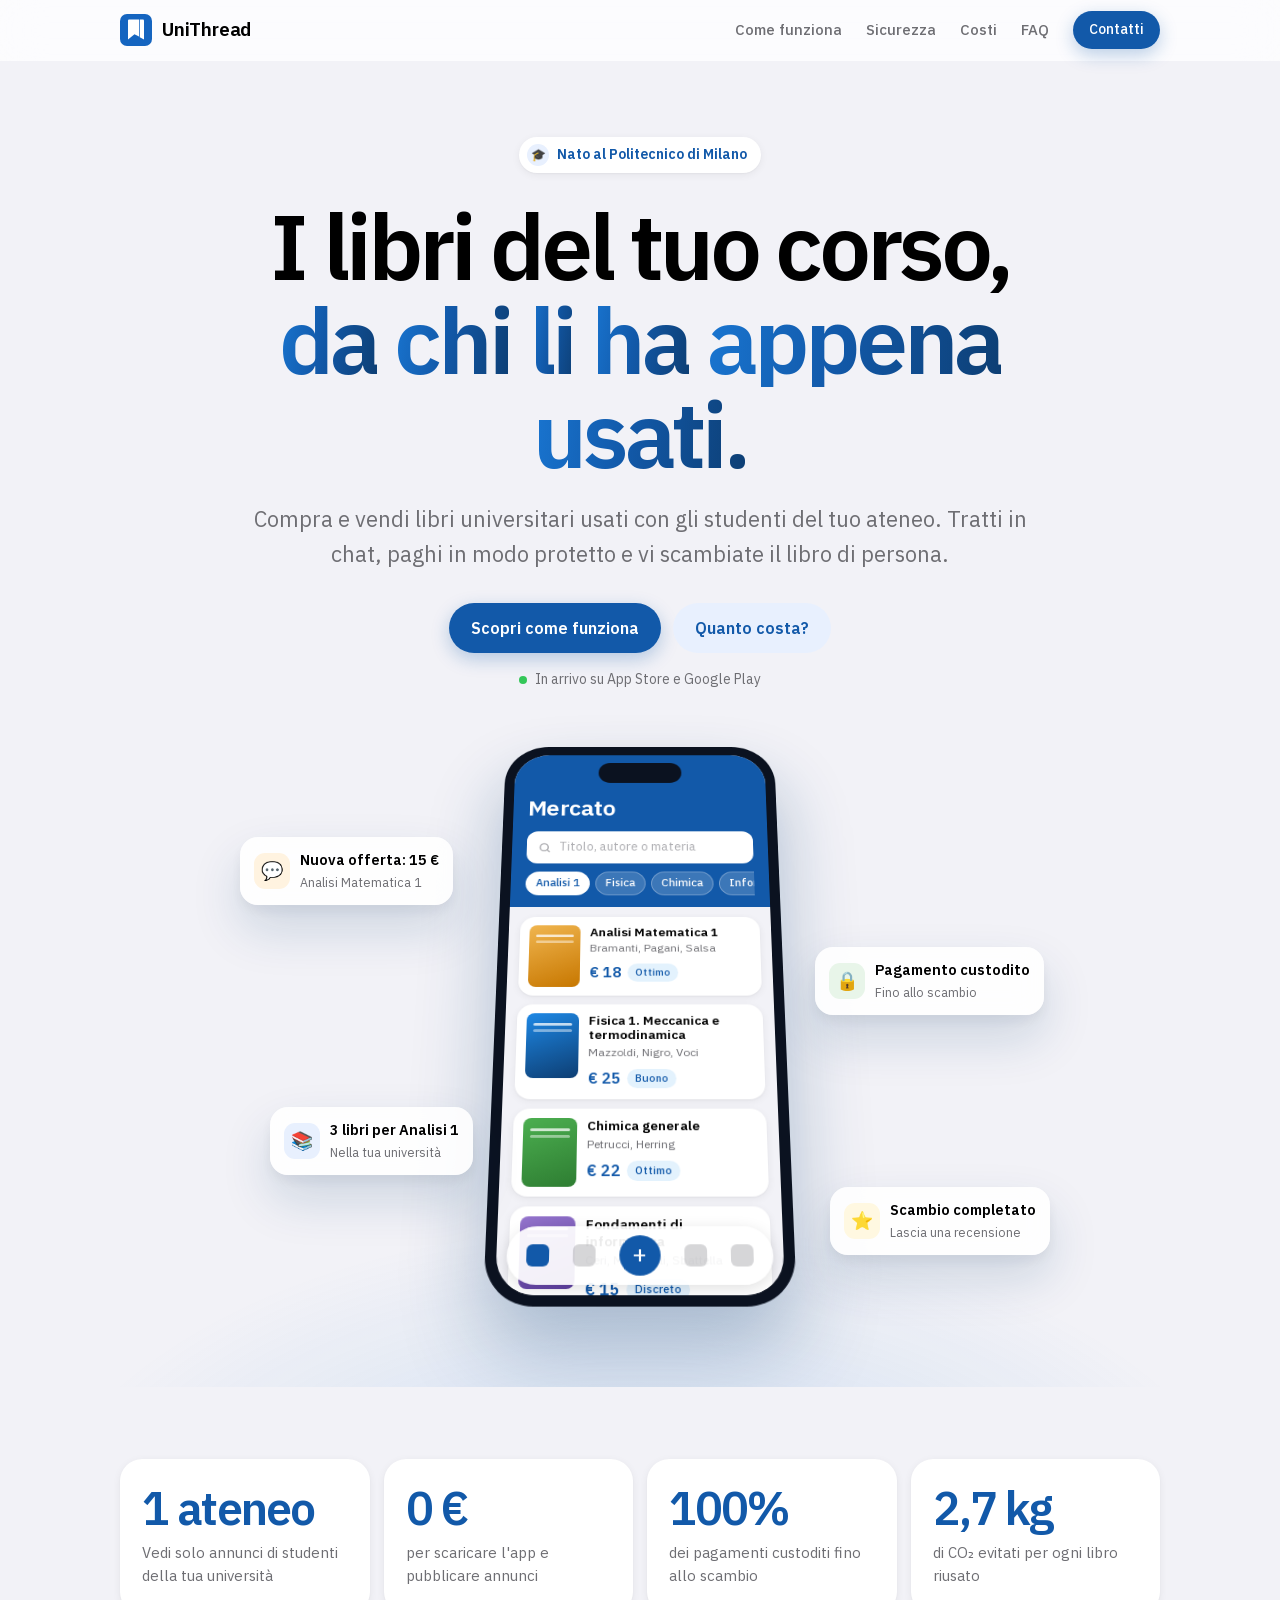
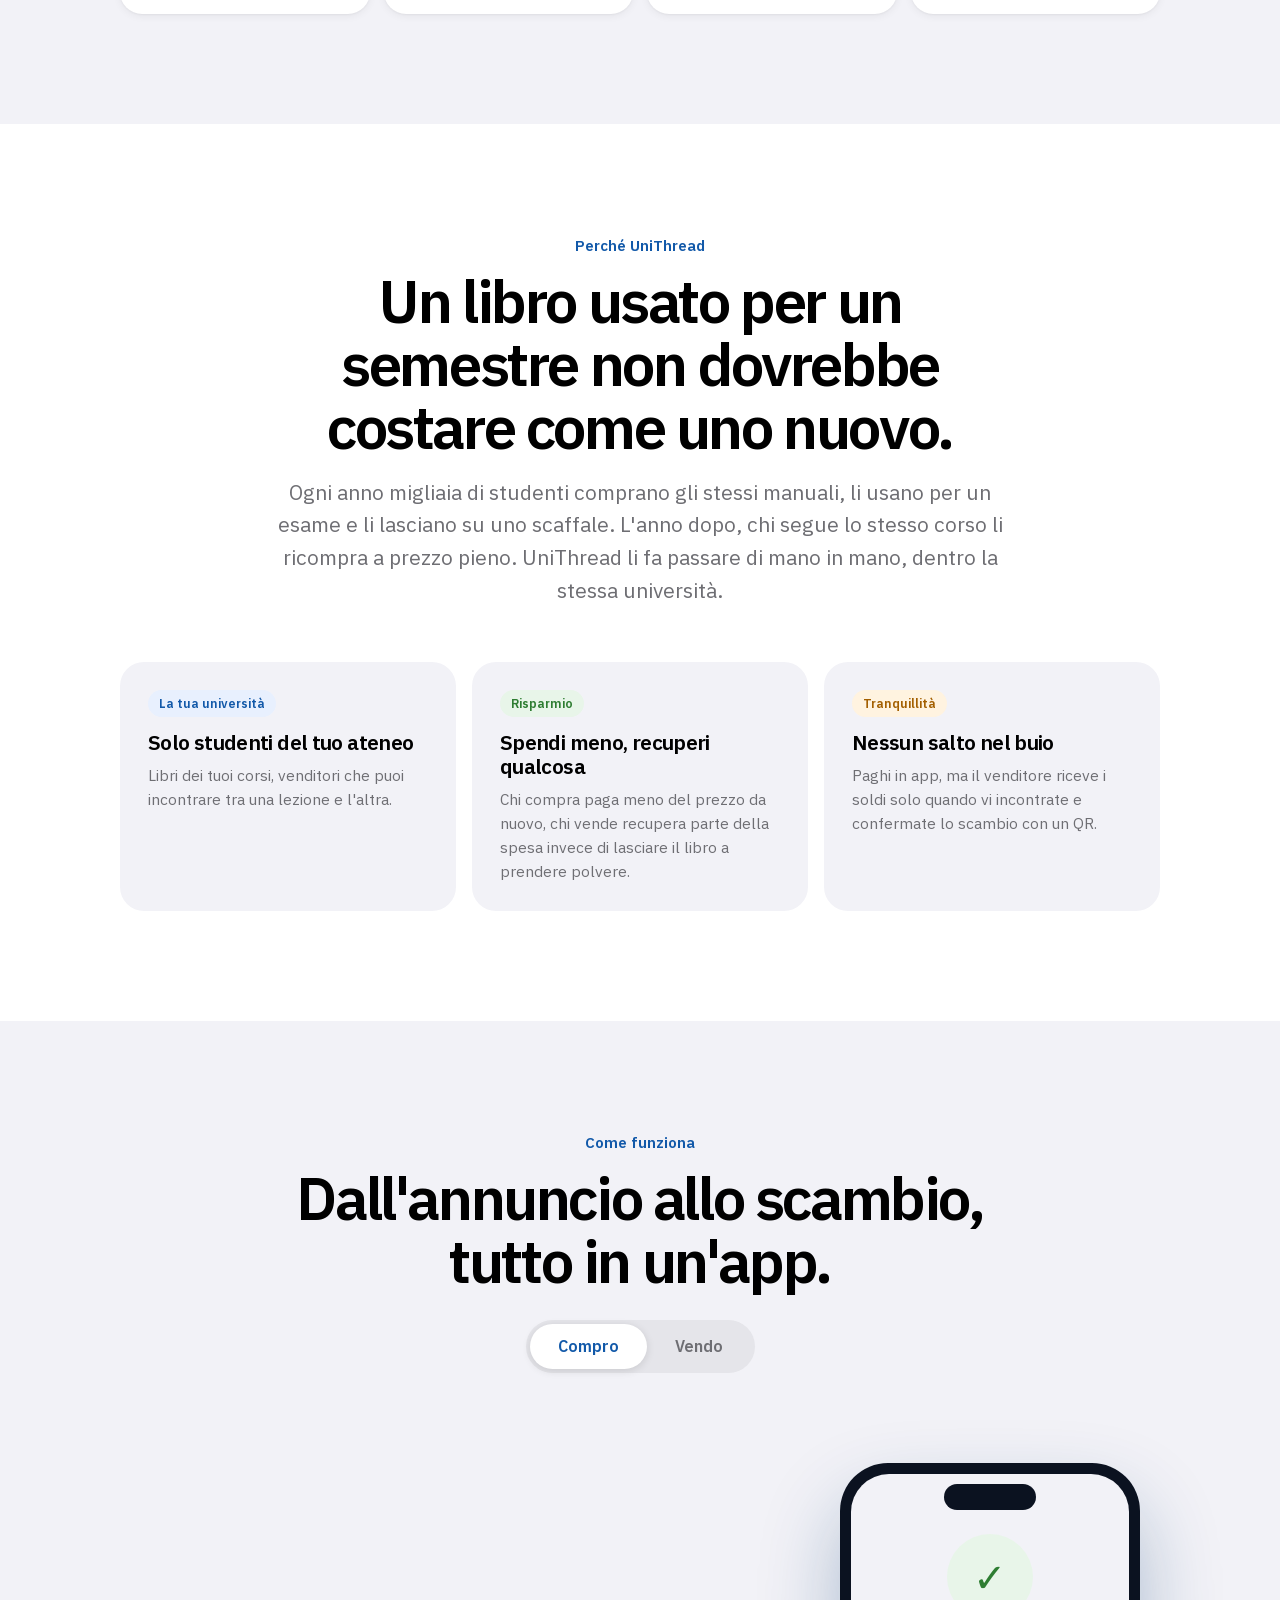
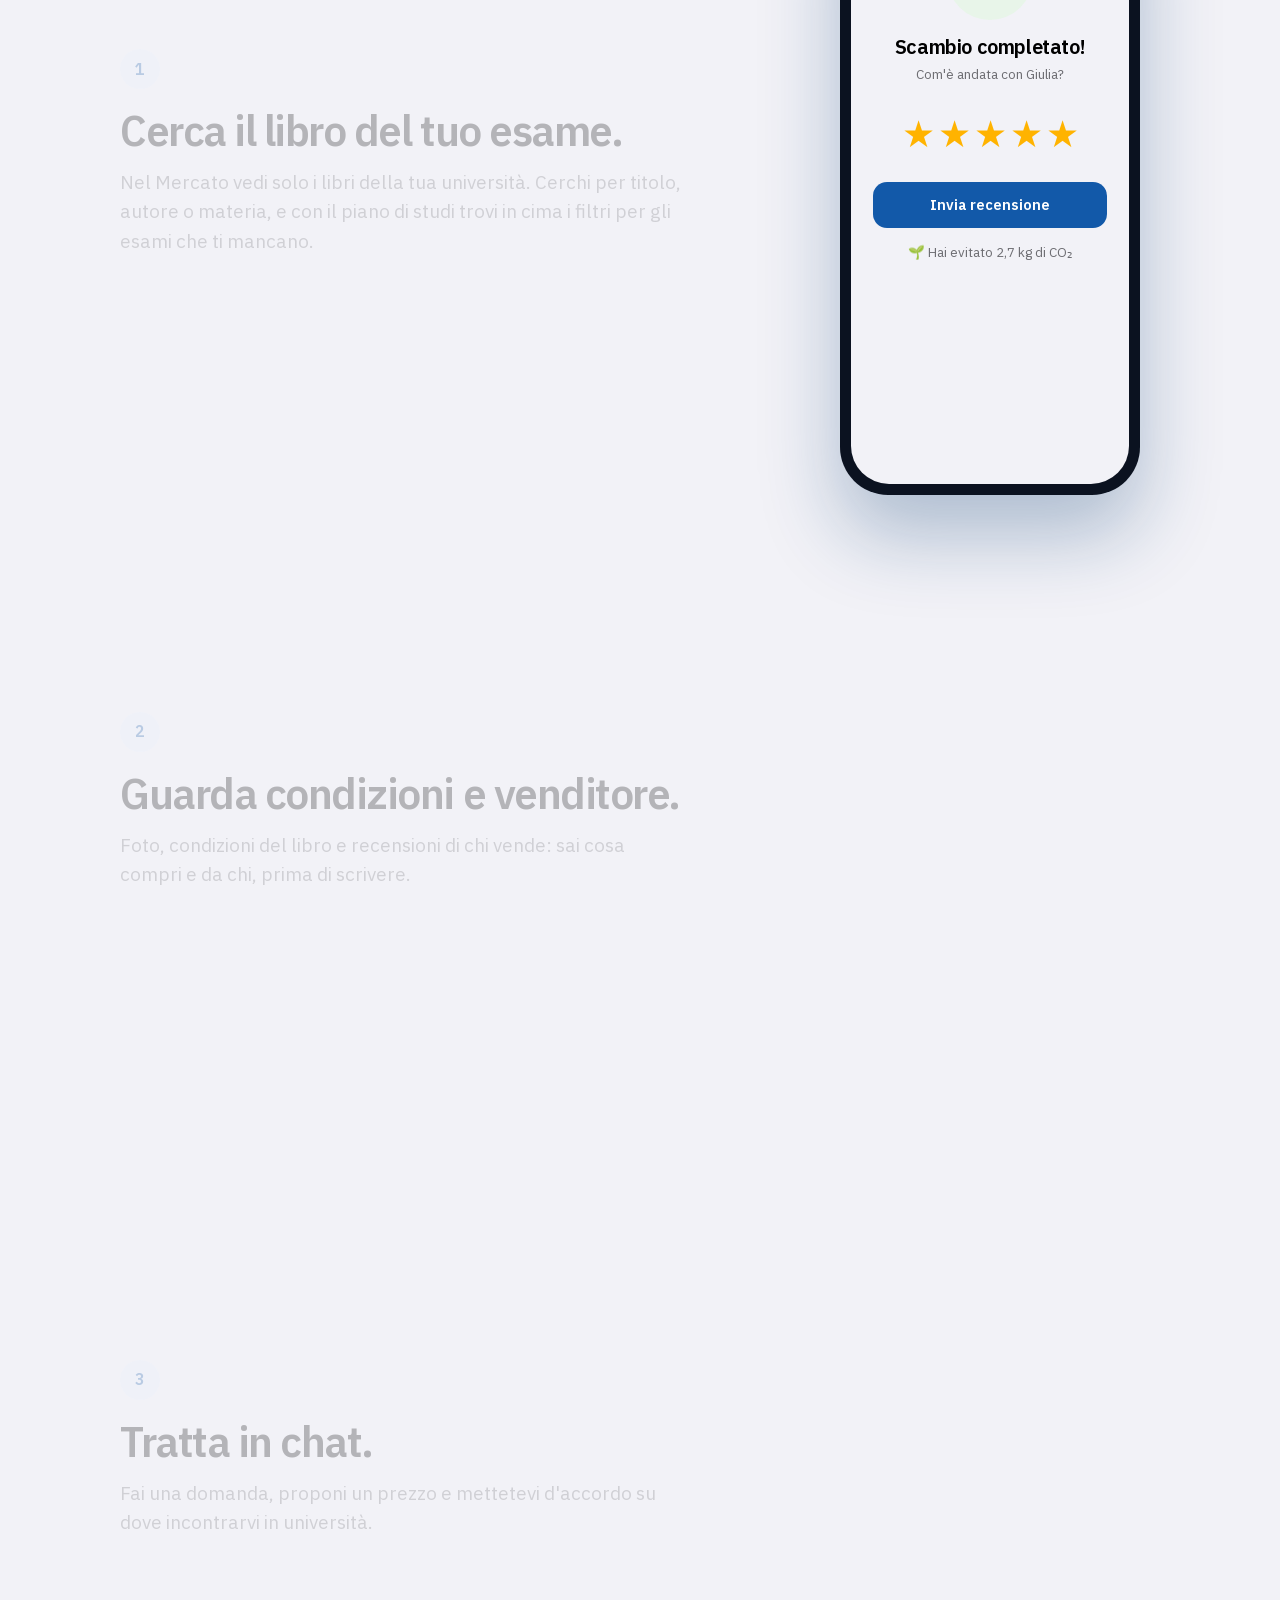
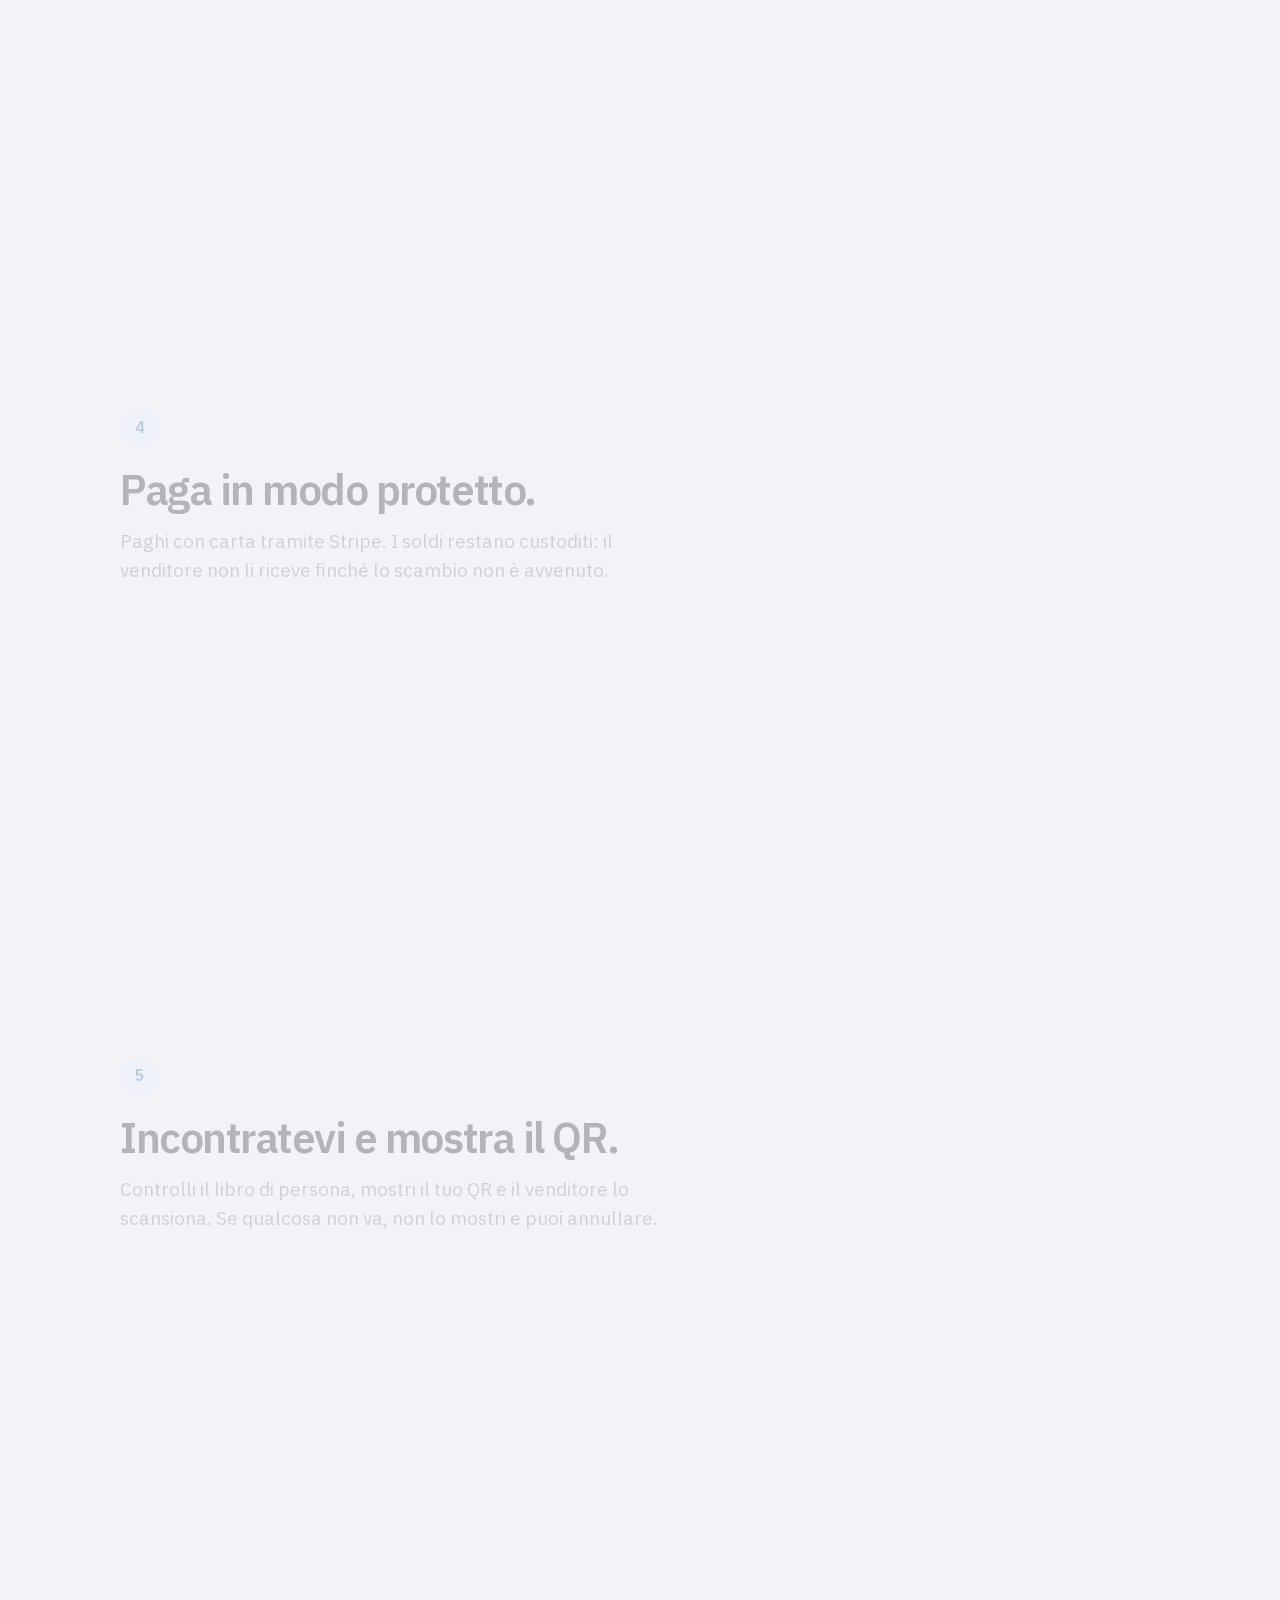
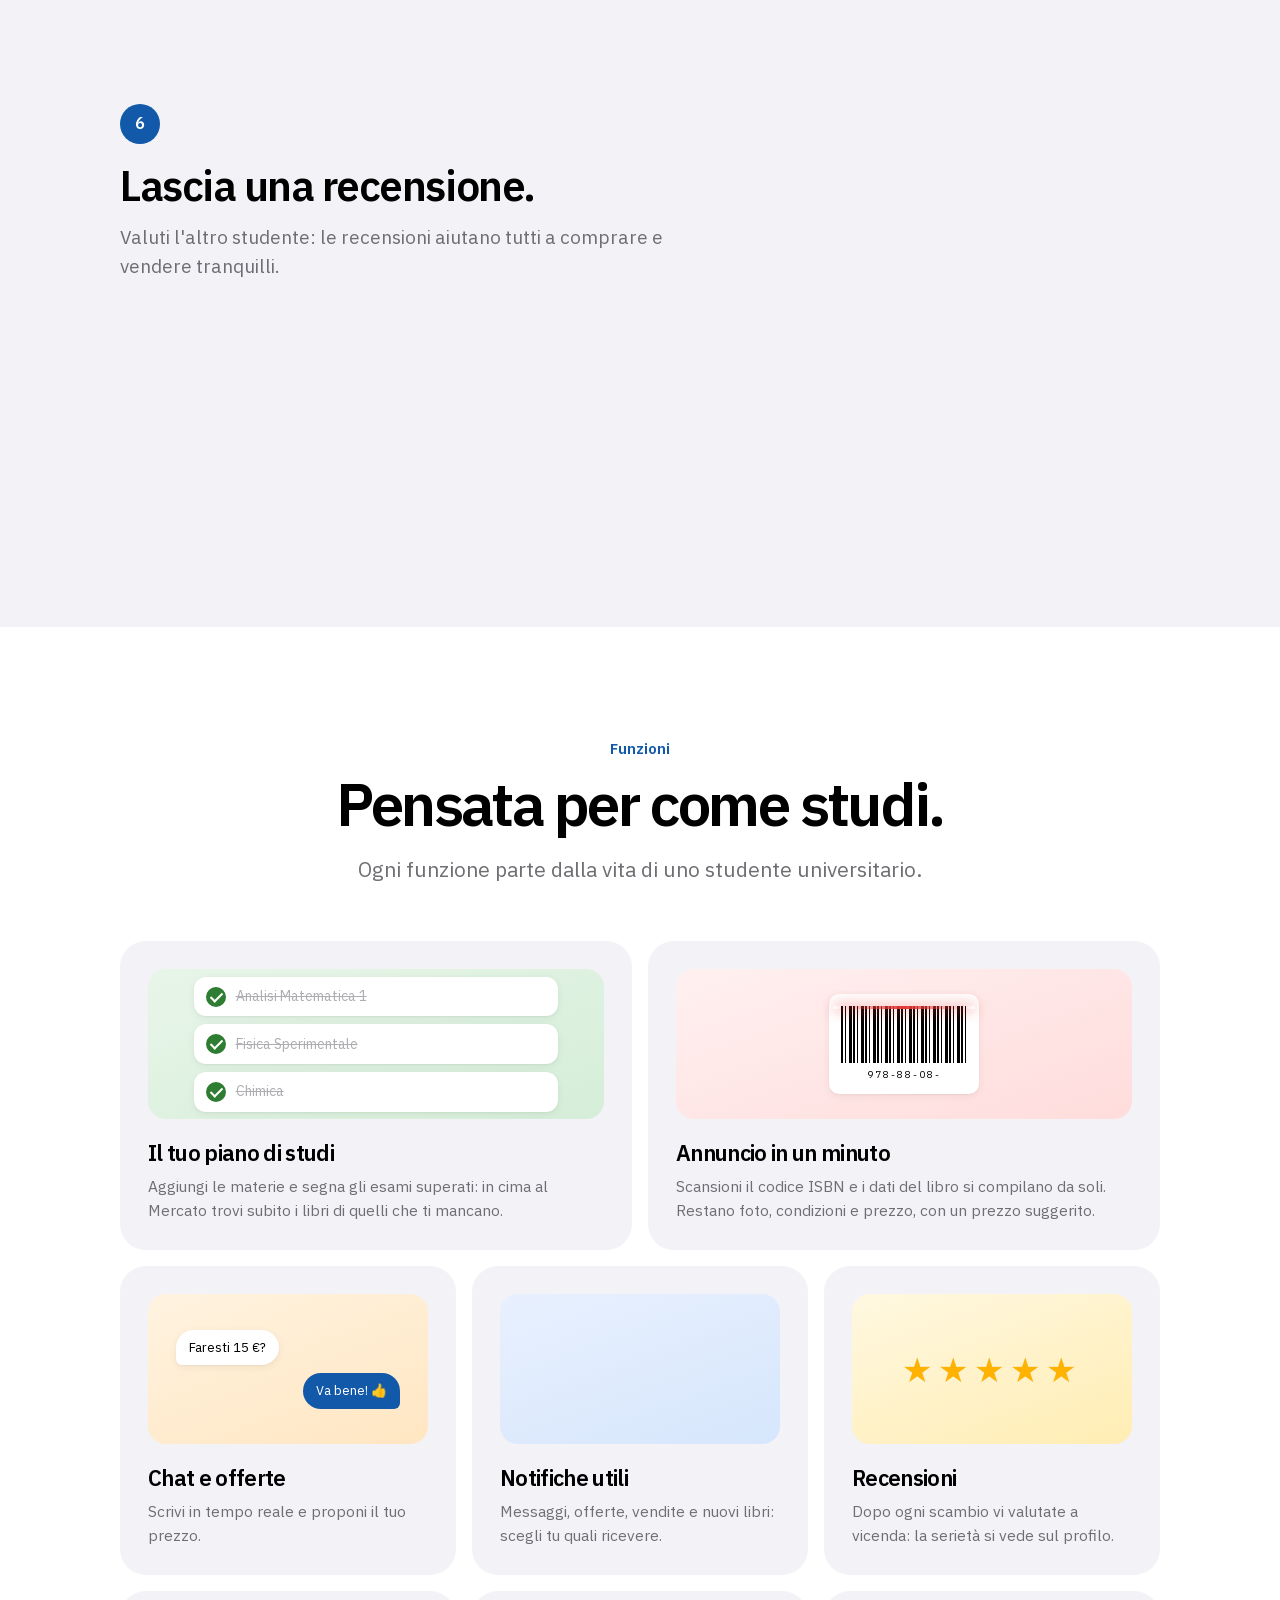
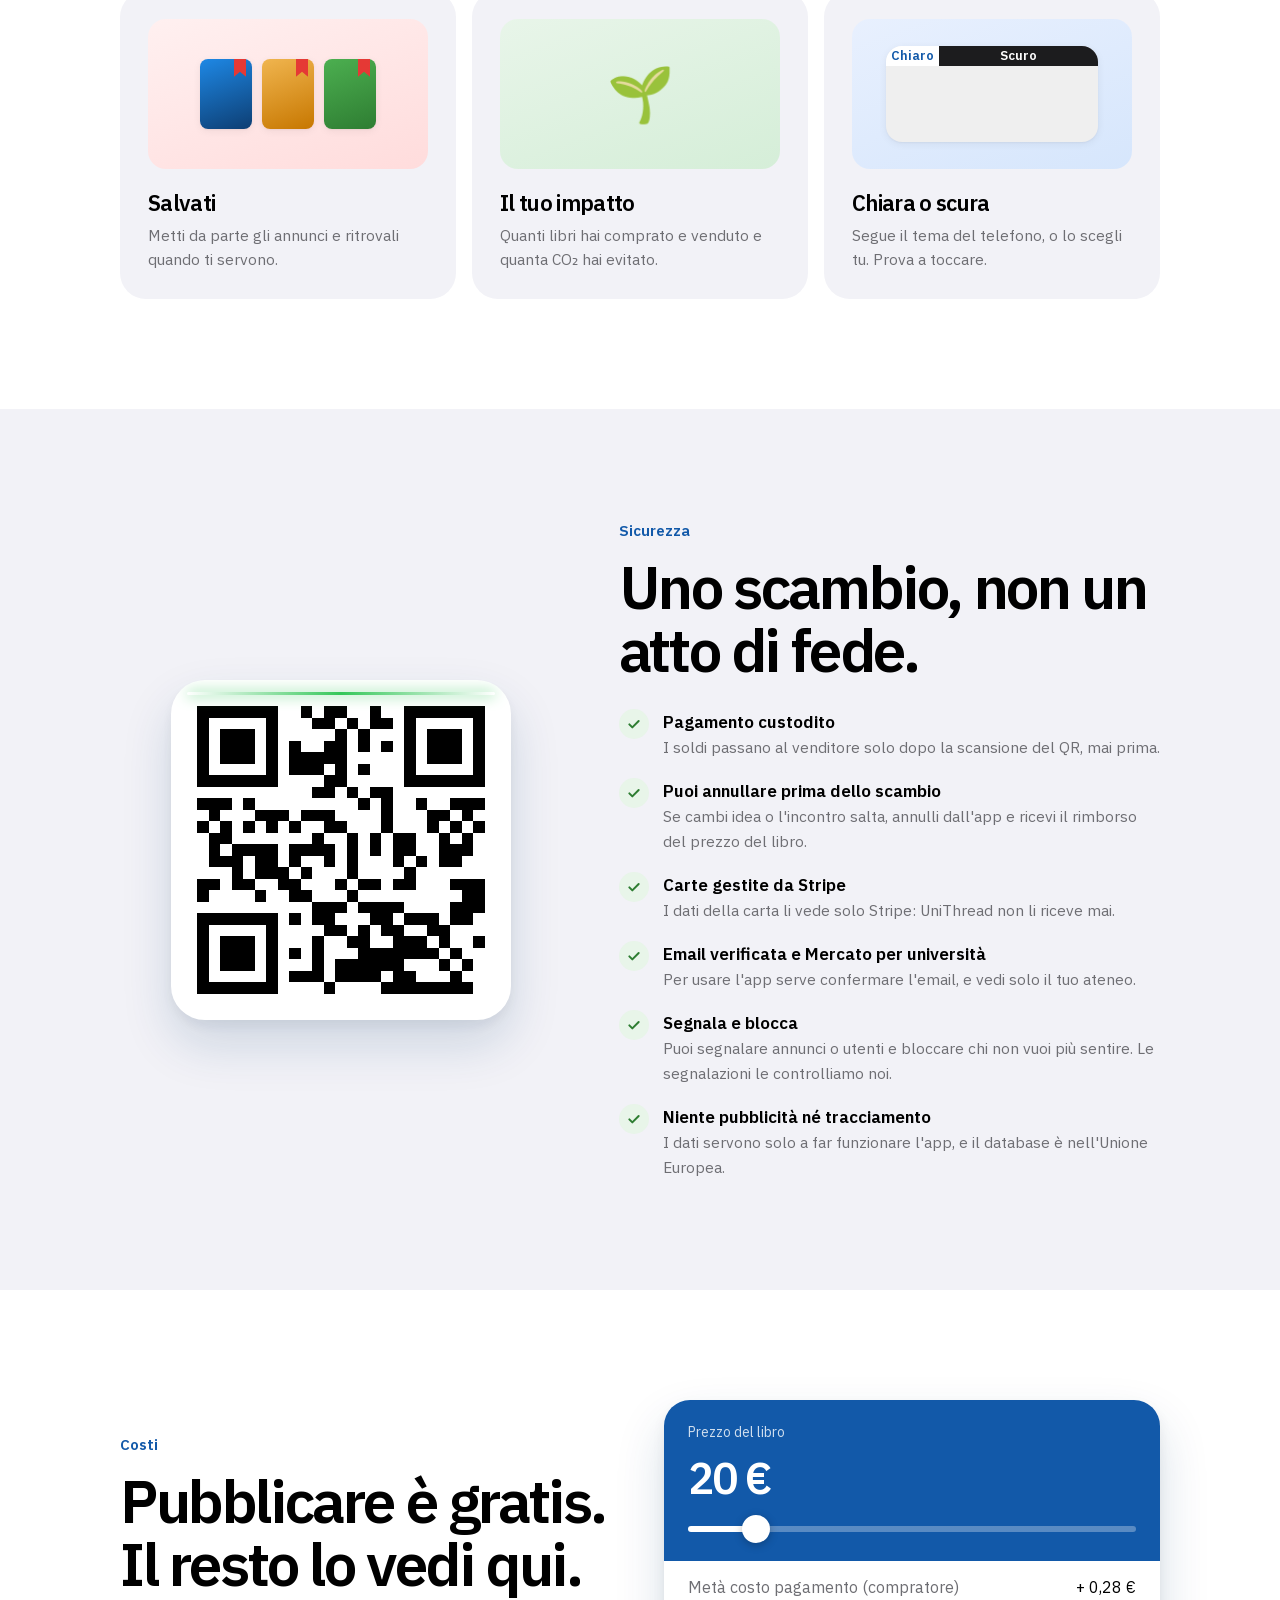
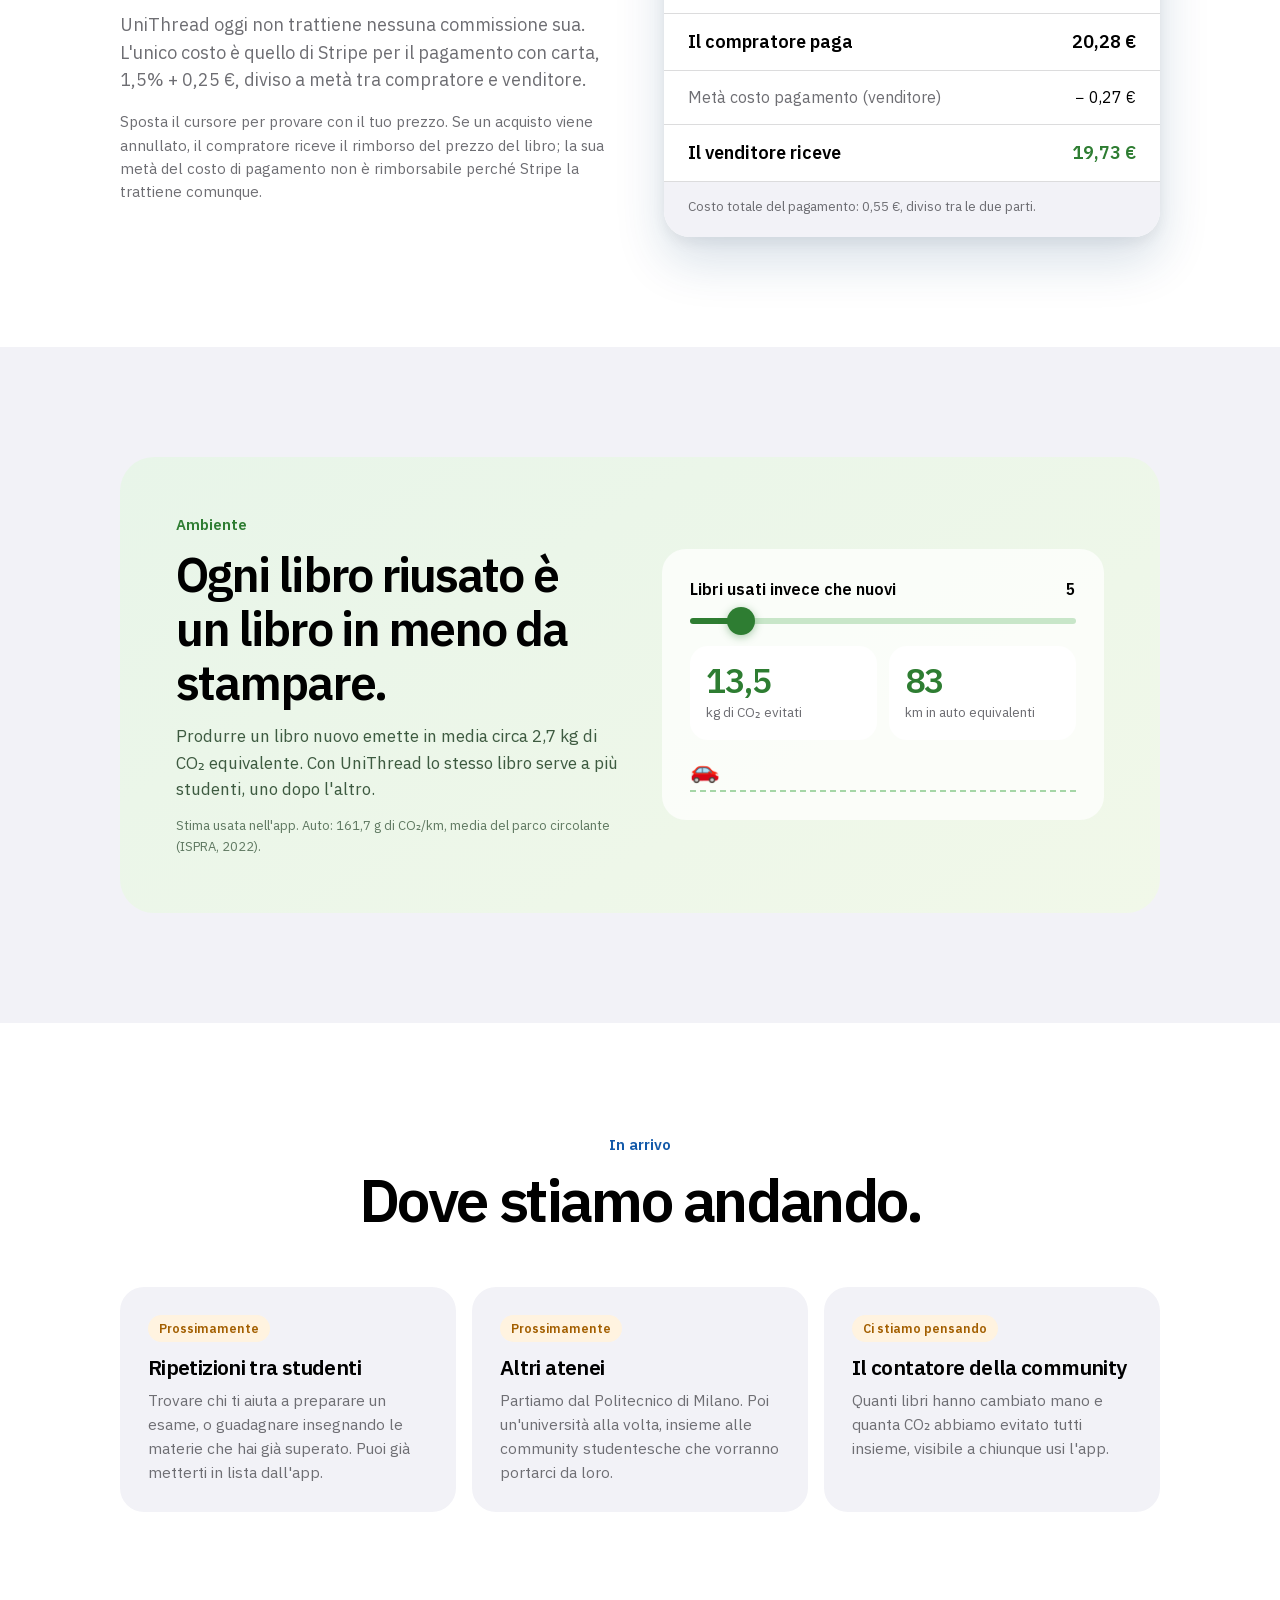
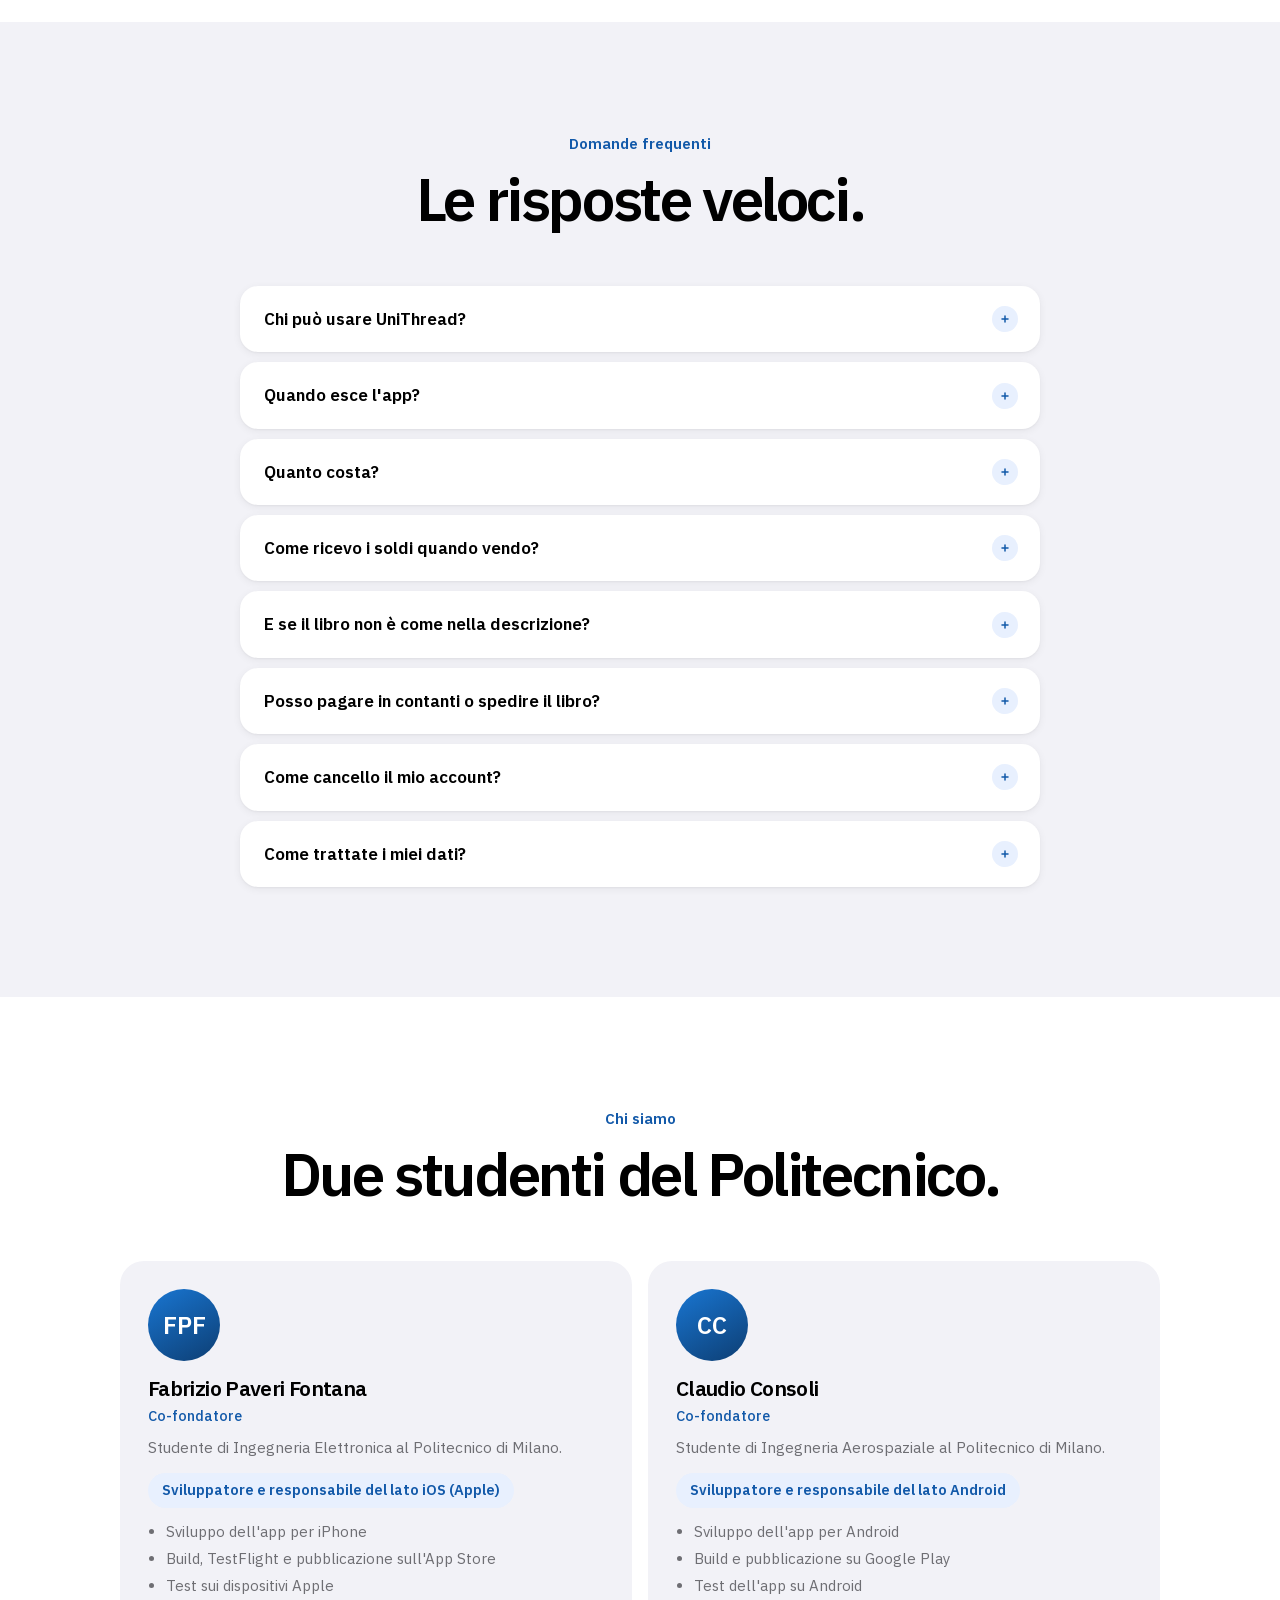
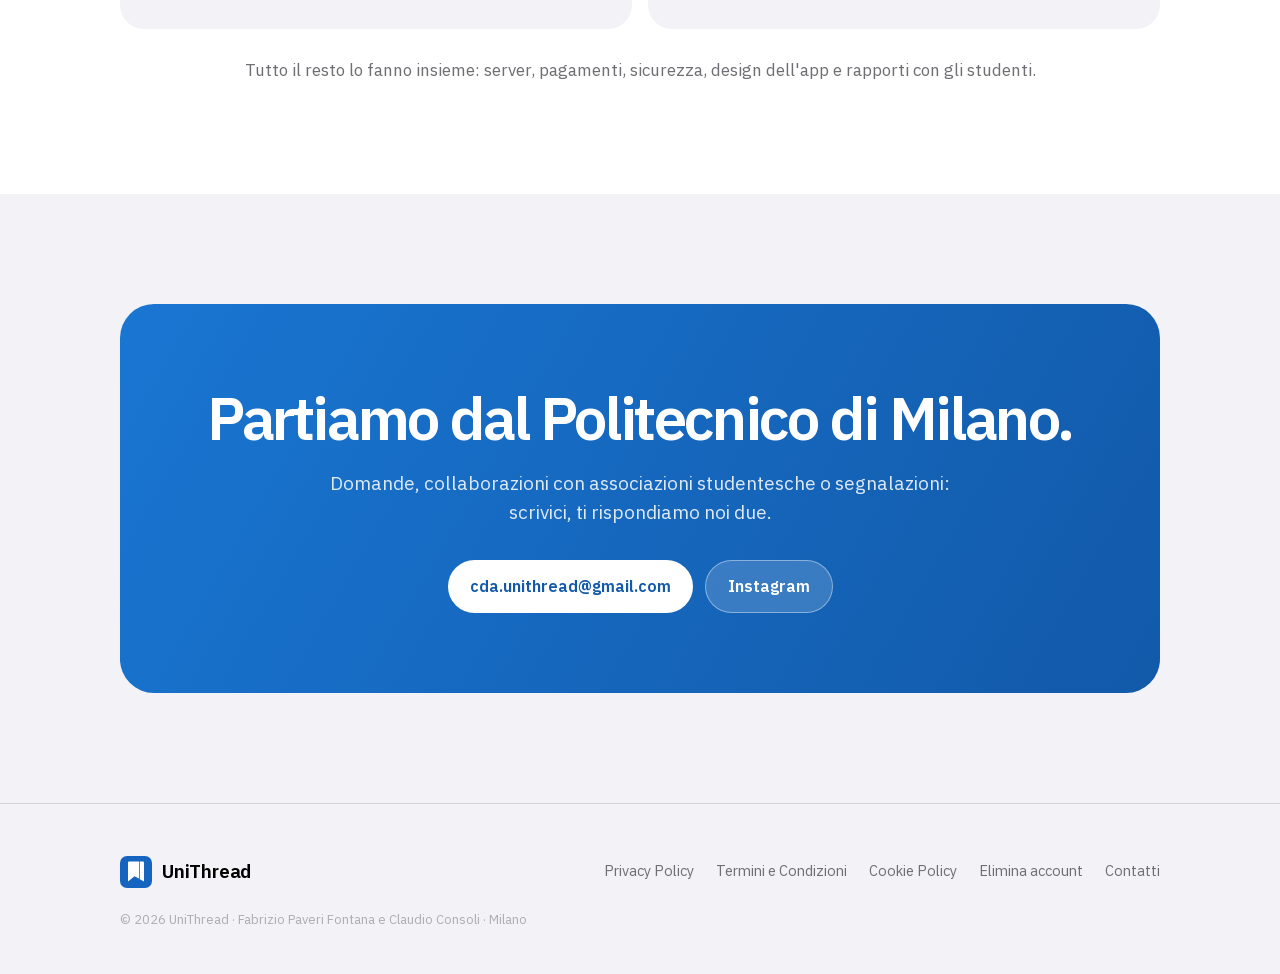
<file: index.html>
<!DOCTYPE html>
<html lang="it">
<head>
<meta charset="UTF-8">
<meta name="viewport" content="width=device-width, initial-scale=1, viewport-fit=cover">
<title>UniThread — Il marketplace dei libri universitari</title>
<meta name="description" content="UniThread è l'app dove gli studenti della stessa università comprano e vendono libri di corso usati: chat, offerte, pagamento protetto e scambio di persona con QR. Si parte dal Politecnico di Milano.">
<meta name="theme-color" content="#1259A9">
<meta property="og:title" content="UniThread — Il marketplace dei libri universitari">
<meta property="og:description" content="Compra e vendi libri di corso usati con gli studenti del tuo ateneo. Pagamento protetto, scambio di persona.">
<meta property="og:type" content="website">
<meta property="og:url" content="https://unithread.it/">
<link rel="icon" href="data:image/svg+xml,%3Csvg xmlns='http://www.w3.org/2000/svg' viewBox='0 0 64 64'%3E%3Crect width='64' height='64' rx='14' fill='%231565C0'/%3E%3Cpath d='M16 13a2 2 0 0 1 2-2h20v34l-9-4.6L16 51z' fill='%23fff'/%3E%3Cpath d='M39.5 11H46a2 2 0 0 1 2 2v38l-8.5-4.4z' fill='%23fff'/%3E%3C/svg%3E">
<link href="fonts/fonts.css?v=2" rel="stylesheet">
<link href="stile/sito.css?v=2" rel="stylesheet">
<link href="stile/home.css?v=3" rel="stylesheet">
</head>
<body>

<div class="progresso" aria-hidden="true"></div>
<header class="nav">
  <div class="wrap">
    <a class="brand" href="#top" aria-label="UniThread, torna in cima">
      <svg viewBox="0 0 64 64" aria-hidden="true"><rect width="64" height="64" rx="14" fill="#1565C0"/><path d="M16 13a2 2 0 0 1 2-2h20v34l-9-4.6L16 51z" fill="#fff"/><path d="M39.5 11H46a2 2 0 0 1 2 2v38l-8.5-4.4z" fill="#fff"/></svg>
      UniThread
    </a>
    <nav class="nav-links" aria-label="Sezioni">
      <a class="opz2" href="#come-funziona">Come funziona</a>
      <a class="opz" href="#sicurezza">Sicurezza</a>
      <a class="opz" href="#costi">Costi</a>
      <a href="#faq">FAQ</a>
      <a class="btn btn-blu" href="#contatti">Contatti</a>
    </nav>
  </div>
</header>

<!-- ============ HERO ============ -->
<div class="hero" id="top">
  <div class="wrap">
    <span class="pill entra"><i>🎓</i> Nato al Politecnico di Milano</span>
    <h1 data-parole>I libri del tuo corso, <span class="grad">da chi li ha appena usati.</span></h1>
    <p class="lede entra" style="animation-delay:.7s">
      Compra e vendi libri universitari usati con gli studenti del tuo ateneo.
      Tratti in chat, paghi in modo protetto e vi scambiate il libro di persona.
    </p>
    <div class="hero-actions entra" style="animation-delay:.85s">
      <a class="btn btn-blu" href="#come-funziona">Scopri come funziona</a>
      <a class="btn btn-chiaro" href="#costi">Quanto costa?</a>
    </div>
    <p class="store-note entra" style="animation-delay:1s"><span class="dot"></span> In arrivo su App Store e Google Play</p>
    <!-- Al lancio: togliere "hidden" dai due blocchi .store-btns e cancellare la riga .store-note qui sopra. -->
    <div class="store-btns entra" style="animation-delay:1s" hidden>
      <a class="btn btn-store" href="https://apps.apple.com/it/app/id6810596502" target="_blank" rel="noopener"><small>Scarica su</small> App Store</a>
      <a class="btn btn-store" href="https://play.google.com/store/apps/details?id=org.unibooks.app" target="_blank" rel="noopener"><small>Disponibile su</small> Google Play</a>
    </div>

    <div class="palco" aria-hidden="true">
      <div class="fluttua f1"><span class="ic" style="background:var(--tinta-arancio)">💬</span><div><b>Nuova offerta: 15 €</b><small>Analisi Matematica 1</small></div></div>
      <div class="fluttua f2"><span class="ic" style="background:var(--tinta-verde)">🔒</span><div><b>Pagamento custodito</b><small>Fino allo scambio</small></div></div>
      <div class="fluttua f3"><span class="ic" style="background:var(--tinta-blu)">📚</span><div><b>3 libri per Analisi 1</b><small>Nella tua università</small></div></div>
      <div class="fluttua f4"><span class="ic" style="background:#FFF8E1">⭐</span><div><b>Scambio completato</b><small>Lascia una recensione</small></div></div>

      <div class="phone" id="telefono-hero">
        <div class="screen">
          <div class="scr attiva">
            <div class="scr-head">
              <div class="t">Mercato</div>
              <div class="scr-search"><svg width="15" height="15" viewBox="0 0 24 24" fill="none" stroke="#AEAEB2" stroke-width="2.5" stroke-linecap="round"><circle cx="11" cy="11" r="7"/><path d="M20 20l-4-4"/></svg>Titolo, autore o materia</div>
              <div class="scr-chips"><span class="on">Analisi 1</span><span>Fisica</span><span>Chimica</span><span>Informatica</span></div>
            </div>
            <div class="scr-body">
              <div class="book"><div class="cover c-oro"></div><div><div class="bt">Analisi Matematica 1</div><div class="ba">Bramanti, Pagani, Salsa</div><div class="riga-pr"><span class="pr">€ 18</span><span class="badge">Ottimo</span></div></div></div>
              <div class="book"><div class="cover c-blu"></div><div><div class="bt">Fisica 1. Meccanica e termodinamica</div><div class="ba">Mazzoldi, Nigro, Voci</div><div class="riga-pr"><span class="pr">€ 25</span><span class="badge">Buono</span></div></div></div>
              <div class="book"><div class="cover c-verde"></div><div><div class="bt">Chimica generale</div><div class="ba">Petrucci, Herring</div><div class="riga-pr"><span class="pr">€ 22</span><span class="badge">Ottimo</span></div></div></div>
              <div class="book"><div class="cover c-viola"></div><div><div class="bt">Fondamenti di informatica</div><div class="ba">Ceri, Mandrioli, Sbattella</div><div class="riga-pr"><span class="pr">€ 15</span><span class="badge">Discreto</span></div></div></div>
            </div>
            <div class="scr-tab"><i class="on"></i><i></i><b>+</b><i></i><i></i></div>
          </div>
        </div>
      </div>
    </div>
  </div>
</div>

<!-- ============ NUMERI ============ -->
<section class="sez" style="padding-top:72px">
  <div class="wrap">
    <div class="numeri">
      <div class="numero rivela"><div class="n" data-conta="1" data-suffisso=" ateneo">0</div><div class="d">Vedi solo annunci di studenti della tua università</div></div>
      <div class="numero rivela" style="--ritardo:.08s"><div class="n" data-conta="0" data-suffisso=" €">0 €</div><div class="d">per scaricare l'app e pubblicare annunci</div></div>
      <div class="numero rivela" style="--ritardo:.16s"><div class="n" data-conta="100" data-suffisso="%">0%</div><div class="d">dei pagamenti custoditi fino allo scambio</div></div>
      <div class="numero rivela" style="--ritardo:.24s"><div class="n" data-conta="2.7" data-decimali="1" data-suffisso=" kg">0 kg</div><div class="d">di CO₂ evitati per ogni libro riusato</div></div>
    </div>
  </div>
</section>

<!-- ============ PERCHÉ ============ -->
<section class="sez bianca" id="perche">
  <div class="wrap">
    <div class="sez-head rivela">
      <div class="kicker">Perché UniThread</div>
      <h2>Un libro usato per un semestre non dovrebbe costare come uno nuovo.</h2>
      <p>Ogni anno migliaia di studenti comprano gli stessi manuali, li usano per un esame e li lasciano su uno scaffale. L'anno dopo, chi segue lo stesso corso li ricompra a prezzo pieno. UniThread li fa passare di mano in mano, dentro la stessa università.</p>
    </div>
    <div class="tre">
      <div class="card rivela"><div class="presto" style="background:var(--tinta-blu);color:var(--primary)">La tua università</div><h3>Solo studenti del tuo ateneo</h3><p>Libri dei tuoi corsi, venditori che puoi incontrare tra una lezione e l'altra.</p></div>
      <div class="card rivela" style="--ritardo:.1s"><div class="presto" style="background:var(--tinta-verde);color:var(--verde)">Risparmio</div><h3>Spendi meno, recuperi qualcosa</h3><p>Chi compra paga meno del prezzo da nuovo, chi vende recupera parte della spesa invece di lasciare il libro a prendere polvere.</p></div>
      <div class="card rivela" style="--ritardo:.2s"><div class="presto">Tranquillità</div><h3>Nessun salto nel buio</h3><p>Paghi in app, ma il venditore riceve i soldi solo quando vi incontrate e confermate lo scambio con un QR.</p></div>
    </div>
  </div>
</section>

<!-- ============ COME FUNZIONA (racconto) ============ -->
<section class="sez" id="come-funziona">
  <div class="wrap">
    <div class="sez-head rivela">
      <div class="kicker">Come funziona</div>
      <h2>Dall'annuncio allo scambio, tutto in un'app.</h2>
      <div class="segmentato" role="tablist" aria-label="Scegli il percorso">
        <span class="cursore" aria-hidden="true"></span>
        <button role="tab" aria-selected="true" data-flusso="compra">Compro</button>
        <button role="tab" aria-selected="false" data-flusso="vendi">Vendo</button>
      </div>
    </div>

    <div class="racconto">
      <div>
        <div class="flusso" data-flusso="compra">
          <div class="passo" data-scr="mercato"><span class="n">1</span><h3>Cerca il libro del tuo esame.</h3><p>Nel Mercato vedi solo i libri della tua università. Cerchi per titolo, autore o materia, e con il piano di studi trovi in cima i filtri per gli esami che ti mancano.</p><div class="shot"></div></div>
          <div class="passo" data-scr="libro"><span class="n">2</span><h3>Guarda condizioni e venditore.</h3><p>Foto, condizioni del libro e recensioni di chi vende: sai cosa compri e da chi, prima di scrivere.</p><div class="shot"></div></div>
          <div class="passo" data-scr="chat"><span class="n">3</span><h3>Tratta in chat.</h3><p>Fai una domanda, proponi un prezzo e mettetevi d'accordo su dove incontrarvi in università.</p><div class="shot"></div></div>
          <div class="passo" data-scr="paga"><span class="n">4</span><h3>Paga in modo protetto.</h3><p>Paghi con carta tramite Stripe. I soldi restano custoditi: il venditore non li riceve finché lo scambio non è avvenuto.</p><div class="shot"></div></div>
          <div class="passo" data-scr="qr"><span class="n">5</span><h3>Incontratevi e mostra il QR.</h3><p>Controlli il libro di persona, mostri il tuo QR e il venditore lo scansiona. Se qualcosa non va, non lo mostri e puoi annullare.</p><div class="shot"></div></div>
          <div class="passo" data-scr="recensione"><span class="n">6</span><h3>Lascia una recensione.</h3><p>Valuti l'altro studente: le recensioni aiutano tutti a comprare e vendere tranquilli.</p><div class="shot"></div></div>
        </div>
        <div class="flusso" data-flusso="vendi" hidden>
          <div class="passo" data-scr="isbn"><span class="n">1</span><h3>Scansiona il codice ISBN.</h3><p>Tocca il +, inquadra il codice a barre sul retro e titolo, autori ed editore si compilano da soli.</p><div class="shot"></div></div>
          <div class="passo" data-scr="pubblica"><span class="n">2</span><h3>Foto, condizioni, prezzo.</h3><p>Scegli tra Ottimo, Buono, Discreto o Usurato: l'app ti suggerisce un prezzo in base al libro e agli altri annunci. Poi decidi tu.</p><div class="shot"></div></div>
          <div class="passo" data-scr="offerta"><span class="n">3</span><h3>Ricevi offerte e messaggi.</h3><p>Ti arriva una notifica: accetti, rifiuti o rispondi in chat. Per incassare attivi i pagamenti una volta, con un modulo Stripe di pochi minuti e il tuo IBAN.</p><div class="shot"></div></div>
          <div class="passo" data-scr="scansiona"><span class="n">4</span><h3>Scansiona e incassa.</h3><p>All'incontro scansioni il QR del compratore: lo scambio è confermato e il pagamento parte verso il tuo conto.</p><div class="shot"></div></div>
        </div>
      </div>

      <div class="racconto-telefono" aria-hidden="true">
        <div class="phone" id="telefono-racconto">
          <div class="screen">
            <!-- Mercato -->
            <div class="scr attiva" data-id="mercato">
              <div class="scr-head">
                <div class="t">Mercato</div>
                <div class="scr-search"><svg width="15" height="15" viewBox="0 0 24 24" fill="none" stroke="#AEAEB2" stroke-width="2.5" stroke-linecap="round"><circle cx="11" cy="11" r="7"/><path d="M20 20l-4-4"/></svg>analisi</div>
                <div class="scr-chips"><span class="on">Da superare</span><span>Analisi 1</span><span>Fisica</span></div>
              </div>
              <div class="scr-body">
                <div class="book"><div class="cover c-oro"></div><div><div class="bt">Analisi Matematica 1</div><div class="ba">Bramanti, Pagani, Salsa</div><div class="riga-pr"><span class="pr">€ 18</span><span class="badge">Ottimo</span></div></div></div>
                <div class="book"><div class="cover c-blu"></div><div><div class="bt">Esercitazioni di Analisi 1</div><div class="ba">Marcellini, Sbordone</div><div class="riga-pr"><span class="pr">€ 12</span><span class="badge">Buono</span></div></div></div>
                <div class="book"><div class="cover c-verde"></div><div><div class="bt">Analisi Matematica 2</div><div class="ba">Bramanti, Pagani, Salsa</div><div class="riga-pr"><span class="pr">€ 20</span><span class="badge">Ottimo</span></div></div></div>
              </div>
              <div class="scr-tab"><i class="on"></i><i></i><b>+</b><i></i><i></i></div>
            </div>
            <!-- Dettaglio -->
            <div class="scr" data-id="libro">
              <div class="scr-head piccola"><span class="indietro">‹</span><span class="t">Dettagli</span></div>
              <div style="padding-top:12px"><div class="det-cover c-oro"></div></div>
              <div class="det">
                <h4>Analisi Matematica 1</h4>
                <div class="ba">Bramanti, Pagani, Salsa · Zanichelli</div>
                <div class="riga-pr"><span class="pr" style="font-size:24px">€ 18</span><span class="badge">Ottimo</span></div>
                <div class="vend"><span class="av">G</span><div><b>Giulia</b><div class="stelle">★★★★★ <span style="color:var(--text-2);letter-spacing:0">(12)</span></div></div></div>
                <span class="bt-scr bt-pieno">Contatta il venditore</span>
                <span class="bt-scr bt-tenue">Fai un'offerta</span>
              </div>
            </div>
            <!-- Chat -->
            <div class="scr" data-id="chat">
              <div class="scr-head piccola"><span class="indietro">‹</span><span class="t">Giulia</span></div>
              <div class="chat">
                <div class="bolla io">Ciao! L'Analisi 1 è ancora disponibile?</div>
                <div class="bolla lei">Sì! Pochissime sottolineature, a matita 🙂</div>
                <div class="offerta"><small style="color:var(--text-2)">La tua offerta</small><div class="ov">€ 15</div><span class="stato-ok">✓ Accettata</span></div>
                <div class="bolla lei">Domani alle 12 al Trifoglio?</div>
                <div class="scrive"><span></span><span></span><span></span></div>
              </div>
            </div>
            <!-- Pagamento -->
            <div class="scr" data-id="paga">
              <div class="scr-head piccola"><span class="indietro">‹</span><span class="t">Acquisto</span></div>
              <div class="scr-body"><div class="book"><div class="cover c-oro"></div><div><div class="bt">Analisi Matematica 1</div><div class="ba">da Giulia</div><div class="riga-pr"><span class="pr">€ 15</span></div></div></div></div>
              <div class="foglio-pag">
                <div class="maniglia"></div>
                <div class="r-pag"><span>Prezzo concordato</span><span>15,00 €</span></div>
                <div class="r-pag"><span>Costo del pagamento</span><span>0,24 €</span></div>
                <div class="r-pag tot"><span>Totale</span><span>15,24 €</span></div>
                <div class="carta"><i></i>•••• 4242</div>
                <span class="bt-scr bt-pieno">Paga 15,24 €</span>
                <div class="scudo">🔒 Custodito fino allo scambio di persona</div>
              </div>
            </div>
            <!-- QR -->
            <div class="scr" data-id="qr">
              <div class="scr-head piccola"><span class="indietro">‹</span><span class="t">Transazione</span></div>
              <div class="qr-box"><svg class="qr" viewBox="0 0 25 25" shape-rendering="crispEdges"></svg><span class="linea-scan"></span></div>
              <div class="qr-testo"><b>Mostra questo codice</b>Il venditore lo scansiona quando vi incontrate: solo allora riceve il pagamento.</div>
            </div>
            <!-- Recensione -->
            <div class="scr" data-id="recensione">
              <div class="festa">
                <div class="cerchio">✓</div>
                <h4>Scambio completato!</h4>
                <p>Com'è andata con Giulia?</p>
                <div class="stelle-grandi"><span>★</span><span>★</span><span>★</span><span>★</span><span>★</span></div>
                <span class="bt-scr bt-pieno">Invia recensione</span>
                <p style="margin-top:14px">🌱 Hai evitato 2,7 kg di CO₂</p>
              </div>
            </div>
            <!-- ISBN -->
            <div class="scr" data-id="isbn">
              <div class="cam"></div>
              <div class="mirino"><div class="barcode"><div class="barre"></div><small>9788808</small></div><span class="linea-scan rossa"></span></div>
              <div class="cam-testo">Inquadra il codice ISBN</div>
              <div class="toast"><span class="ic" style="background:var(--tinta-blu);color:var(--primary)">✓</span><div><b>Libro trovato</b>Analisi Matematica 1 · Zanichelli</div></div>
            </div>
            <!-- Pubblica -->
            <div class="scr" data-id="pubblica">
              <div class="scr-head piccola"><span class="t" style="margin-left:4px">Vendi un libro</span></div>
              <div class="scr-body">
                <div class="foto-riga"><span class="c-oro"></span><span class="c-oro" style="filter:brightness(.9)"></span><span class="add">+</span></div>
                <div class="campo"><small>Titolo</small>Analisi Matematica 1</div>
                <div class="campo"><small>Autori</small>Bramanti, Pagani, Salsa</div>
                <div class="segmenti"><span class="on">Ottimo</span><span>Buono</span><span>Discreto</span><span>Usurato</span></div>
                <div class="suggerito">Prezzo suggerito: <b>€ 18</b><br>Lo stesso libro su UniThread: €15–€20</div>
                <span class="bt-scr bt-pieno" style="margin-top:0">Pubblica</span>
              </div>
            </div>
            <!-- Offerta ricevuta -->
            <div class="scr" data-id="offerta">
              <div class="scr-head piccola"><span class="indietro">‹</span><span class="t">Luca</span></div>
              <div class="notifica"><svg class="logo-mini" viewBox="0 0 64 64"><rect width="64" height="64" rx="14" fill="#1565C0"/><path d="M16 13a2 2 0 0 1 2-2h20v34l-9-4.6L16 51z" fill="#fff"/><path d="M39.5 11H46a2 2 0 0 1 2 2v38l-8.5-4.4z" fill="#fff"/></svg><div><b>Nuova offerta: 15 €</b>Luca vuole il tuo Analisi Matematica 1</div></div>
              <div class="chat" style="padding-top:2px">
                <div class="bolla lei">Ciao! Faresti 15 €?</div>
                <div class="offerta" style="align-self:flex-start"><small style="color:var(--text-2)">Offerta ricevuta</small><div class="ov">€ 15</div><div class="azioni"><span style="background:var(--tinta-rossa);color:var(--rosso)">Rifiuta</span><span style="background:var(--primary);color:#fff">Accetta</span></div></div>
              </div>
            </div>
            <!-- Scansiona QR -->
            <div class="scr" data-id="scansiona">
              <div class="cam"></div>
              <div class="mirino"><div class="qr-mirino"><svg class="qr" viewBox="0 0 25 25" shape-rendering="crispEdges"></svg></div><span class="linea-scan"></span></div>
              <div class="cam-testo">Scansiona il QR del compratore</div>
              <div class="toast"><span class="ic">€</span><div><b>Scambio confermato</b>14,76 € in arrivo sul tuo conto</div></div>
            </div>
          </div>
        </div>
      </div>
    </div>
  </div>
</section>

<!-- ============ FUNZIONI (bento) ============ -->
<section class="sez bianca" id="funzioni">
  <div class="wrap">
    <div class="sez-head rivela">
      <div class="kicker">Funzioni</div>
      <h2>Pensata per come studi.</h2>
      <p>Ogni funzione parte dalla vita di uno studente universitario.</p>
    </div>
    <div class="bento">
      <div class="tile t3 rivela inclina">
        <div class="illu illu-verde"><div class="piano" id="piano">
          <div class="fatto"><i></i><span>Analisi Matematica 1</span></div>
          <div><i></i><span>Fisica Sperimentale</span><em>3 libri</em></div>
          <div><i></i><span>Chimica</span><em>5 libri</em></div>
        </div></div>
        <h3>Il tuo piano di studi</h3>
        <p>Aggiungi le materie e segna gli esami superati: in cima al Mercato trovi subito i libri di quelli che ti mancano.</p>
      </div>
      <div class="tile t3 rivela inclina" style="--ritardo:.1s">
        <div class="illu illu-rossa"><div class="isbn"><div class="barre"></div><small>978-88-08-</small><span class="linea-scan rossa"></span></div></div>
        <h3>Annuncio in un minuto</h3>
        <p>Scansioni il codice ISBN e i dati del libro si compilano da soli. Restano foto, condizioni e prezzo, con un prezzo suggerito.</p>
      </div>
      <div class="tile t2 rivela inclina">
        <div class="illu illu-arancio"><div class="bolle-tile"><div class="bolla lei">Faresti 15 €?</div><div class="bolla io">Va bene! 👍</div></div></div>
        <h3>Chat e offerte</h3>
        <p>Scrivi in tempo reale e proponi il tuo prezzo.</p>
      </div>
      <div class="tile t2 rivela inclina" style="--ritardo:.1s">
        <div class="illu illu-blu"><div class="pila">
          <div><i style="background:var(--primary)"></i><span><b>Nuovo messaggio</b>Giulia: ci vediamo alle 12?</span></div>
          <div><i style="background:#34C759"></i><span><b>Libro venduto</b>Fisica 1 · 25 €</span></div>
          <div><i style="background:#FF9500"></i><span><b>Nuovi libri</b>3 annunci nella tua università</span></div>
        </div></div>
        <h3>Notifiche utili</h3>
        <p>Messaggi, offerte, vendite e nuovi libri: scegli tu quali ricevere.</p>
      </div>
      <div class="tile t2 rivela inclina" style="--ritardo:.2s">
        <div class="illu illu-oro"><div class="stelle-tile">★★★★★</div></div>
        <h3>Recensioni</h3>
        <p>Dopo ogni scambio vi valutate a vicenda: la serietà si vede sul profilo.</p>
      </div>
      <div class="tile t2 mezza rivela inclina">
        <div class="illu illu-rossa"><div class="salvati"><span class="c-blu"></span><span class="c-oro"></span><span class="c-verde"></span></div></div>
        <h3>Salvati</h3>
        <p>Metti da parte gli annunci e ritrovali quando ti servono.</p>
      </div>
      <div class="tile t2 mezza rivela inclina" style="--ritardo:.1s">
        <div class="illu illu-verde"><span class="germoglio">🌱</span></div>
        <h3>Il tuo impatto</h3>
        <p>Quanti libri hai comprato e venduto e quanta CO₂ hai evitato.</p>
      </div>
      <div class="tile t2 rivela inclina" style="--ritardo:.2s">
        <div class="illu illu-blu"><button class="tema-switch" data-tema="chiaro" aria-label="Cambia tema dell'esempio"><span class="chiaro">Chiaro</span><span class="scuro">Scuro</span></button></div>
        <h3>Chiara o scura</h3>
        <p>Segue il tema del telefono, o lo scegli tu. Prova a toccare.</p>
      </div>
    </div>
  </div>
</section>

<!-- ============ SICUREZZA ============ -->
<section class="sez" id="sicurezza">
  <div class="wrap sicuro">
    <div class="rivela">
      <div class="qr-grande"><svg class="qr" viewBox="0 0 25 25" shape-rendering="crispEdges"></svg><span class="linea-scan"></span><div class="esito" id="esito-qr"><span><div>✓</div>Scambio confermato</span></div></div>
    </div>
    <div class="rivela" style="--ritardo:.1s">
      <div class="kicker">Sicurezza</div>
      <h2 class="titolo-grande">Uno scambio, non un atto di fede.</h2>
      <ul class="spunte">
        <li><div><b>Pagamento custodito</b><span>I soldi passano al venditore solo dopo la scansione del QR, mai prima.</span></div></li>
        <li><div><b>Puoi annullare prima dello scambio</b><span>Se cambi idea o l'incontro salta, annulli dall'app e ricevi il rimborso del prezzo del libro.</span></div></li>
        <li><div><b>Carte gestite da Stripe</b><span>I dati della carta li vede solo Stripe: UniThread non li riceve mai.</span></div></li>
        <li><div><b>Email verificata e Mercato per università</b><span>Per usare l'app serve confermare l'email, e vedi solo il tuo ateneo.</span></div></li>
        <li><div><b>Segnala e blocca</b><span>Puoi segnalare annunci o utenti e bloccare chi non vuoi più sentire. Le segnalazioni le controlliamo noi.</span></div></li>
        <li><div><b>Niente pubblicità né tracciamento</b><span>I dati servono solo a far funzionare l'app, e il database è nell'Unione Europea.</span></div></li>
      </ul>
    </div>
  </div>
</section>

<!-- ============ COSTI ============ -->
<section class="sez bianca" id="costi">
  <div class="wrap calc">
    <div class="calc-testo rivela">
      <div class="kicker">Costi</div>
      <h2 class="titolo-grande">Pubblicare è gratis. Il resto lo vedi qui.</h2>
      <p>UniThread oggi non trattiene nessuna commissione sua. L'unico costo è quello di Stripe per il pagamento con carta, 1,5% + 0,25 €, diviso a metà tra compratore e venditore.</p>
      <p class="piccolo">Sposta il cursore per provare con il tuo prezzo. Se un acquisto viene annullato, il compratore riceve il rimborso del prezzo del libro; la sua metà del costo di pagamento non è rimborsabile perché Stripe la trattiene comunque.</p>
    </div>
    <div class="ricevuta rivela" style="--ritardo:.1s">
      <div class="top">
        <small>Prezzo del libro</small>
        <div class="prezzo-grande" id="calc-prezzo">20 €</div>
        <input class="cursore-prezzo" id="calc-cursore" type="range" min="1" max="150" value="20" step="1" aria-label="Prezzo del libro in euro">
      </div>
      <div class="riga"><span>Metà costo pagamento (compratore)</span><span id="calc-comp">+ 0,28 €</span></div>
      <div class="riga tot"><span>Il compratore paga</span><span id="calc-tot">20,28 €</span></div>
      <div class="riga"><span>Metà costo pagamento (venditore)</span><span id="calc-vend">− 0,27 €</span></div>
      <div class="riga tot verde"><span>Il venditore riceve</span><span id="calc-netto">19,73 €</span></div>
      <div class="nota" id="calc-nota">Costo totale del pagamento: 0,55 €, diviso tra le due parti.</div>
    </div>
  </div>
</section>

<!-- ============ CO2 ============ -->
<section class="sez" id="ambiente">
  <div class="wrap">
    <div class="co2 rivela">
      <div class="co2-grid">
        <div>
          <div class="kicker">Ambiente</div>
          <h2>Ogni libro riusato è un libro in meno da stampare.</h2>
          <p>Produrre un libro nuovo emette in media circa 2,7 kg di CO₂ equivalente. Con UniThread lo stesso libro serve a più studenti, uno dopo l'altro.</p>
          <p class="fonte">Stima usata nell'app. Auto: 161,7 g di CO₂/km, media del parco circolante (ISPRA, 2022).</p>
        </div>
        <div class="co2-calc">
          <label for="co2-cursore"><span>Libri usati invece che nuovi</span><span id="co2-n">5</span></label>
          <input id="co2-cursore" type="range" min="1" max="40" value="5">
          <div class="co2-out">
            <div><div class="v" id="co2-kg">13,5</div><small>kg di CO₂ evitati</small></div>
            <div><div class="v" id="co2-km">83</div><small>km in auto equivalenti</small></div>
          </div>
          <div class="strada" aria-hidden="true"><span>🚗</span></div>
        </div>
      </div>
    </div>
  </div>
</section>

<!-- ============ IN ARRIVO ============ -->
<section class="sez bianca" id="presto">
  <div class="wrap">
    <div class="sez-head rivela"><div class="kicker">In arrivo</div><h2>Dove stiamo andando.</h2></div>
    <div class="tre">
      <div class="card rivela"><span class="presto">Prossimamente</span><h3>Ripetizioni tra studenti</h3><p>Trovare chi ti aiuta a preparare un esame, o guadagnare insegnando le materie che hai già superato. Puoi già metterti in lista dall'app.</p></div>
      <div class="card rivela" style="--ritardo:.1s"><span class="presto">Prossimamente</span><h3>Altri atenei</h3><p>Partiamo dal Politecnico di Milano. Poi un'università alla volta, insieme alle community studentesche che vorranno portarci da loro.</p></div>
      <div class="card rivela" style="--ritardo:.2s"><span class="presto">Ci stiamo pensando</span><h3>Il contatore della community</h3><p>Quanti libri hanno cambiato mano e quanta CO₂ abbiamo evitato tutti insieme, visibile a chiunque usi l'app.</p></div>
    </div>
  </div>
</section>

<!-- ============ FAQ ============ -->
<section class="sez" id="faq">
  <div class="wrap">
    <div class="sez-head rivela"><div class="kicker">Domande frequenti</div><h2>Le risposte veloci.</h2></div>
    <div class="faq rivela">
      <details><summary>Chi può usare UniThread?</summary><div class="risposta"><p>Studenti universitari maggiorenni. Al lancio l'app è pensata per il Politecnico di Milano: ti registri con la tua email e scegli la tua università.</p></div></details>
      <details><summary>Quando esce l'app?</summary><div class="risposta"><p>A breve, insieme su App Store (iPhone) e Google Play (Android). Seguici su Instagram per sapere il giorno esatto.</p></div></details>
      <details><summary>Quanto costa?</summary><div class="risposta"><p>Scaricare l'app e pubblicare annunci è gratis. Su ogni acquisto c'è solo il costo del pagamento con carta (1,5% + 0,25 €), diviso a metà tra compratore e venditore. Puoi provare con il tuo prezzo nella sezione <a href="#costi">Costi</a>.</p></div></details>
      <details><summary>Come ricevo i soldi quando vendo?</summary><div class="risposta"><p>Attivi i pagamenti dal Profilo con un modulo Stripe, dove inserisci i tuoi dati e l'IBAN. Quando scansioni il QR del compratore il pagamento parte verso di te e arriva sul conto nei tempi di Stripe.</p></div></details>
      <details><summary>E se il libro non è come nella descrizione?</summary><div class="risposta"><p>Lo controlli di persona prima di mostrare il QR. Se qualcosa non va non confermi lo scambio e puoi annullare l'acquisto dall'app: ricevi il rimborso del prezzo del libro.</p></div></details>
      <details><summary>Posso pagare in contanti o spedire il libro?</summary><div class="risposta"><p>No: il pagamento in app è con carta, così resta protetto fino allo scambio, e la consegna avviene di persona in università. È proprio questo che rende sicura la compravendita per entrambi.</p></div></details>
      <details><summary>Come cancello il mio account?</summary><div class="risposta"><p>Dall'app, in Profilo → Impostazioni → Elimina account, oppure dalla pagina <a href="delete-account.html">Elimina account</a> di questo sito.</p></div></details>
      <details><summary>Come trattate i miei dati?</summary><div class="risposta"><p>Raccogliamo solo quello che serve a far funzionare l'app: nome, email, università, annunci, messaggi e transazioni. Niente pubblicità e niente tracciamento. Tutti i dettagli sono nella <a href="privacy-policy.html">Privacy Policy</a>.</p></div></details>
    </div>
  </div>
</section>

<!-- ============ TEAM ============ -->
<section class="sez bianca" id="team">
  <div class="wrap">
    <div class="sez-head rivela"><div class="kicker">Chi siamo</div><h2>Due studenti del Politecnico.</h2></div>
    <div class="team">
      <div class="card rivela"><div class="avatar">FPF</div><h3>Fabrizio Paveri Fontana</h3><div class="ruolo">Co-fondatore</div><p>Studente di Ingegneria Elettronica al Politecnico di Milano.</p><p class="area">Sviluppatore e responsabile del lato iOS (Apple)</p><ul class="compiti"><li>Sviluppo dell'app per iPhone</li><li>Build, TestFlight e pubblicazione sull'App Store</li><li>Test sui dispositivi Apple</li></ul></div>
      <div class="card rivela" style="--ritardo:.1s"><div class="avatar">CC</div><h3>Claudio Consoli</h3><div class="ruolo">Co-fondatore</div><p>Studente di Ingegneria Aerospaziale al Politecnico di Milano.</p><p class="area">Sviluppatore e responsabile del lato Android</p><ul class="compiti"><li>Sviluppo dell'app per Android</li><li>Build e pubblicazione su Google Play</li><li>Test dell'app su Android</li></ul></div>
    </div>
    <p class="insieme rivela">Tutto il resto lo fanno insieme: server, pagamenti, sicurezza, design dell'app e rapporti con gli studenti.</p>
  </div>
</section>

<!-- ============ CONTATTI ============ -->
<section class="sez" id="contatti">
  <div class="wrap">
    <div class="chiusura rivela">
      <h2>Partiamo dal Politecnico di Milano.</h2>
      <p>Domande, collaborazioni con associazioni studentesche o segnalazioni: scrivici, ti rispondiamo noi due.</p>
      <div class="hero-actions store-btns" hidden>
        <a class="btn btn-bianco" href="https://apps.apple.com/it/app/id6810596502" target="_blank" rel="noopener">App Store</a>
        <a class="btn btn-bianco" href="https://play.google.com/store/apps/details?id=org.unibooks.app" target="_blank" rel="noopener">Google Play</a>
      </div>
      <div class="hero-actions">
        <a class="btn btn-bianco" href="mailto:cda.unithread@gmail.com">cda.unithread@gmail.com</a>
        <a class="btn btn-vetro" href="https://www.instagram.com/unibooks.it" target="_blank" rel="noopener">Instagram</a>
      </div>
    </div>
  </div>
</section>

<footer class="piede">
  <div class="wrap">
    <div class="foot">
      <a class="brand" href="#top">
        <svg viewBox="0 0 64 64" aria-hidden="true"><rect width="64" height="64" rx="14" fill="#1565C0"/><path d="M16 13a2 2 0 0 1 2-2h20v34l-9-4.6L16 51z" fill="#fff"/><path d="M39.5 11H46a2 2 0 0 1 2 2v38l-8.5-4.4z" fill="#fff"/></svg>
        UniThread
      </a>
      <nav aria-label="Documenti">
        <a href="privacy-policy.html">Privacy Policy</a>
        <a href="termini-condizioni.html">Termini e Condizioni</a>
        <a href="cookie-policy.html">Cookie Policy</a>
        <a href="delete-account.html">Elimina account</a>
        <a href="mailto:cda.unithread@gmail.com">Contatti</a>
      </nav>
    </div>
    <div class="copy">© 2026 UniThread · Fabrizio Paveri Fontana e Claudio Consoli · Milano</div>
  </div>
</footer>

<script src="stile/sito.js?v=2"></script>
<script src="stile/home.js?v=2"></script>
</body>
</html>
</file>
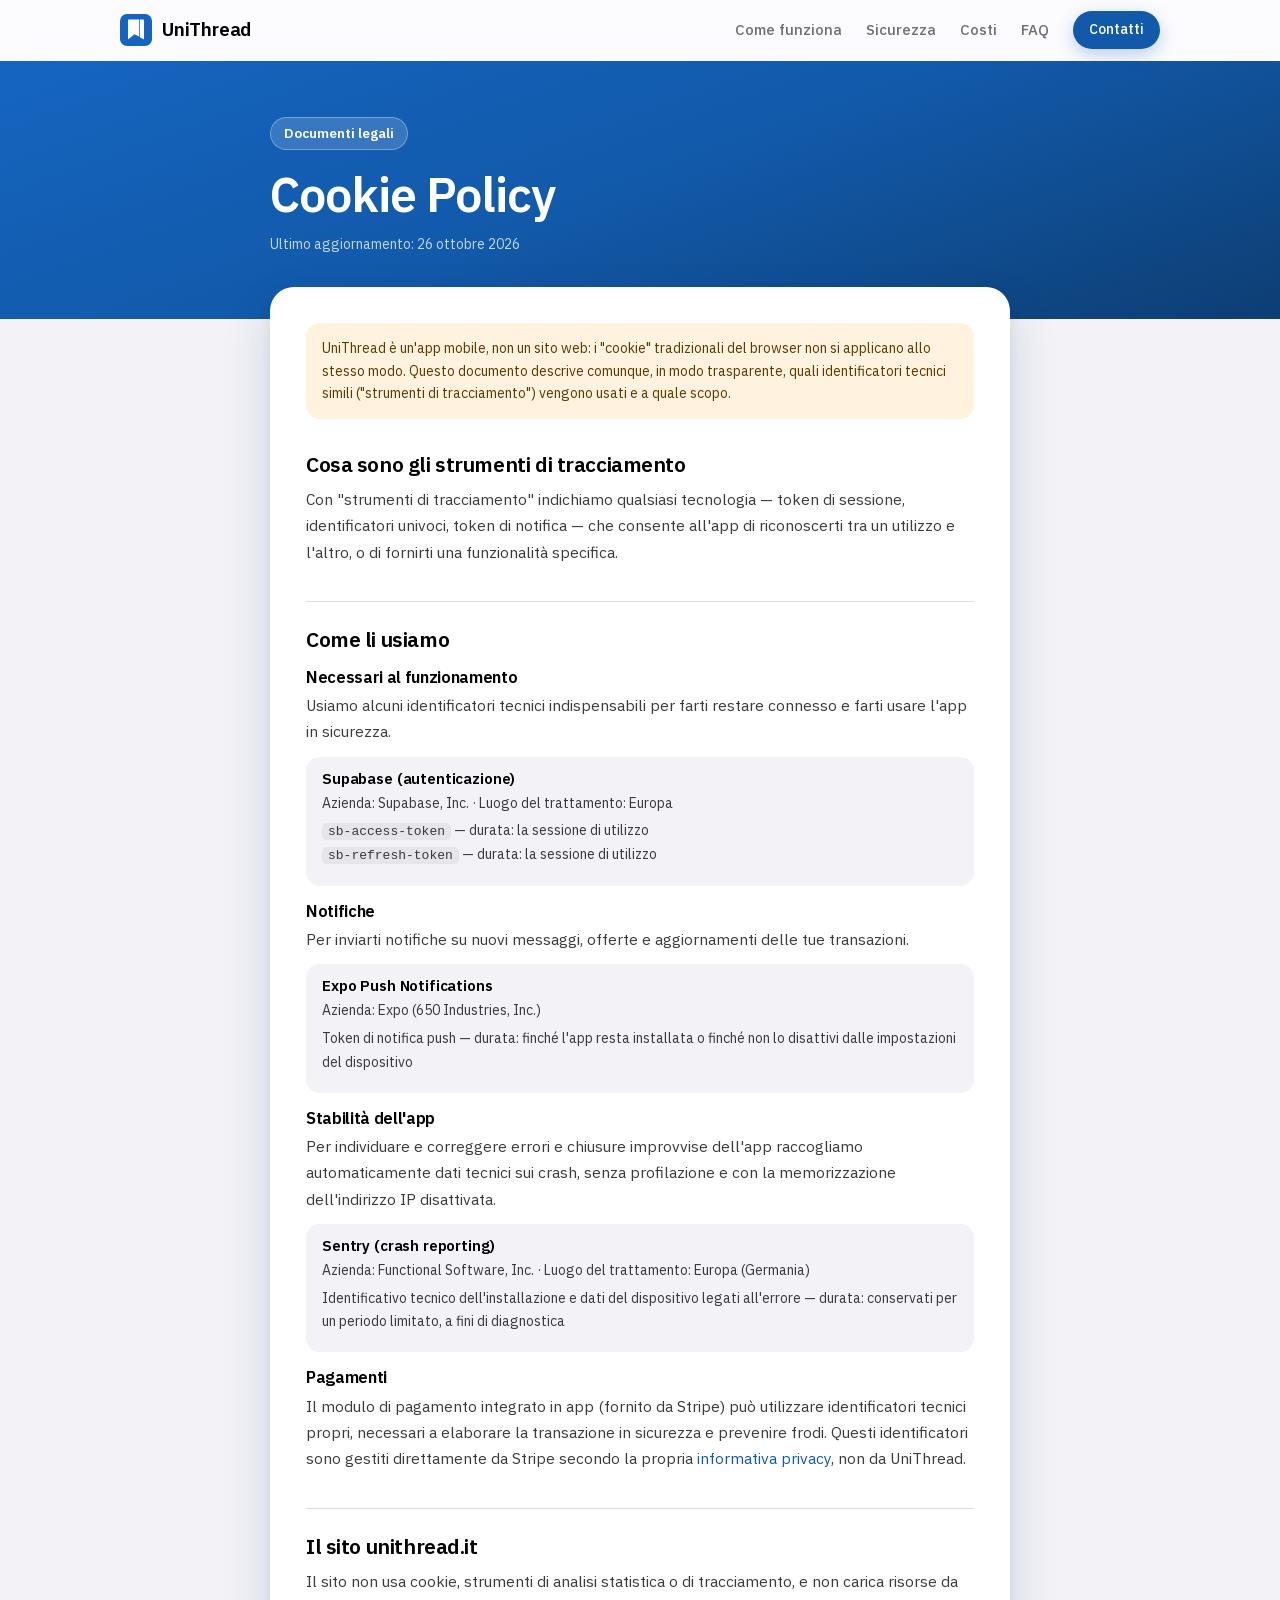
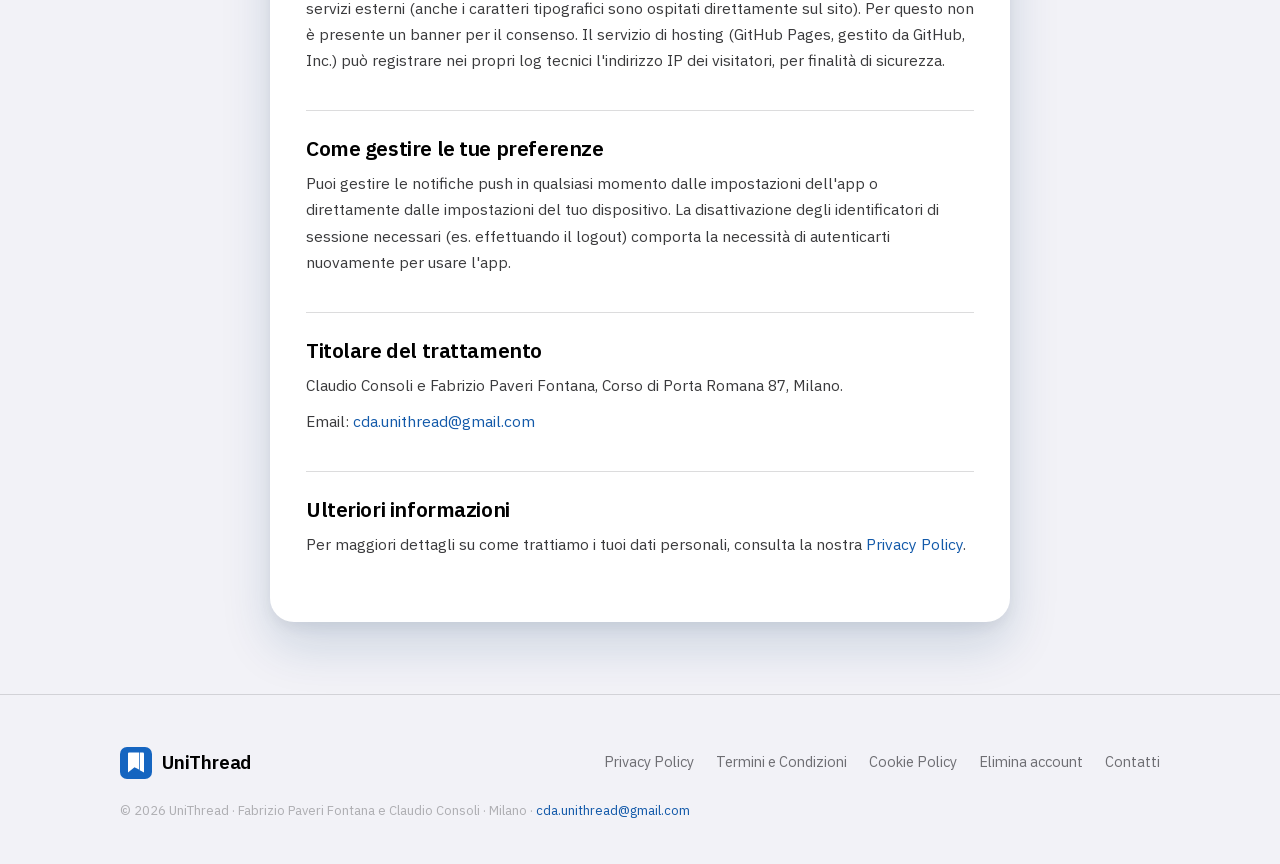
<file: cookie-policy.html>
<!DOCTYPE html>
<html lang="it">
<head>
<meta charset="UTF-8">
<meta name="theme-color" content="#1259A9">
<meta name="viewport" content="width=device-width, initial-scale=1, viewport-fit=cover">
<meta name="description" content="Cookie Policy di UniThread: il sito non usa cookie né tracciamento; cosa usa l'app.">
<title>UniThread — Cookie Policy</title>
<link href="fonts/fonts.css?v=2" rel="stylesheet">
<link rel="icon" href="data:image/svg+xml,%3Csvg xmlns='http://www.w3.org/2000/svg' viewBox='0 0 64 64'%3E%3Crect width='64' height='64' rx='14' fill='%231565C0'/%3E%3Cpath d='M16 13a2 2 0 0 1 2-2h20v34l-9-4.6L16 51z' fill='%23fff'/%3E%3Cpath d='M39.5 11H46a2 2 0 0 1 2 2v38l-8.5-4.4z' fill='%23fff'/%3E%3C/svg%3E">
<link href="stile/sito.css?v=2" rel="stylesheet">
</head>
<body>

<div class="progresso" aria-hidden="true"></div>
<header class="nav">
  <div class="wrap">
    <a class="brand" href="index.html#top" aria-label="UniThread, pagina iniziale">
      <svg viewBox="0 0 64 64" aria-hidden="true"><rect width="64" height="64" rx="14" fill="#1565C0"/><path d="M16 13a2 2 0 0 1 2-2h20v34l-9-4.6L16 51z" fill="#fff"/><path d="M39.5 11H46a2 2 0 0 1 2 2v38l-8.5-4.4z" fill="#fff"/></svg>
      UniThread
    </a>
    <nav class="nav-links" aria-label="Sezioni">
      <a class="opz2" href="index.html#come-funziona">Come funziona</a>
      <a class="opz" href="index.html#sicurezza">Sicurezza</a>
      <a class="opz" href="index.html#costi">Costi</a>
      <a href="index.html#faq">FAQ</a>
      <a class="btn btn-blu" href="index.html#contatti">Contatti</a>
    </nav>
  </div>
</header>

<div class="doc-hero">
  <div class="wrap">
    <p class="kicker">Documenti legali</p>
    <h1>Cookie Policy</h1>
    <p class="updated">Ultimo aggiornamento: 26 ottobre 2026</p>
  </div>
</div>

<main class="doc">
  <div class="wrap">
  <div class="foglio rivela">

    <div class="notice">
      UniThread è un'app mobile, non un sito web: i "cookie" tradizionali del browser non si applicano allo stesso modo. Questo documento descrive comunque, in modo trasparente, quali identificatori tecnici simili ("strumenti di tracciamento") vengono usati e a quale scopo.
    </div>

    <section>
      <h2>Cosa sono gli strumenti di tracciamento</h2>
      <p>Con "strumenti di tracciamento" indichiamo qualsiasi tecnologia — token di sessione, identificatori univoci, token di notifica — che consente all'app di riconoscerti tra un utilizzo e l'altro, o di fornirti una funzionalità specifica.</p>
    </section>

    <section>
      <h2>Come li usiamo</h2>

      <h3>Necessari al funzionamento</h3>
      <p>Usiamo alcuni identificatori tecnici indispensabili per farti restare connesso e farti usare l'app in sicurezza.</p>
      <div class="service">
        <h4>Supabase (autenticazione)</h4>
        <p>Azienda: Supabase, Inc. · Luogo del trattamento: Europa</p>
        <p><code>sb-access-token</code> — durata: la sessione di utilizzo<br>
        <code>sb-refresh-token</code> — durata: la sessione di utilizzo</p>
      </div>

      <h3>Notifiche</h3>
      <p>Per inviarti notifiche su nuovi messaggi, offerte e aggiornamenti delle tue transazioni.</p>
      <div class="service">
        <h4>Expo Push Notifications</h4>
        <p>Azienda: Expo (650 Industries, Inc.)</p>
        <p>Token di notifica push — durata: finché l'app resta installata o finché non lo disattivi dalle impostazioni del dispositivo</p>
      </div>

      <h3>Stabilità dell'app</h3>
      <p>Per individuare e correggere errori e chiusure improvvise dell'app raccogliamo automaticamente dati tecnici sui crash, senza profilazione e con la memorizzazione dell'indirizzo IP disattivata.</p>
      <div class="service">
        <h4>Sentry (crash reporting)</h4>
        <p>Azienda: Functional Software, Inc. · Luogo del trattamento: Europa (Germania)</p>
        <p>Identificativo tecnico dell'installazione e dati del dispositivo legati all'errore — durata: conservati per un periodo limitato, a fini di diagnostica</p>
      </div>

      <h3>Pagamenti</h3>
      <p>Il modulo di pagamento integrato in app (fornito da Stripe) può utilizzare identificatori tecnici propri, necessari a elaborare la transazione in sicurezza e prevenire frodi. Questi identificatori sono gestiti direttamente da Stripe secondo la propria <a href="https://stripe.com/it/privacy" target="_blank" rel="noopener">informativa privacy</a>, non da UniThread.</p>
    </section>

    <section>
      <h2>Il sito unithread.it</h2>
      <p>Il sito non usa cookie, strumenti di analisi statistica o di tracciamento, e non carica risorse da servizi esterni (anche i caratteri tipografici sono ospitati direttamente sul sito). Per questo non è presente un banner per il consenso. Il servizio di hosting (GitHub Pages, gestito da GitHub, Inc.) può registrare nei propri log tecnici l'indirizzo IP dei visitatori, per finalità di sicurezza.</p>
    </section>

    <section>
      <h2>Come gestire le tue preferenze</h2>
      <p>Puoi gestire le notifiche push in qualsiasi momento dalle impostazioni dell'app o direttamente dalle impostazioni del tuo dispositivo. La disattivazione degli identificatori di sessione necessari (es. effettuando il logout) comporta la necessità di autenticarti nuovamente per usare l'app.</p>
    </section>

    <section>
      <h2>Titolare del trattamento</h2>
      <p>Claudio Consoli e Fabrizio Paveri Fontana, Corso di Porta Romana 87, Milano.</p>
      <p>Email: <a href="mailto:cda.unithread@gmail.com">cda.unithread@gmail.com</a></p>
    </section>

    <section>
      <h2>Ulteriori informazioni</h2>
      <p>Per maggiori dettagli su come trattiamo i tuoi dati personali, consulta la nostra <a href="https://unithread.it/privacy-policy.html">Privacy Policy</a>.</p>
    </section>

  </div>
  </div>
</main>

<footer class="piede">
  <div class="wrap">
    <div class="foot">
      <a class="brand" href="index.html#top">
        <svg viewBox="0 0 64 64" aria-hidden="true"><rect width="64" height="64" rx="14" fill="#1565C0"/><path d="M16 13a2 2 0 0 1 2-2h20v34l-9-4.6L16 51z" fill="#fff"/><path d="M39.5 11H46a2 2 0 0 1 2 2v38l-8.5-4.4z" fill="#fff"/></svg>
        UniThread
      </a>
      <nav aria-label="Documenti">
        <a href="privacy-policy.html">Privacy Policy</a>
        <a href="termini-condizioni.html">Termini e Condizioni</a>
        <a href="cookie-policy.html">Cookie Policy</a>
        <a href="delete-account.html">Elimina account</a>
        <a href="mailto:cda.unithread@gmail.com">Contatti</a>
      </nav>
    </div>
    <div class="copy">© 2026 UniThread · Fabrizio Paveri Fontana e Claudio Consoli · Milano · <a href="mailto:cda.unithread@gmail.com">cda.unithread@gmail.com</a></div>
  </div>
</footer>

<script src="stile/sito.js?v=2"></script>
</body>
</html>
</file>
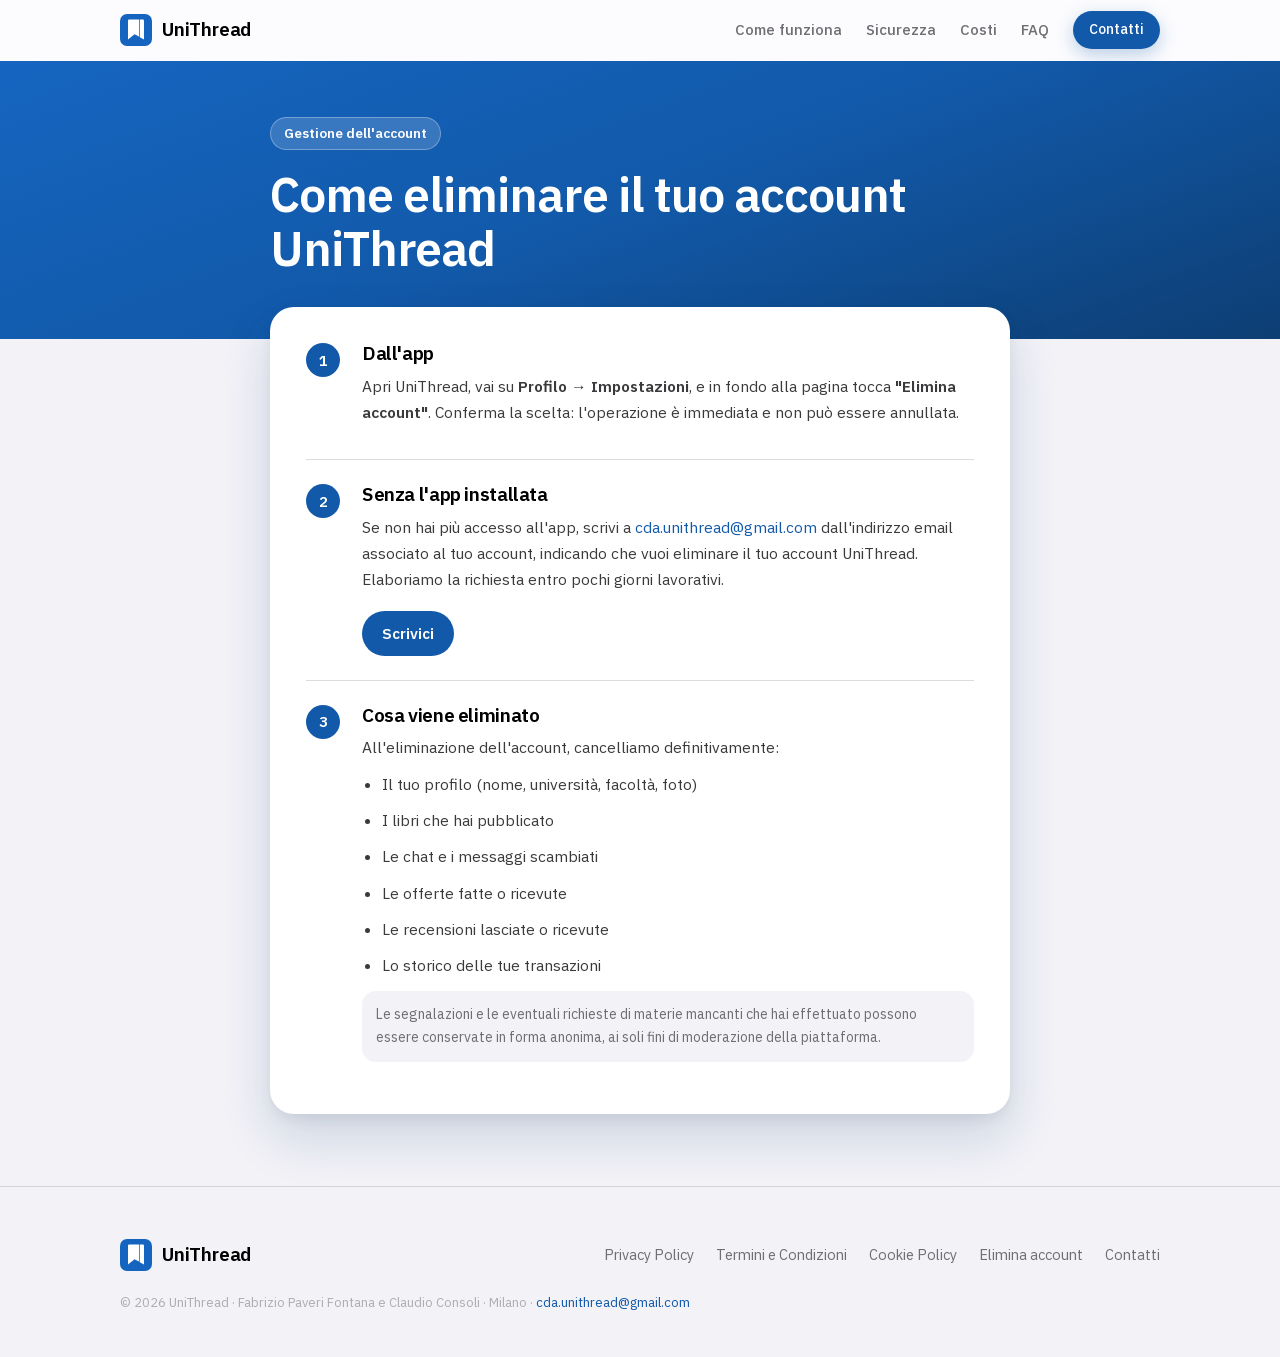
<file: delete-account.html>
<!DOCTYPE html>
<html lang="it">
<head>
<meta charset="UTF-8">
<meta name="theme-color" content="#1259A9">
<meta name="viewport" content="width=device-width, initial-scale=1, viewport-fit=cover">
<meta name="description" content="Come chiedere l'eliminazione del tuo account UniThread e dei dati collegati.">
<title>UniThread — Eliminazione account</title>
<link href="fonts/fonts.css?v=2" rel="stylesheet">
<link rel="icon" href="data:image/svg+xml,%3Csvg xmlns='http://www.w3.org/2000/svg' viewBox='0 0 64 64'%3E%3Crect width='64' height='64' rx='14' fill='%231565C0'/%3E%3Cpath d='M16 13a2 2 0 0 1 2-2h20v34l-9-4.6L16 51z' fill='%23fff'/%3E%3Cpath d='M39.5 11H46a2 2 0 0 1 2 2v38l-8.5-4.4z' fill='%23fff'/%3E%3C/svg%3E">
<link href="stile/sito.css?v=2" rel="stylesheet">
</head>
<body>

<div class="progresso" aria-hidden="true"></div>
<header class="nav">
  <div class="wrap">
    <a class="brand" href="index.html#top" aria-label="UniThread, pagina iniziale">
      <svg viewBox="0 0 64 64" aria-hidden="true"><rect width="64" height="64" rx="14" fill="#1565C0"/><path d="M16 13a2 2 0 0 1 2-2h20v34l-9-4.6L16 51z" fill="#fff"/><path d="M39.5 11H46a2 2 0 0 1 2 2v38l-8.5-4.4z" fill="#fff"/></svg>
      UniThread
    </a>
    <nav class="nav-links" aria-label="Sezioni">
      <a class="opz2" href="index.html#come-funziona">Come funziona</a>
      <a class="opz" href="index.html#sicurezza">Sicurezza</a>
      <a class="opz" href="index.html#costi">Costi</a>
      <a href="index.html#faq">FAQ</a>
      <a class="btn btn-blu" href="index.html#contatti">Contatti</a>
    </nav>
  </div>
</header>

<div class="doc-hero">
  <div class="wrap">
    <p class="kicker">Gestione dell'account</p>
    <h1>Come eliminare il tuo account UniThread</h1>
  </div>
</div>

<main class="doc">
  <div class="wrap">
  <div class="foglio rivela">

    <div class="block">
      <span class="num">1</span>
      <div>
        <h2>Dall'app</h2>
        <p>
          Apri UniThread, vai su <strong>Profilo → Impostazioni</strong>, e in fondo alla pagina tocca
          <strong>"Elimina account"</strong>. Conferma la scelta: l'operazione è immediata e non può essere annullata.
        </p>
      </div>
    </div>

    <div class="block">
      <span class="num">2</span>
      <div>
        <h2>Senza l'app installata</h2>
        <p>
          Se non hai più accesso all'app, scrivi a
          <a href="mailto:cda.unithread@gmail.com?subject=Richiesta%20eliminazione%20account">cda.unithread@gmail.com</a>
          dall'indirizzo email associato al tuo account, indicando che vuoi eliminare il tuo account UniThread.
          Elaboriamo la richiesta entro pochi giorni lavorativi.
        </p>
        <a class="cta" href="mailto:cda.unithread@gmail.com?subject=Richiesta%20eliminazione%20account">Scrivici</a>
      </div>
    </div>

    <div class="block">
      <span class="num">3</span>
      <div>
        <h2>Cosa viene eliminato</h2>
        <p>All'eliminazione dell'account, cancelliamo definitivamente:</p>
        <ul>
          <li>Il tuo profilo (nome, università, facoltà, foto)</li>
          <li>I libri che hai pubblicato</li>
          <li>Le chat e i messaggi scambiati</li>
          <li>Le offerte fatte o ricevute</li>
          <li>Le recensioni lasciate o ricevute</li>
          <li>Lo storico delle tue transazioni</li>
        </ul>
        <div class="keep">
          <p>
            Le segnalazioni e le eventuali richieste di materie mancanti che hai effettuato possono essere
            conservate in forma anonima, ai soli fini di moderazione della piattaforma.
          </p>
        </div>
      </div>
    </div>

  </div>
  </div>
</main>

<footer class="piede">
  <div class="wrap">
    <div class="foot">
      <a class="brand" href="index.html#top">
        <svg viewBox="0 0 64 64" aria-hidden="true"><rect width="64" height="64" rx="14" fill="#1565C0"/><path d="M16 13a2 2 0 0 1 2-2h20v34l-9-4.6L16 51z" fill="#fff"/><path d="M39.5 11H46a2 2 0 0 1 2 2v38l-8.5-4.4z" fill="#fff"/></svg>
        UniThread
      </a>
      <nav aria-label="Documenti">
        <a href="privacy-policy.html">Privacy Policy</a>
        <a href="termini-condizioni.html">Termini e Condizioni</a>
        <a href="cookie-policy.html">Cookie Policy</a>
        <a href="delete-account.html">Elimina account</a>
        <a href="mailto:cda.unithread@gmail.com">Contatti</a>
      </nav>
    </div>
    <div class="copy">© 2026 UniThread · Fabrizio Paveri Fontana e Claudio Consoli · Milano · <a href="mailto:cda.unithread@gmail.com">cda.unithread@gmail.com</a></div>
  </div>
</footer>

<script src="stile/sito.js?v=2"></script>
</body>
</html>
</file>
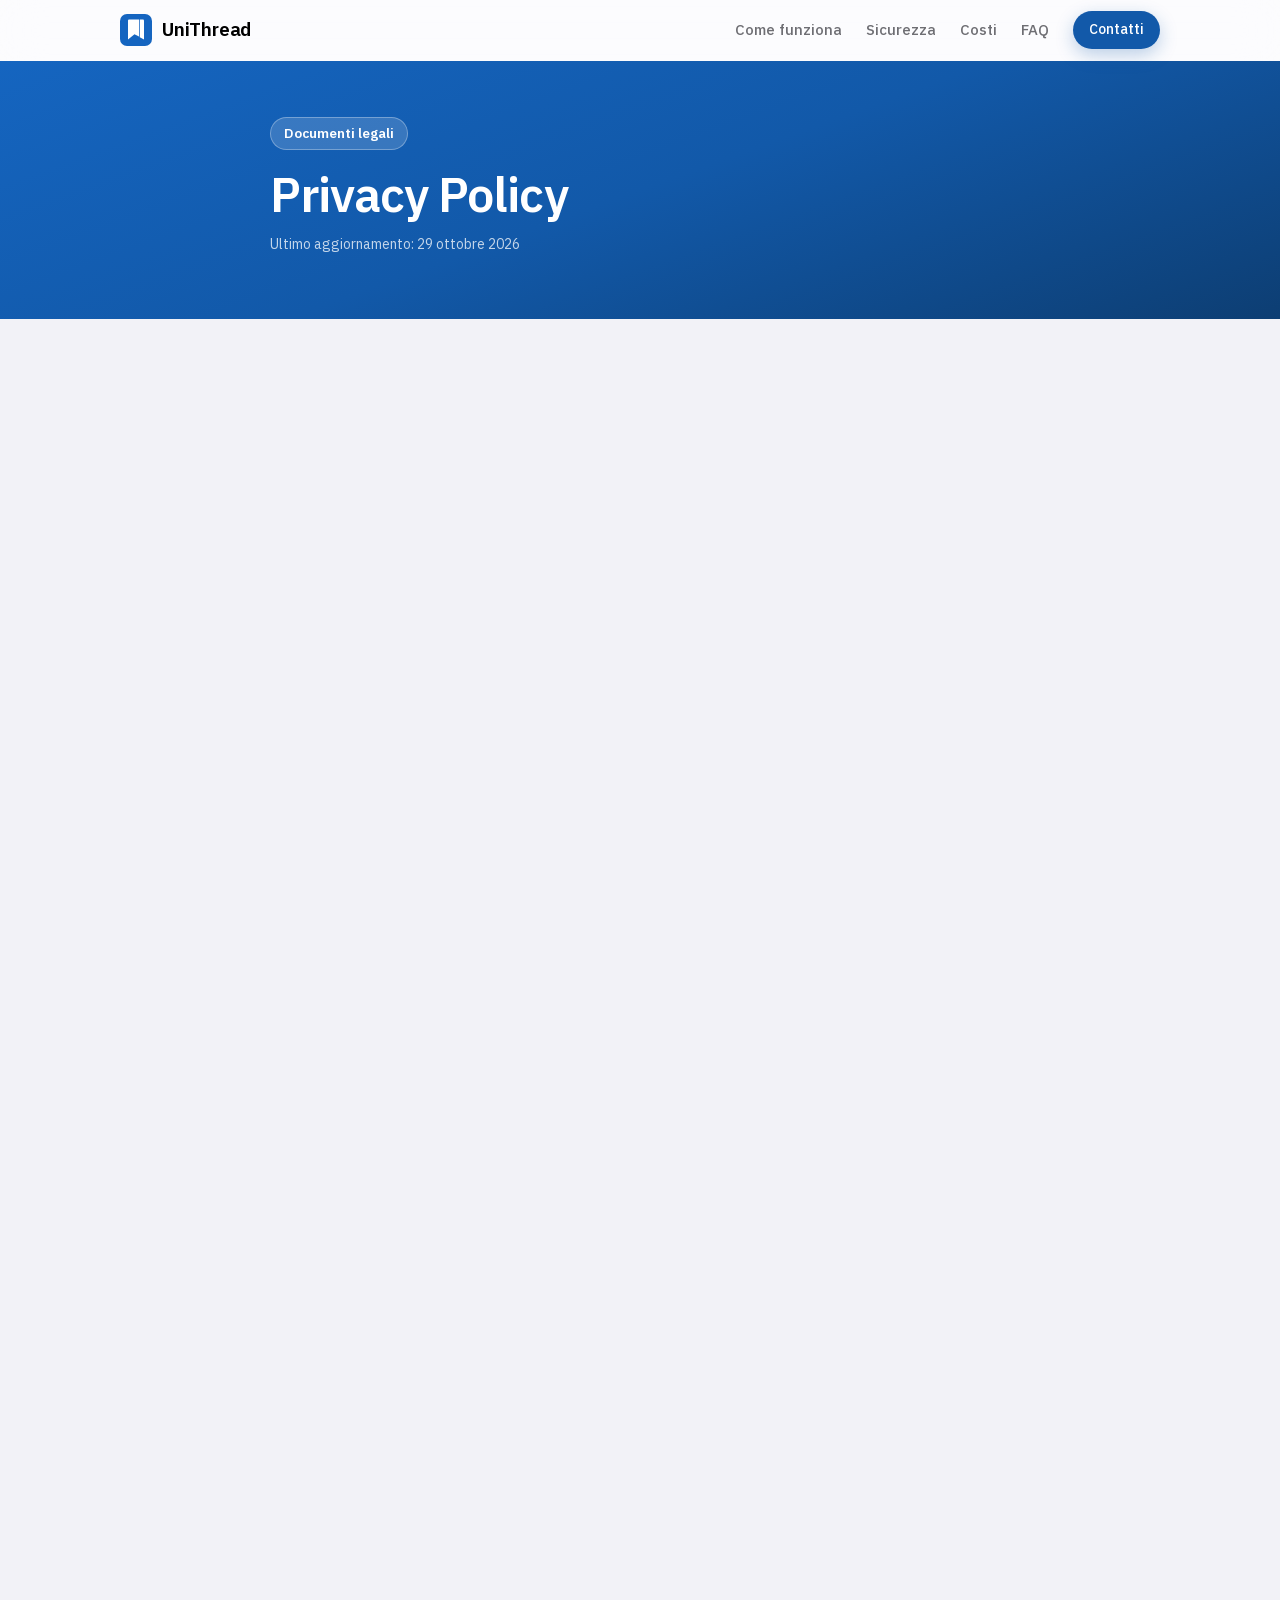
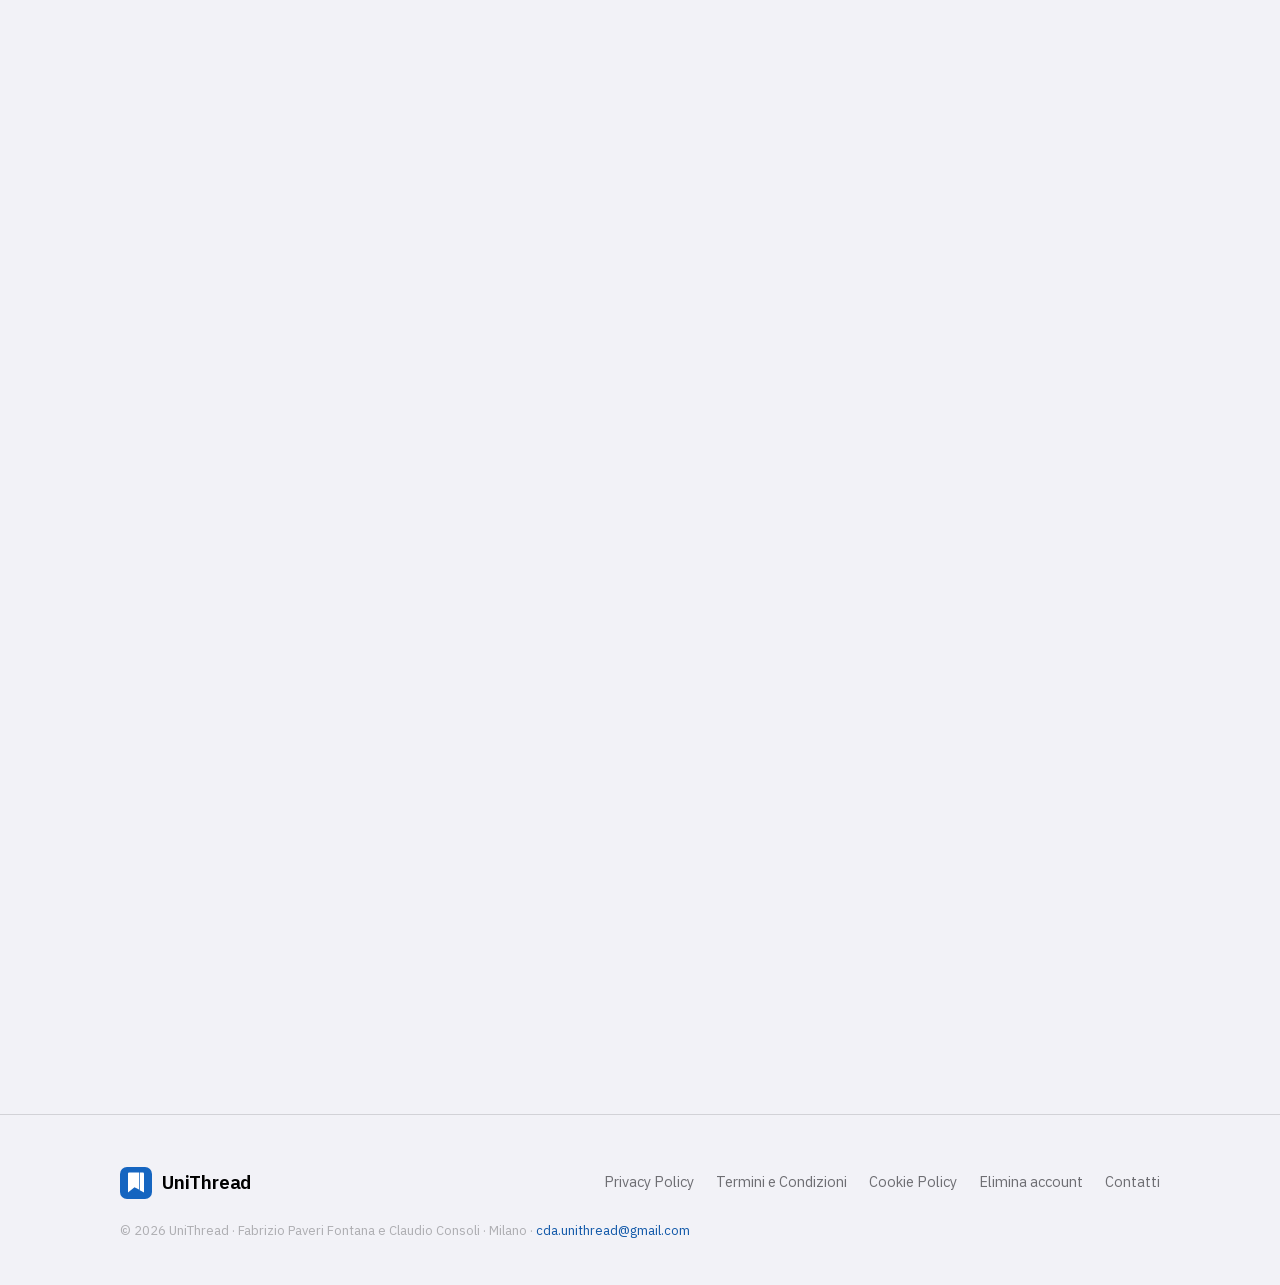
<file: privacy-policy.html>
<!DOCTYPE html>
<html lang="it">
<head>
<meta charset="UTF-8">
<meta name="theme-color" content="#1259A9">
<meta name="viewport" content="width=device-width, initial-scale=1, viewport-fit=cover">
<meta name="description" content="Informativa sulla privacy di UniThread: quali dati raccogliamo, perché e come esercitare i tuoi diritti.">
<title>UniThread — Privacy Policy</title>
<link href="fonts/fonts.css?v=2" rel="stylesheet">
<link rel="icon" href="data:image/svg+xml,%3Csvg xmlns='http://www.w3.org/2000/svg' viewBox='0 0 64 64'%3E%3Crect width='64' height='64' rx='14' fill='%231565C0'/%3E%3Cpath d='M16 13a2 2 0 0 1 2-2h20v34l-9-4.6L16 51z' fill='%23fff'/%3E%3Cpath d='M39.5 11H46a2 2 0 0 1 2 2v38l-8.5-4.4z' fill='%23fff'/%3E%3C/svg%3E">
<link href="stile/sito.css?v=2" rel="stylesheet">
</head>
<body>

<div class="progresso" aria-hidden="true"></div>
<header class="nav">
  <div class="wrap">
    <a class="brand" href="index.html#top" aria-label="UniThread, pagina iniziale">
      <svg viewBox="0 0 64 64" aria-hidden="true"><rect width="64" height="64" rx="14" fill="#1565C0"/><path d="M16 13a2 2 0 0 1 2-2h20v34l-9-4.6L16 51z" fill="#fff"/><path d="M39.5 11H46a2 2 0 0 1 2 2v38l-8.5-4.4z" fill="#fff"/></svg>
      UniThread
    </a>
    <nav class="nav-links" aria-label="Sezioni">
      <a class="opz2" href="index.html#come-funziona">Come funziona</a>
      <a class="opz" href="index.html#sicurezza">Sicurezza</a>
      <a class="opz" href="index.html#costi">Costi</a>
      <a href="index.html#faq">FAQ</a>
      <a class="btn btn-blu" href="index.html#contatti">Contatti</a>
    </nav>
  </div>
</header>

<div class="doc-hero">
  <div class="wrap">
    <p class="kicker">Documenti legali</p>
    <h1>Privacy Policy</h1>
    <p class="updated">Ultimo aggiornamento: 29 ottobre 2026</p>
  </div>
</div>

<main class="doc">
  <div class="wrap">
  <div class="foglio rivela">

    <section>
      <h2>Art. 1 — Titolari del trattamento</h2>
      <p>1.1. I Titolari del trattamento dei dati personali raccolti tramite l'applicazione UniThread (di seguito, la "Piattaforma" o l'"App") sono Fabrizio Paveri Fontana e Claudio Consoli, che agiscono in regime di contitolarità del trattamento ai sensi dell'art. 26 del Regolamento (UE) 2016/679 ("GDPR"), avendo determinato congiuntamente finalità e mezzi del trattamento dei dati personali effettuato tramite la Piattaforma.</p>
      <p>1.2. Indipendentemente dalla ripartizione interna delle responsabilità, l'interessato può esercitare i diritti riconosciuti dal GDPR nei confronti di, e direttamente presso, ciascuno dei Titolari indifferentemente, secondo le modalità di cui all'Art. 9.</p>
      <p>1.3. Ai fini della presente Informativa, i Titolari hanno designato un recapito comune per le comunicazioni relative al trattamento dei dati personali, raggiungibile secondo quanto indicato all'Art. 14.</p>
      <p>1.4. Qualora i Titolari costituiscano in futuro una società per la gestione della Piattaforma, quest'ultima subentrerà automaticamente nella posizione di titolare del trattamento, con comunicazione agli Utenti secondo le modalità di cui all'Art. 13.</p>
    </section>

    <section>
      <h2>Art. 2 — Tipologie di dati raccolti</h2>
      <p>2.1. Dati di registrazione e di profilo: nome, nickname (se indicato), indirizzo email, password (memorizzata in forma crittografata), università, facoltà e anno di corso (se forniti), foto profilo (se caricata). UniThread non raccoglie il cognome né il numero di telefono.</p>
      <p>2.2. Dati generati dall'uso della Piattaforma: annunci pubblicati (titolo, descrizione, prezzo, fotografie del Libro), messaggi scambiati con altri Utenti tramite la chat interna, valutazioni e recensioni lasciate o ricevute, cronologia delle ricerche e dei Libri visualizzati, Libri salvati nei preferiti.</p>
      <p>2.3. Dati relativi alle Transazioni: dettagli degli Scambi conclusi o tentati (Libro, prezzo, controparte, data), stato dei pagamenti, dati necessari all'elaborazione del pagamento tramite Stripe (v. Art. 4.1) — UniThread non ha accesso ai dati completi della carta di pagamento, che sono trattati direttamente da Stripe.</p>
      <p>2.4. Dati tecnici e di utilizzo: indirizzo IP, tipo e versione del sistema operativo, identificativo del dispositivo, dati di utilizzo dell'App (log di accesso, crash report, interazioni con le funzionalità), token per le notifiche push.</p>
      <p>2.5. Dati di assistenza: contenuto delle richieste di supporto e della corrispondenza con i Titolari.</p>
      <p>2.6. UniThread non richiede né raccoglie, consapevolmente, categorie particolari di dati ai sensi dell'art. 9 GDPR (dati relativi a salute, origine razziale o etnica, opinioni politiche, convinzioni religiose, orientamento sessuale, ecc.). L'Utente è invitato a non includere tali informazioni nei campi di testo liberi (descrizione annuncio, chat, messaggi all'assistenza).</p>
      <p>2.7. Ad oggi UniThread non raccoglie dati di geolocalizzazione né identificativi pubblicitari del dispositivo (IDFA su iOS, GAID su Android). Qualora in futuro venga introdotta una funzionalità che li richieda, la presente Informativa sarà aggiornata e sarà richiesto il consenso preventivo dell'Utente ove previsto dalla normativa applicabile.</p>
    </section>

    <section>
      <h2>Art. 3 — Finalità e basi giuridiche del trattamento</h2>
      <p>3.1. I dati personali degli Utenti sono trattati per le seguenti finalità, ciascuna fondata su una specifica base giuridica ai sensi dell'art. 6 GDPR:</p>
      <ul>
        <li>Creazione e gestione dell'account, erogazione del servizio (pubblicazione annunci, chat, Scambi) — Base giuridica: Esecuzione di un contratto (art. 6.1.b) — Dati coinvolti: Dati di registrazione, dati d'uso</li>
        <li>Elaborazione dei pagamenti e delle Transazioni tramite Stripe — Base giuridica: Esecuzione di un contratto (art. 6.1.b) — Dati coinvolti: Dati di Transazione</li>
        <li>Adempimento di obblighi fiscali e di segnalazione (incluso DAC7, v. Art. 7.3) — Base giuridica: Obbligo legale (art. 6.1.c) — Dati coinvolti: Dati identificativi, dati di Transazione</li>
        <li>Risposta a richieste dell'autorità giudiziaria o di pubblica sicurezza — Base giuridica: Obbligo legale (art. 6.1.c) — Dati coinvolti: Dati pertinenti alla richiesta</li>
        <li>Prevenzione di frodi, abusi e violazioni dei Termini di Servizio — Base giuridica: Legittimo interesse dei Titolari (art. 6.1.f) — Dati coinvolti: Dati d'uso, dati tecnici, dati di Transazione</li>
        <li>Sicurezza tecnica e stabilità della Piattaforma (log, crash report) — Base giuridica: Legittimo interesse dei Titolari (art. 6.1.f) — Dati coinvolti: Dati tecnici</li>
        <li>Assistenza clienti — Base giuridica: Legittimo interesse dei Titolari (art. 6.1.f) / Esecuzione di un contratto — Dati coinvolti: Dati di comunicazione con l'assistenza</li>
        <li>Invio di notifiche push relative a Scambi, messaggi e attività sull'account — Base giuridica: Esecuzione di un contratto (art. 6.1.b) — Dati coinvolti: Token notifiche, dati d'uso</li>
        <li>Comunicazioni promozionali o di marketing relative a UniThread (se in futuro attivate) — Base giuridica: Consenso (art. 6.1.a) — Dati coinvolti: Contatto email</li>
      </ul>
      <p>3.2. Ove il trattamento si fondi sul consenso, l'Utente può revocarlo in qualsiasi momento, senza pregiudicare la liceità del trattamento basato sul consenso prestato prima della revoca, secondo le modalità indicate nelle impostazioni dell'App o contattando i Titolari (Art. 14).</p>
      <p>3.3. Il conferimento dei dati indicati come necessari all'esecuzione del contratto o all'adempimento di un obbligo legale è obbligatorio: il rifiuto di fornirli comporta l'impossibilità di registrarsi o di utilizzare le funzionalità della Piattaforma che li richiedono.</p>
    </section>

    <section>
      <h2>Art. 4 — Trattamenti effettuati tramite fornitori terzi</h2>
      <p>4.1. Elaborazione dei pagamenti (Stripe, Inc. e sue affiliate). UniThread si avvale di Stripe per l'elaborazione dei pagamenti, la gestione dei conti Stripe Connect dei Venditori e le verifiche antiriciclaggio e antifrode (KYC — Know Your Customer) richieste dalla normativa applicabile. A tal fine, Stripe raccoglie direttamente dall'Utente dati quali documento d'identità, coordinate bancarie e altri dati richiesti dalla normativa. Il trattamento di tali dati da parte di Stripe è disciplinato dall'informativa privacy di Stripe, disponibile sul sito di Stripe, e avviene in qualità di titolare autonomo del trattamento per gli obblighi di verifica e conformità a essa direttamente imposti dalla legge, e di responsabile del trattamento per l'elaborazione dei pagamenti per conto di UniThread.</p>
      <p>4.2. Hosting e infrastruttura tecnica (Supabase, Inc.). UniThread si avvale di Supabase come infrastruttura di hosting, database e autenticazione, per la conservazione dei dati raccolti tramite la Piattaforma. Supabase tratta i dati in qualità di responsabile del trattamento per conto dei Titolari, sulla base di un accordo di trattamento dati (Data Processing Agreement).</p>
      <p>4.3. Distribuzione dell'app (Apple Inc. e Google LLC). La distribuzione dell'App tramite App Store e Google Play comporta il trattamento di alcuni dati (identificativi del dispositivo, dati di acquisto/download, token per le notifiche push) da parte di Apple e Google, in qualità di titolari autonomi del trattamento, secondo le rispettive informative privacy e i termini dei rispettivi store.</p>
      <p>4.4. Invio di comunicazioni email (Resend). Le email di servizio legate all'account (conferma della registrazione, codici per l'accesso e per il cambio della password, conferma del cambio di indirizzo email) sono generate dal sistema di autenticazione di Supabase (v. Art. 4.2) e recapitate tramite Resend, fornitore specializzato nell'invio di email, dal mittente noreply@unithread.it. Resend tratta l'indirizzo email del destinatario e il contenuto del messaggio al solo fine di recapitarlo, in qualità di responsabile del trattamento per conto dei Titolari. L'invio avviene dall'infrastruttura di Resend nell'Unione Europea (Irlanda); trattandosi di una società con sede negli Stati Uniti, si applicano le garanzie di cui all'Art. 6.</p>
      <p>4.5. Monitoraggio tecnico e stabilità dell'app (Sentry, gestito da Functional Software, Inc.). UniThread utilizza Sentry per il rilevamento e l'analisi automatica di errori e crash dell'applicazione (crash reporting), al fine di individuare e correggere malfunzionamenti tecnici. Sentry tratta i dati tecnici e di utilizzo necessari a tale scopo (v. Art. 2.4) in qualità di responsabile del trattamento per conto dei Titolari. In base alla configurazione tecnica dell'integrazione, i dati sono processati nella regione UE (infrastruttura Sentry con sede in Germania), e non sono pertanto soggetti a trasferimento extra-UE. Il trattamento di tali dati da parte di Sentry è disciplinato dal Data Processing Agreement standard messo a disposizione da Sentry, conforme all'art. 28 GDPR.</p>
      <p>4.6. Invio di notifiche push (Expo, gestito da 650 Industries, Inc.). UniThread utilizza il servizio Expo Push Notifications per l'invio di notifiche push agli Utenti (nuovi messaggi, aggiornamenti sugli Scambi, promemoria). A tal fine, Expo tratta il token del dispositivo necessario a recapitare la notifica, in qualità di responsabile del trattamento per conto dei Titolari.</p>
      <p>4.7. L'elenco aggiornato dei responsabili del trattamento nominati dai Titolari è disponibile su richiesta, contattando i Titolari secondo le modalità di cui all'Art. 14.</p>
    </section>

    <section>
      <h2>Art. 5 — Destinatari dei dati</h2>
      <p>5.1. Oltre ai fornitori indicati all'Art. 4, i dati personali dell'Utente possono essere comunicati a:</p>
      <ul>
        <li>altri Utenti della Piattaforma, limitatamente ai dati necessari alla conclusione di uno Scambio (nome, foto profilo se presente, valutazioni, e i dati minimi necessari a identificare la controparte dello Scambio);</li>
        <li>consulenti e professionisti (legali, fiscali, contabili) dei Titolari, nella misura necessaria alla gestione di adempimenti normativi o contenziosi;</li>
        <li>autorità pubbliche, giudiziarie o di pubblica sicurezza, quando richiesto dalla legge o da un provvedimento dell'autorità competente;</li>
        <li>soggetti terzi coinvolti in operazioni straordinarie riguardanti la gestione della Piattaforma (fusione, cessione, conferimento), fermo restando il rispetto della normativa applicabile e l'informativa preventiva agli Utenti.</li>
      </ul>
      <p>5.2. I dati personali non sono venduti a terzi, né utilizzati per finalità di marketing di terze parti non affiliate a UniThread.</p>
      <p>5.3. Per ciascun fornitore indicato all'Art. 4, il ruolo (titolare autonomo o responsabile del trattamento) è specificato nel medesimo articolo.</p>
    </section>

    <section>
      <h2>Art. 6 — Trasferimento dei dati extra-UE e garanzie</h2>
      <p>6.1. Alcuni dei fornitori indicati all'Art. 4 (in particolare Stripe, Resend, Apple e Google) possono trattare i dati personali degli Utenti anche al di fuori dello Spazio Economico Europeo, inclusi gli Stati Uniti. I dati trattati tramite Sentry ed Expo (v. Artt. 4.5-4.6) restano invece nella regione UE, sulla base della configurazione tecnica attualmente in uso.</p>
      <p>6.2. In tali casi, i Titolari si assicurano che il trasferimento avvenga sulla base di una delle garanzie previste dagli artt. 45 e ss. GDPR, quali:</p>
      <ul>
        <li>una decisione di adeguatezza della Commissione Europea riguardante il Paese destinatario; oppure l'adozione delle Clausole Contrattuali Tipo (Standard Contractual Clauses) approvate dalla Commissione Europea; oppure l'adesione del fornitore a un quadro di certificazione riconosciuto (quale il Data Privacy Framework UE-USA, ove applicabile).</li>
      </ul>
      <p>6.3. L'Utente può richiedere informazioni sulle garanzie specifiche adottate per il trasferimento dei propri dati contattando i Titolari secondo le modalità di cui all'Art. 14.</p>
    </section>

    <section>
      <h2>Art. 7 — Periodo di conservazione dei dati</h2>
      <p>7.1. I dati personali sono conservati per il tempo necessario a conseguire le finalità per cui sono stati raccolti, nel rispetto dei seguenti criteri.</p>
      <p>7.2. Dati di registrazione e di profilo: conservati per tutta la durata del rapporto contrattuale con l'Utente, ossia finché l'account resta attivo. In caso di cancellazione dell'account, i dati anagrafici e di profilo sono cancellati o resi anonimi entro un termine ragionevole, salvo quanto previsto al successivo comma 7.3.</p>
      <p>7.3. Dati di Transazione: a differenza dei dati di profilo, i dati relativi alle Transazioni concluse non vengono cancellati alla cessazione del rapporto con l'Utente, ma sono conservati anche successivamente, per il periodo previsto dalla normativa fiscale e contabile applicabile (di norma dieci anni ai sensi dell'art. 2220 c.c. e della normativa fiscale) e in ogni caso per il tempo necessario ad adempiere agli obblighi di comunicazione previsti dalla normativa DAC7 (Direttiva (UE) 2021/514), che impone a Stripe, in qualità di operatore di piattaforma ai fini di tale normativa, di raccogliere e comunicare alle autorità fiscali competenti i dati identificativi e i dati relativi ai proventi delle Transazioni concluse tramite la Piattaforma dai Venditori che superano le soglie previste dalla normativa.</p>
      <p>7.4. Dati relativi a richieste di assistenza o reclami: conservati per il tempo necessario a gestire la richiesta e, successivamente, per il tempo necessario a comprovare quanto avvenuto in caso di contestazioni, e comunque non oltre i termini di prescrizione applicabili.</p>
      <p>7.5. Dati tecnici e di log (incluso crash reporting via Sentry): conservati per un periodo limitato, funzionale a finalità di sicurezza e diagnostica, salvo conservazione più lunga richiesta per l'accertamento di illeciti o violazioni dei Termini di Servizio.</p>
      <p>7.6. Decorsi i termini di conservazione applicabili, i dati sono cancellati o resi anonimi in modo irreversibile.</p>
    </section>

    <section>
      <h2>Art. 8 — Diritti dell'interessato</h2>
      <p>8.1. Ai sensi degli artt. 15-22 GDPR, l'Utente ha diritto di:</p>
      <ul>
        <li>Diritto di accesso (art. 15): ottenere conferma che sia o meno in corso un trattamento di dati personali che lo riguardano e, in tal caso, accedere ai dati e alle informazioni relative al trattamento;</li>
        <li>Diritto di rettifica (art. 16): ottenere la correzione di dati personali inesatti o l'integrazione di dati incompleti;</li>
        <li>Diritto alla cancellazione ("diritto all'oblio", art. 17): ottenere la cancellazione dei propri dati personali, nei limiti e nei casi previsti dalla legge — fermo restando quanto previsto all'Art. 7.3 in relazione ai dati la cui conservazione è imposta da obblighi legali;</li>
        <li>Diritto di limitazione del trattamento (art. 18): ottenere la limitazione del trattamento nei casi previsti dalla norma;</li>
        <li>Diritto alla portabilità dei dati (art. 20): ricevere in un formato strutturato, di uso comune e leggibile da dispositivo automatico i dati personali forniti, e trasmetterli a un altro titolare, ove tecnicamente fattibile;</li>
        <li>Diritto di opposizione (art. 21): opporsi in qualsiasi momento al trattamento dei dati personali fondato sul legittimo interesse dei Titolari, per motivi connessi alla propria situazione particolare;</li>
        <li>Diritto di revoca del consenso (art. 7, par. 3): revocare in qualsiasi momento il consenso eventualmente prestato, senza pregiudicare la liceità del trattamento svolto prima della revoca;</li>
        <li>Diritto di non essere sottoposto a una decisione basata unicamente su un trattamento automatizzato (art. 22), inclusa la profilazione, che produca effetti giuridici che lo riguardano o che incida in modo analogo significativamente sulla sua persona — UniThread non effettua trattamenti di questo tipo.</li>
      </ul>
      <p>8.2. I diritti sopra elencati possono essere esercitati in qualsiasi momento secondo le modalità indicate all'Art. 9.</p>
    </section>

    <section>
      <h2>Art. 9 — Modalità di esercizio dei diritti e reclamo al Garante</h2>
      <p>9.1. L'Utente può esercitare i diritti di cui all'Art. 8 in qualsiasi momento:</p>
      <ul>
        <li>tramite le apposite funzionalità disponibili nelle impostazioni dell'account, ove presenti; oppure inviando una richiesta ai Titolari secondo i recapiti indicati all'Art. 14.</li>
      </ul>
      <p>9.2. I Titolari rispondono alla richiesta senza ingiustificato ritardo e, in ogni caso, entro un mese dal ricevimento della stessa, termine prorogabile di due mesi in caso di richieste particolarmente complesse o numerose, con comunicazione motivata all'interessato entro il termine iniziale.</p>
      <p>9.3. L'esercizio dei diritti è di norma gratuito. I Titolari si riservano la facoltà, nei casi previsti dall'art. 12, par. 5, GDPR (richieste manifestamente infondate o eccessive, anche per il loro carattere ripetitivo), di addebitare un contributo spese ragionevole o di rifiutare di soddisfare la richiesta.</p>
      <p>9.4. Fermo restando ogni altro rimedio amministrativo o giurisdizionale, l'Utente che ritenga che il trattamento dei propri dati personali violi la normativa applicabile ha diritto di proporre reclamo al Garante per la Protezione dei Dati Personali, con sede in Piazza Venezia 11, 00187 Roma, contattabile tramite il sito www.garanteprivacy.it, oppure all'autorità di controllo dello Stato membro dell'Unione Europea in cui l'Utente risiede abitualmente, lavora o in cui si è verificata la presunta violazione.</p>
    </section>

    <section>
      <h2>Art. 10 — Misure di sicurezza</h2>
      <p>10.1. I Titolari adottano misure tecniche e organizzative adeguate a garantire un livello di sicurezza adeguato al rischio, ai sensi dell'art. 32 GDPR, tenuto conto dello stato dell'arte, dei costi di attuazione, della natura, dell'oggetto, del contesto e delle finalità del trattamento, nonché del rischio per i diritti e le libertà delle persone fisiche.</p>
      <p>10.2. Tali misure includono, a titolo esemplificativo: la cifratura delle password degli Utenti; l'utilizzo di connessioni cifrate (HTTPS/TLS) per la trasmissione dei dati tra l'App e i sistemi server; il ricorso a fornitori (Stripe, Supabase) che adottano a loro volta misure di sicurezza avanzate e certificazioni di settore per il trattamento dei dati che processano; la limitazione dell'accesso ai dati alle sole persone autorizzate e nella misura necessaria allo svolgimento delle rispettive funzioni (regole di accesso applicate a livello di database); il non trattamento diretto, da parte di UniThread, dei dati completi delle carte di pagamento, demandato interamente a Stripe.</p>
      <p>10.3. In caso di violazione dei dati personali ("data breach") suscettibile di presentare un rischio per i diritti e le libertà delle persone fisiche, i Titolari ne danno comunicazione al Garante per la Protezione dei Dati Personali entro le tempistiche previste dall'art. 33 GDPR e, ove il rischio sia elevato, agli Utenti interessati, secondo quanto previsto dall'art. 34 GDPR.</p>
    </section>

    <section>
      <h2>Art. 11 — Minori</h2>
      <p>11.1. L'utilizzo di UniThread è riservato esclusivamente a soggetti che abbiano compiuto il diciottesimo anno di età, come previsto dai Termini di Servizio.</p>
      <p>11.2. I Titolari non raccolgono consapevolmente dati personali di minori. Qualora venga a conoscenza del fatto che un minore abbia fornito dati personali tramite la Piattaforma, UniThread provvederà a cancellare tali dati e a disattivare il relativo account nel più breve tempo possibile.</p>
      <p>11.3. Chi ritenga che un minore abbia fornito dati personali a UniThread in violazione di quanto sopra può segnalarlo contattando i Titolari secondo le modalità di cui all'Art. 14.</p>
    </section>

    <section>
      <h2>Art. 12 — Cookie e tecnologie simili</h2>
      <p>12.1. L'App utilizza tecnologie tecnicamente equivalenti ai cookie (quali identificativi locali sul dispositivo, SDK di terze parti) esclusivamente per finalità tecniche indispensabili al funzionamento della Piattaforma (es. mantenimento della sessione di accesso) e, ove l'Utente vi acconsenta, per finalità di analisi statistica del funzionamento dell'App.</p>
      <p>12.2. Ad oggi UniThread utilizza, oltre alle tecnologie tecniche indispensabili di cui al punto 12.1, lo strumento Sentry (v. Art. 4.5) per il monitoraggio automatico di errori e crash dell'applicazione (crash reporting), che comporta il trattamento di dati tecnici e di utilizzo per finalità di sicurezza e stabilità del Servizio, sulla base del legittimo interesse dei Titolari. Non sono ad oggi utilizzati strumenti di analisi statistica (analytics) o pubblicitari di terze parti che comportino profilazione dell'Utente. Qualora in futuro venissero integrati strumenti di questo tipo, la presente Informativa sarà aggiornata e, ove richiesto dalla normativa, sarà richiesto il consenso preventivo dell'Utente.</p>
      <p>12.3. L'elenco degli identificativi tecnici utilizzati dall'App (sessione di accesso, notifiche push, pagamenti, crash reporting) è riportato nella Cookie Policy, disponibile all'indirizzo <a href="cookie-policy.html">https://unithread.it/cookie-policy.html</a>. L'App non utilizza strumenti di profilazione o pubblicitari di terze parti: qualora in futuro venissero introdotti, la Cookie Policy e la presente Informativa saranno aggiornate.</p>
    </section>

    <section>
      <h2>Art. 13 — Modifiche alla presente Informativa</h2>
      <p>13.1. I Titolari si riservano il diritto di modificare la presente Informativa in qualsiasi momento, in particolare per adeguarla a modifiche normative, a nuove funzionalità della Piattaforma o all'introduzione di nuovi fornitori terzi.</p>
      <p>13.2. In caso di modifiche sostanziali, i Titolari ne daranno comunicazione agli Utenti con ragionevole preavviso, tramite notifica in-app, email o altro mezzo idoneo, prima dell'entrata in vigore delle modifiche.</p>
      <p>13.3. La data di ultimo aggiornamento è indicata in apertura del presente documento. La continuazione nell'utilizzo della Piattaforma successivamente all'entrata in vigore delle modifiche costituisce presa d'atto delle stesse, fermo restando che, laddove le modifiche richiedano ai sensi di legge un nuovo consenso dell'Utente, questo sarà richiesto espressamente.</p>
    </section>

    <section>
      <h2>Art. 14 — Contatti</h2>
      <p>14.1. Per qualsiasi richiesta relativa alla presente Informativa o all'esercizio dei diritti di cui all'Art. 8, l'Utente può contattare i Titolari all'indirizzo email: <a href="mailto:cda.unithread@gmail.com">cda.unithread@gmail.com</a>.</p>
      <p>14.2. © 2026 I Titolari di UniThread. Tutti i diritti riservati. Il presente documento è di proprietà dei Titolari e non può essere riprodotto, in tutto o in parte, senza autorizzazione.</p>
    </section>

  </div>
  </div>
</main>

<footer class="piede">
  <div class="wrap">
    <div class="foot">
      <a class="brand" href="index.html#top">
        <svg viewBox="0 0 64 64" aria-hidden="true"><rect width="64" height="64" rx="14" fill="#1565C0"/><path d="M16 13a2 2 0 0 1 2-2h20v34l-9-4.6L16 51z" fill="#fff"/><path d="M39.5 11H46a2 2 0 0 1 2 2v38l-8.5-4.4z" fill="#fff"/></svg>
        UniThread
      </a>
      <nav aria-label="Documenti">
        <a href="privacy-policy.html">Privacy Policy</a>
        <a href="termini-condizioni.html">Termini e Condizioni</a>
        <a href="cookie-policy.html">Cookie Policy</a>
        <a href="delete-account.html">Elimina account</a>
        <a href="mailto:cda.unithread@gmail.com">Contatti</a>
      </nav>
    </div>
    <div class="copy">© 2026 UniThread · Fabrizio Paveri Fontana e Claudio Consoli · Milano · <a href="mailto:cda.unithread@gmail.com">cda.unithread@gmail.com</a></div>
  </div>
</footer>

<script src="stile/sito.js?v=2"></script>
</body>
</html>
</file>
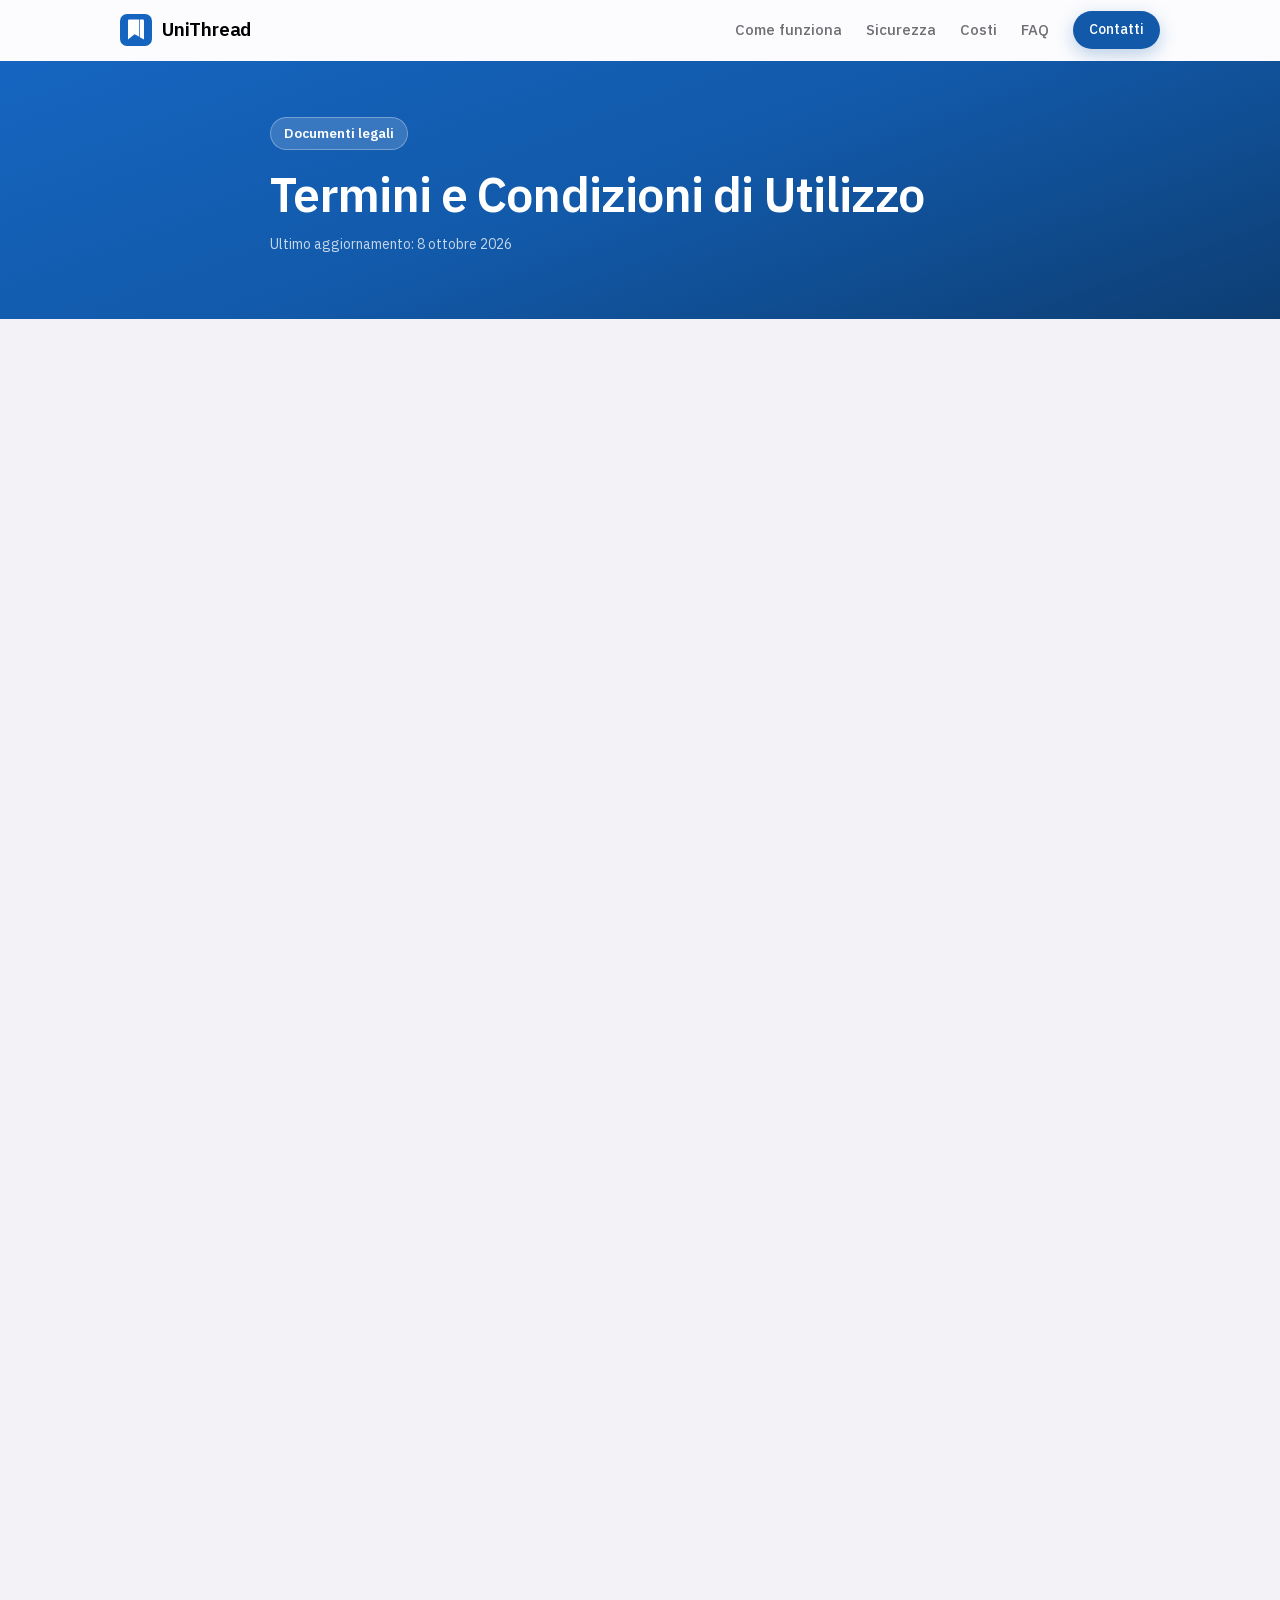
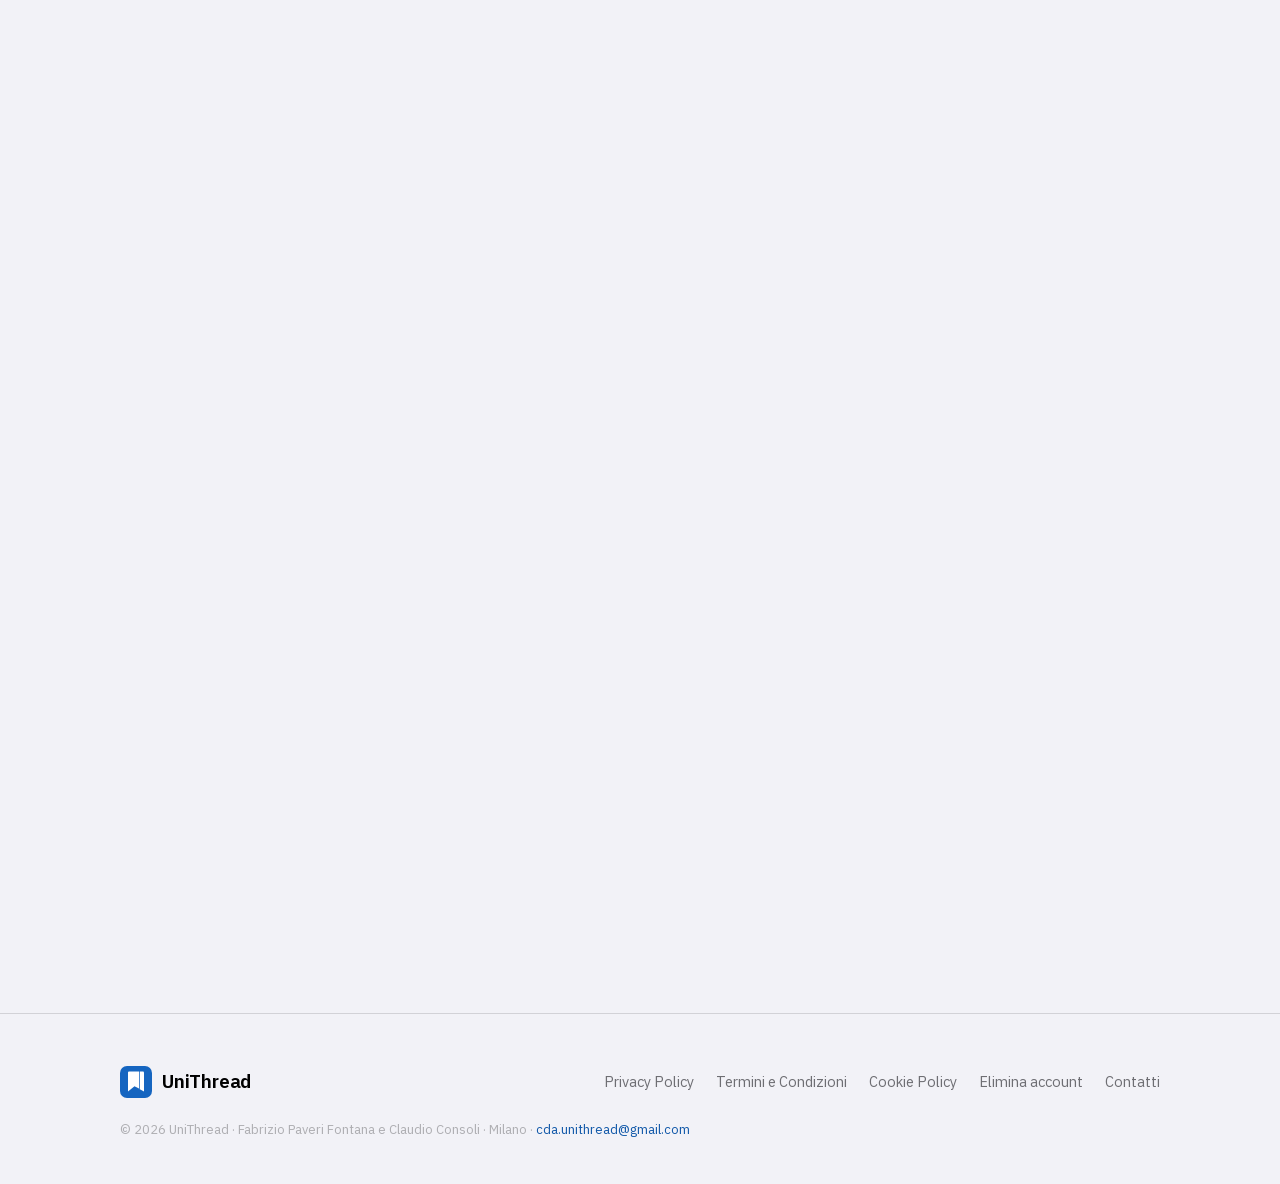
<file: termini-condizioni.html>
<!DOCTYPE html>
<html lang="it">
<head>
<meta charset="UTF-8">
<meta name="theme-color" content="#1259A9">
<meta name="viewport" content="width=device-width, initial-scale=1, viewport-fit=cover">
<meta name="description" content="Termini e Condizioni d'uso di UniThread, il marketplace di libri universitari usati tra studenti.">
<title>UniThread — Termini e Condizioni</title>
<link href="fonts/fonts.css?v=2" rel="stylesheet">
<link rel="icon" href="data:image/svg+xml,%3Csvg xmlns='http://www.w3.org/2000/svg' viewBox='0 0 64 64'%3E%3Crect width='64' height='64' rx='14' fill='%231565C0'/%3E%3Cpath d='M16 13a2 2 0 0 1 2-2h20v34l-9-4.6L16 51z' fill='%23fff'/%3E%3Cpath d='M39.5 11H46a2 2 0 0 1 2 2v38l-8.5-4.4z' fill='%23fff'/%3E%3C/svg%3E">
<link href="stile/sito.css?v=2" rel="stylesheet">
</head>
<body>

<div class="progresso" aria-hidden="true"></div>
<header class="nav">
  <div class="wrap">
    <a class="brand" href="index.html#top" aria-label="UniThread, pagina iniziale">
      <svg viewBox="0 0 64 64" aria-hidden="true"><rect width="64" height="64" rx="14" fill="#1565C0"/><path d="M16 13a2 2 0 0 1 2-2h20v34l-9-4.6L16 51z" fill="#fff"/><path d="M39.5 11H46a2 2 0 0 1 2 2v38l-8.5-4.4z" fill="#fff"/></svg>
      UniThread
    </a>
    <nav class="nav-links" aria-label="Sezioni">
      <a class="opz2" href="index.html#come-funziona">Come funziona</a>
      <a class="opz" href="index.html#sicurezza">Sicurezza</a>
      <a class="opz" href="index.html#costi">Costi</a>
      <a href="index.html#faq">FAQ</a>
      <a class="btn btn-blu" href="index.html#contatti">Contatti</a>
    </nav>
  </div>
</header>

<div class="doc-hero">
  <div class="wrap">
    <p class="kicker">Documenti legali</p>
    <h1>Termini e Condizioni di Utilizzo</h1>
    <p class="updated">Ultimo aggiornamento: 8 ottobre 2026</p>
  </div>
</div>

<main class="doc">
  <div class="wrap">
  <div class="foglio rivela">

    <section>
      <h2>Art. 1 — Scopo e Definizioni</h2>
      <p>UniThread è una piattaforma mobile che facilita l'incontro tra domanda e offerta di libri universitari usati tra studenti, persone fisiche che agiscono per scopi personali ed estranei a qualsiasi attività imprenditoriale, commerciale o professionale. UniThread non ha la proprietà né il possesso dei libri messi in vendita e non trasferisce la proprietà dal Venditore all'Acquirente: il contratto di compravendita si conclude direttamente tra le parti. UniThread si rivolge al solo mercato italiano.</p>
      <p>Ai fini del presente documento:</p>
      <ul>
        <li>Titolari: Fabrizio Paveri Fontana e Claudio Consoli, che sviluppano e gestiscono congiuntamente UniThread.</li>
        <li>Utente: chi crea un account su UniThread, come Acquirente o Venditore, anche alternativamente nel tempo.</li>
        <li>Acquirente: l'Utente che propone l'acquisto di un Libro tramite UniThread.</li>
        <li>Venditore: l'Utente che pubblica un Annuncio relativo a un proprio Libro.</li>
        <li>Account: i dati associati a un Utente registrato, inclusi nome, email, università/facoltà (ove indicati), foto profilo e storico degli Scambi.</li>
        <li>Annuncio: la scheda pubblicata dal Venditore per un Libro (fotografie, titolo, prezzo, condizioni, note).</li>
        <li>Libro: il testo universitario usato, di proprietà del Venditore, oggetto dell'Annuncio.</li>
        <li>Proposta: la richiesta di acquisto formulata dall'Acquirente, che avvia il pagamento secondo l'Art. 9.</li>
        <li>Scambio: il rapporto tra Acquirente e Venditore relativo a un Libro, dall'accettazione della Proposta fino alla consegna confermata da Codice QR, o fino al suo Annullamento (Art. 10).</li>
        <li>Codice QR: il codice generato dall'app, univoco per ogni Scambio e rigenerato ogni 30 secondi per finalità antifrode, la cui scansione da parte del Venditore è l'unico meccanismo di conferma della consegna.</li>
        <li>Fondi Trattenuti: la somma versata dall'Acquirente alla Proposta, trattenuta da UniThread tramite il Fornitore di Servizi di Pagamento fino alla scansione del Codice QR.</li>
        <li>Commissione di Pagamento: l'importo dovuto al Fornitore di Servizi di Pagamento per l'elaborazione della transazione (Art. 9), non rimborsabile.</li>
        <li>Annullamento: la facoltà, riservata all'Acquirente e azionabile solo prima della scansione del Codice QR, di recedere dalla singola Transazione (Art. 10).</li>
        <li>Difformità del Prodotto: la non corrispondenza, rilevata dall'Acquirente alla consegna e prima della scansione del Codice QR, tra il Libro consegnato e quanto descritto nell'Annuncio.</li>
      </ul>
    </section>

    <section>
      <h2>Art. 2 — Accettazione dei Termini e Registrazione</h2>
      <p>L'accesso e l'uso di UniThread presuppongono la lettura integrale e l'accettazione espressa dei presenti Termini e dell'Informativa Privacy (Art. 16), che ne costituisce parte integrante. L'accettazione avviene tramite una casella di spunta non preselezionata, presentata in registrazione: senza la sua attivazione la registrazione non può proseguire. Alcune clausole, elencate all'Art. 19, richiedono ai sensi degli artt. 1341 e 1342 c.c. un'ulteriore approvazione specifica, con una casella separata e non preselezionata.</p>
      <p>Per registrarsi, l'Utente dichiara sotto la propria responsabilità di:</p>
      <ul>
        <li>avere compiuto diciotto anni: UniThread è riservata a soggetti maggiorenni, qualunque sia la loro condizione di studente;</li>
        <li>possedere piena capacità di agire secondo la legge italiana;</li>
        <li>fornire dati veritieri, completi e aggiornati;</li>
        <li>disporre di un indirizzo email valido e nella propria esclusiva disponibilità;</li>
        <li>utilizzare UniThread per finalità personali e private legate alla compravendita occasionale di libri usati, non per finalità commerciali o di rivendita sistematica;</li>
        <li>non essere stato in precedenza escluso definitivamente da UniThread per violazione dei presenti Termini, salvo riammissione motivata dai Titolari.</li>
      </ul>
      <p>Ciascun Utente può creare un solo Account, ed è responsabile della riservatezza delle proprie credenziali e di ogni attività svolta tramite esso, salvo accesso non autorizzato da terzi non imputabile a propria colpa e tempestivamente segnalato.</p>
    </section>

    <section>
      <h2>Art. 3 — Come Funziona UniThread</h2>
      <p>UniThread consente agli Utenti registrati di pubblicare Annunci, consultare quelli altrui, formulare Proposte di acquisto e comunicare tramite la messaggistica interna per concordare i dettagli dello Scambio.</p>
      <p>Lo Scambio si articola nelle seguenti fasi:</p>
      <ol>
        <li>il Venditore pubblica un Annuncio con prezzo, condizioni e fotografie del Libro;</li>
        <li>l'Acquirente formula una Proposta e, in quel momento, versa l'intero importo dovuto (prezzo più la propria quota, pari al 50%, della Commissione di Pagamento, v. Art. 9), trattenuto da UniThread come Fondi Trattenuti senza alcun trasferimento al Venditore in questa fase;</li>
        <li>Acquirente e Venditore si accordano, tramite la messaggistica interna, su luogo e orario dell'incontro per la consegna fisica, che avviene sempre di persona;</li>
        <li>all'incontro, l'Acquirente ispeziona il Libro secondo l'Art. 7 prima di confermare lo Scambio;</li>
        <li>se il Libro è conforme, l'Acquirente genera il Codice QR e lo sottopone a scansione del Venditore;</li>
        <li>la scansione del Codice QR è l'unico meccanismo di conferma della consegna: determina in modo automatico e irrevocabile il rilascio dei Fondi Trattenuti al Venditore e la conclusione dello Scambio.</li>
      </ol>
      <p>In assenza di scansione, lo Scambio non si considera concluso e i Fondi Trattenuti restano nella disponibilità di UniThread, salva l'applicazione dell'Art. 10 in caso di Annullamento.</p>
    </section>

    <section>
      <h2>Art. 4 — Ruolo di UniThread quale Intermediario</h2>
      <p>UniThread opera esclusivamente come piattaforma tecnologica di intermediazione tra Utenti privati: non è parte del contratto di compravendita, che si perfeziona esclusivamente tra Acquirente e Venditore, non acquista né detiene a titolo di proprietà alcun Libro, e non garantisce la qualità, la conformità o la corrispondenza alla descrizione dei Libri scambiati, fatte salve le tutele specifiche degli Artt. 9 e 10.</p>
      <p><strong>Nota sulla titolarità dei Fondi Trattenuti.</strong> Durante il periodo in cui una Transazione è pendente, i Fondi Trattenuti risiedono tecnicamente sul conto di pagamento intestato a UniThread presso il Fornitore di Servizi di Pagamento (Art. 9), secondo il modello "addebiti e trasferimenti separati" offerto da Stripe, soggetto autorizzato alla prestazione di servizi di pagamento ai sensi della normativa applicabile (PSD2) e responsabile della relativa gestione regolamentare. UniThread opera quale mero intermediario tecnico: detiene i Fondi Trattenuti in custodia, per conto delle parti della Transazione, senza alcun diritto di utilizzo, disposizione o godimento economico su tali somme, non ne diventa in alcun momento proprietaria in senso economico, e non svolge alcuna attività la cui autorizzazione sia riservata a un istituto di pagamento. Il trasferimento al Venditore (o la restituzione all'Acquirente in caso di Annullamento) avviene automaticamente, tramite l'infrastruttura del Fornitore, secondo le regole degli Artt. 9 e 10.</p>
      <p>Ogni controversia su qualità, condizioni o proprietà del Libro, che non rientri nei casi disciplinati dagli Artt. 10 e 12, va risolta direttamente tra Acquirente e Venditore, fermo il potere di UniThread di intervenire in caso di violazione dei presenti Termini (Art. 13).</p>
    </section>

    <section>
      <h2>Art. 5 — Comportamenti Vietati</h2>
      <p>È vietato all'Utente:</p>
      <ul>
        <li>pubblicare Annunci relativi a beni diversi da libri universitari usati, o a libri contraffatti, rubati o di cui non abbia piena disponibilità;</li>
        <li>fornire informazioni false o fuorvianti sugli Annunci, o usare fotografie non proprie o non corrispondenti allo stato reale del Libro;</li>
        <li>eludere il meccanismo di pagamento dell'Art. 9, in particolare concordando pagamenti fuori piattaforma per Scambi lì avviati: condotta considerata particolarmente grave perché priva l'altra parte e UniThread delle tutele dei Fondi Trattenuti e del Codice QR;</li>
        <li>usare la messaggistica interna per scopi diversi dallo Scambio, inclusa pubblicità non richiesta o comunicazioni moleste, offensive o discriminatorie;</li>
        <li>tenere condotte moleste, minacciose, discriminatorie o diffamatorie verso altri Utenti, sulla piattaforma o agli incontri fisici;</li>
        <li>pubblicare, condividere o scambiare, tramite Annunci, messaggistica o qualsiasi altra funzione di UniThread, contenuti osceni, pornografici, sessualmente espliciti o comunque estranei alla compravendita di libri universitari usati;</li>
        <li>raccogliere dati o contenuti della piattaforma in modo sistematico e automatizzato (scraping, bot) senza autorizzazione scritta;</li>
        <li>tentare accessi non autorizzati ai sistemi di UniThread o introdurre codice malevolo;</li>
        <li>creare Account falsi o impersonare altre persone;</li>
        <li>usare UniThread per finalità illecite o contrarie all'ordine pubblico;</li>
        <li>rivendere sistematicamente, con finalità di lucro professionale, libri acquistati tramite la piattaforma.</li>
      </ul>
      <p>La violazione di uno di questi divieti legittima UniThread ad adottare i provvedimenti dell'Art. 13, inclusa la sospensione immediata e, nei casi più gravi, l'esclusione definitiva, fermo il diritto al risarcimento del danno.</p>
    </section>

    <section>
      <h2>Art. 6 — Pubblicazione degli Annunci</h2>
      <p>Il Venditore è l'unico responsabile del contenuto dei propri Annunci, inclusa la veridicità delle informazioni, la correttezza del prezzo e l'accuratezza della descrizione. UniThread non effettua una verifica preventiva sistematica di ogni Annuncio prima della pubblicazione, ma si riserva la facoltà di rimuoverne in qualsiasi momento, anche dopo la pubblicazione, quelli in violazione dei presenti Termini o della legge, anche su segnalazione di altri Utenti (Art. 13).</p>
      <p>Il Venditore garantisce di essere l'effettivo proprietario del Libro e di avere pieno titolo per disporne, manlevando UniThread da ogni pretesa di terzi relativa alla sua titolarità o provenienza.</p>
      <p>La modalità di consegna prevista e disciplinata da UniThread è, alla data del presente documento, esclusivamente la consegna a mani tra Acquirente e Venditore, confermata tramite il Codice QR secondo l'Art. 3. UniThread non offre né disciplina, ad oggi, una modalità di consegna tramite spedizione.</p>
    </section>

    <section>
      <h2>Art. 7 — Condizioni per l'Acquirente</h2>
      <p>Formulando una Proposta, l'Acquirente si impegna irrevocabilmente a versare l'intero importo dovuto tramite il Fornitore di Servizi di Pagamento indicato all'Art. 9. La somma versata costituisce Fondi Trattenuti e resta nella disponibilità di UniThread fino alla scansione del Codice QR, salva la facoltà di Annullamento dell'Art. 10.</p>
      <p>È onere esclusivo dell'Acquirente, all'incontro fisico e comunque prima di generare e sottoporre a scansione il Codice QR, verificare con diligenza che il Libro consegnato corrisponda a quanto descritto nell'Annuncio. L'Acquirente prende atto che:</p>
      <ul>
        <li>la scansione del Codice QR da parte del Venditore è immediata, automatica e irrevocabile, e determina il rilascio definitivo dei Fondi Trattenuti senza possibilità per UniThread di sospendere o invertire il trasferimento;</li>
        <li>se rileva una Difformità del Prodotto prima della scansione (Art. 10), può rifiutarsi di generare o sottoporre a scansione il Codice QR e avvalersi dell'Annullamento;</li>
        <li>una volta avvenuta la scansione, non può più avvalersi dell'Annullamento né richiedere un rimborso tramite UniThread, fermi gli eventuali rimedi verso il Venditore secondo il diritto comune (Art. 12).</li>
      </ul>
      <p>L'Acquirente si impegna a presentarsi puntualmente all'incontro concordato e a comunicare tempestivamente ogni variazione tramite la messaggistica interna, ed è responsabile di fornire dati di pagamento corretti e riferibili a strumenti di cui abbia piena e legittima disponibilità.</p>
    </section>

    <section>
      <h2>Art. 8 — Condizioni per il Venditore</h2>
      <p>Per ricevere i Fondi Trattenuti relativi ai propri Annunci, il Venditore deve completare la procedura di registrazione e verifica presso il Fornitore di Servizi di Pagamento ("Attivazione dei Pagamenti"), fornendo le informazioni richieste dalla normativa antiriciclaggio e fiscale applicabile. Fino al completamento, non può ricevere trasferimenti, anche se un Acquirente ha già formulato una Proposta: in tal caso l'app segnala all'Acquirente lo stato di "acquisto in sospeso", fermo restando che l'Acquirente conserva comunque la facoltà di Annullamento fino alla scansione del Codice QR.</p>
      <p>A differenza dell'Acquirente, il Venditore non dispone di una funzione per annullare unilateralmente una Transazione già avviata. Se non intende o non può consegnare il Libro, deve: informarne tempestivamente l'Acquirente tramite la messaggistica interna in modo che sia lui ad annullare la transazione. Il Venditore che ometta reiteratamente di presentarsi agli incontri concordati, senza giustificato motivo, è soggetto ai provvedimenti dell'Art. 13.</p>
      <p>Il Venditore garantisce che il Libro consegnato corrisponde a quanto descritto nell'Annuncio ed è responsabile, verso l'Acquirente e UniThread, di eventuali Difformità del Prodotto rilevate prima della scansione del Codice QR (Art. 10), nonché, secondo il diritto comune, di vizi occulti non rilevabili alla consegna.</p>
    </section>

    <section>
      <h2>Art. 9 — Pagamenti e Commissioni</h2>
      <p>I pagamenti degli Scambi su UniThread sono gestiti interamente tramite l'infrastruttura di Stripe, Inc. e delle società del gruppo Stripe ("Fornitore di Servizi di Pagamento"), soggetto terzo autorizzato alla prestazione di servizi di pagamento, i cui termini e informativa privacy si applicano separatamente.</p>
      <p>Il meccanismo adottato è quello noto come "addebiti e trasferimenti separati" (separate charges and transfers):</p>
      <ul>
        <li>alla Proposta, l'intero importo dovuto viene addebitato all'Acquirente e accreditato sul conto di pagamento di UniThread presso il Fornitore, costituendo i Fondi Trattenuti;</li>
        <li>i Fondi Trattenuti restano su tale conto, e non su quello del Venditore, per l'intera durata della Transazione pendente; il Venditore non vi ha accesso diretto o indiretto;</li>
        <li>solo alla scansione del Codice QR, UniThread dispone, tramite il Fornitore, il trasferimento dell'importo dovuto (dedotta la Commissione di Pagamento e l'eventuale Commissione UniThread) al conto collegato ("Connected Account") che il Venditore ha registrato in sede di Attivazione dei Pagamenti.</li>
      </ul>
      <p><strong>Commissione di Pagamento.</strong> Alla data del presente documento è pari all'1,5% del prezzo del Libro più € 0,25 fissi per transazione, ripartita in parti uguali tra Acquirente e Venditore, salvo diversa indicazione visualizzata in app al momento della Proposta. Non è rimborsabile in alcun caso (Art. 10). I Titolari si riservano di modificarne importo o ripartizione in futuro, dandone comunicazione secondo l'Art. 18; una Transazione già avviata alla data della Proposta non subisce modifiche successive.</p>
      <p><strong>Commissione UniThread.</strong> Alla data del presente documento, UniThread non applica alcuna commissione propria aggiuntiva. I Titolari si riservano di introdurne una in futuro come corrispettivo per l'uso della piattaforma, con comunicazione agli Utenti con almeno 15 giorni di preavviso, mai applicata retroattivamente a Transazioni già concluse o pendenti al momento della comunicazione.</p>
      <p>UniThread non ha accesso ai dati completi dello strumento di pagamento usato (es. numero carta), trattati esclusivamente dal Fornitore secondo i propri standard di sicurezza. Le contestazioni su addebiti non autorizzati (es. carta rubata o usata senza autorizzazione) vanno segnalate alla propria banca o all'emittente della carta, secondo le ordinarie procedure di disputa previste dai circuiti di pagamento. I malfunzionamenti tecnici del pagamento (es. addebito duplicato, trasferimento non andato a buon fine) vanno invece segnalati a UniThread (Art. 18); UniThread userà la massima diligenza per assistere l'Utente, ma non risponde di malfunzionamenti o ritardi direttamente imputabili al Fornitore quale soggetto terzo autonomo, salvo quanto previsto dall'Art. 12.</p>
    </section>

    <section>
      <h2>Art. 10 — Annullamento, Rimborsi e Difformità del Prodotto</h2>
      <p>10.1 L'Acquirente può annullare l'ordine in qualsiasi momento prima della conclusione dello Scambio (scansione del Codice QR da parte del Venditore), qualunque sia il motivo; in tal caso gli viene restituito il prezzo del Libro tramite Stripe, nei tempi tecnici del circuito di pagamento. La quota di Commissione di Pagamento a suo carico non è in alcun caso rimborsabile (Art. 9).</p>
      <p>10.2 Qualora, al momento della consegna a mani, il libro risulti sostanzialmente difforme dalla descrizione e dalle fotografie pubblicate nell'Annuncio (a titolo esemplificativo: edizione diversa, mancanza di parti rilevanti, condizioni significativamente peggiori di quanto dichiarato), l'Acquirente ha diritto di rifiutare la consegna e di non procedere alla scansione del Codice QR. In tal caso può annullare l'ordine tramite l'apposita funzione dell'App, secondo quanto previsto dall'Art. 10.1: gli viene restituito il prezzo del Libro, mentre la quota di Commissione di Pagamento a suo carico non è in alcun caso rimborsabile (Art. 9).</p>
      <p>10.3 Resta fermo, per l'Acquirente che rivesta la qualifica di consumatore, il diritto di recesso di cui al successivo Art. 11, ove applicabile, nonché la garanzia legale di conformità/per vizi prevista dagli artt. 1490 e ss. c.c. per i rapporti tra Utenti aventi natura di compravendita tra privati, nei limiti in cui tale garanzia risulti applicabile ai beni usati oggetto del presente Servizio.</p>
      <p>10.4 UniThread non è parte del contratto di compravendita concluso tra Acquirente e Venditore e non risponde della conformità del libro, della sua effettiva consegna, né di eventuali controversie relative a vizi, difformità o ritardi, fermo restando quanto previsto dall'Art. 12 (Limitazione di Responsabilità e Manleva) in merito al ruolo di UniThread nella gestione dei Fondi Trattenuti.</p>
      <p>10.5 Se lo Scambio non si conclude (mancata scansione del Codice QR da parte del Venditore) entro 7 (sette) giorni dal pagamento, l'ordine viene annullato automaticamente e i Fondi Trattenuti sono gestiti secondo le regole dell'Art. 10.1 (restituzione del prezzo all'Acquirente; quota di Commissione di Pagamento non rimborsabile). A partire dal terzo giorno, Acquirente e Venditore ricevono promemoria giornalieri tramite notifica nell'App sui giorni residui.</p>
    </section>

    <section>
      <h2>Art. 11 — Diritto di Recesso</h2>
      <p>11.1 Il diritto di recesso previsto dagli artt. 45 e ss. del Codice del Consumo presuppone, quale condizione necessaria, che il contratto sia concluso tra un consumatore e un professionista (art. 45, comma 1, Codice del Consumo). I Venditori che operano su UniThread vendono esclusivamente libri di proprietà personale, occasionalmente e al di fuori di qualsiasi attività imprenditoriale, commerciale, artigianale o professionale, e non rivestono pertanto mai la qualifica di "professionista" ai sensi dell'art. 3, comma 1, lett. c), del medesimo Codice.</p>
      <p>11.2 Una volta concluso lo Scambio mediante scansione del Codice QR da parte del Venditore, l'operazione si considera definitiva: il prezzo è trasferito al Venditore e non è in alcun caso restituibile all'Acquirente, né tramite recesso né ad altro titolo convenzionale, fatta salva esclusivamente la garanzia legale per vizi di cui agli artt. 1490 e ss. c.c., nei limiti in cui risulti applicabile ai beni usati oggetto del Servizio.</p>
    </section>

    <section>
      <h2>Art. 12 — Limitazione di Responsabilità e Manleva</h2>
      <p>12.1 UniThread mette a disposizione degli Utenti una piattaforma tecnologica che consente di pubblicare annunci, contattarsi e gestire il pagamento del prezzo tramite Stripe. UniThread non è parte dei contratti di compravendita conclusi tra gli Utenti, non seleziona, verifica o controlla i libri messi in vendita, né la veridicità delle informazioni inserite negli Annunci o nei profili Utente.</p>
      <p>12.2 Nei limiti massimi consentiti dalla legge applicabile, UniThread non è responsabile per: (a) la qualità, conformità, legittima provenienza o sicurezza dei libri scambiati tra gli Utenti; (b) la mancata o ritardata consegna a mani concordata tra le Parti; (c) il comportamento, le dichiarazioni o le omissioni di qualsiasi Utente; (d) controversie, danni o pretese derivanti dal rapporto contrattuale intercorso tra Acquirente e Venditore.</p>
      <p>12.3 Nulla nel presente articolo esclude o limita la responsabilità di UniThread per dolo o colpa grave, né le responsabilità che non possono essere escluse o limitate ai sensi di norme imperative di legge, ivi incluse quelle a tutela del consumatore.</p>
      <p>12.4 L'Utente che utilizza il Servizio si impegna a tenere indenne e manlevare UniThread, i suoi amministratori, dipendenti e collaboratori da qualsiasi pretesa, richiesta di risarcimento, costo o spesa (comprese le ragionevoli spese legali) avanzata da altri Utenti o da terzi in relazione a: (a) violazione dei presenti Termini; (b) violazione di diritti di terzi, inclusi diritti di proprietà intellettuale; (c) contenuti pubblicati nell'ambito del Servizio; (d) la compravendita conclusa con altri Utenti, ivi incluse difformità, vizi o mancata consegna del libro.</p>
    </section>

    <section>
      <h2>Art. 13 — Sospensione, Esclusione, Segnalazioni e Reclami</h2>
      <p>13.1 UniThread può, a propria ragionevole discrezione e con comunicazione all'Utente interessato, sospendere temporaneamente o disattivare definitivamente l'account di un Utente che violi i presenti Termini, in particolare gli artt. 5 (Comportamenti Vietati) e 15 (Netiquette), o che tenga condotte lesive di altri Utenti o di UniThread.</p>
      <p>13.2 Ogni Utente può segnalare a UniThread comportamenti scorretti, Annunci sospetti o violazioni dei presenti Termini da parte di altri Utenti, tramite l'apposita funzione dell'App (disponibile nella scheda dell'Annuncio, nel profilo dell'altro Utente e all'interno di una chat) oppure scrivendo ai contatti di cui all'Art. 18.</p>
      <p>13.3 UniThread esamina le segnalazioni ricevute con la diligenza ragionevole in base ai mezzi a propria disposizione, senza tuttavia assumere alcun obbligo di risultato né fungere da organo di risoluzione delle controversie tra Utenti.</p>
      <p>13.4 L'eventuale tolleranza da parte di UniThread rispetto a una violazione dei presenti Termini da parte di un Utente non costituisce rinuncia al diritto di UniThread di far valere, anche in un momento successivo, i rimedi previsti dai presenti Termini o dalla legge.</p>
      <p>13.5 L'Utente può presentare reclamo in merito al funzionamento del Servizio scrivendo ai contatti indicati all'Art. 18; UniThread si impegna a fornire un riscontro entro un termine ragionevole.</p>
    </section>

    <section>
      <h2>Art. 14 — Proprietà Intellettuale</h2>
      <p>14.1 Il nome, il logo, il marchio, l'interfaccia grafica, il codice sorgente e ogni altro elemento distintivo dell'App e del Servizio sono di titolarità di UniThread (o dei soggetti di cui all'Art. 18) e sono protetti dalla normativa in materia di proprietà intellettuale e industriale. È vietata ogni riproduzione, modifica, distribuzione o utilizzo non autorizzato di tali elementi.</p>
      <p>14.2 Pubblicando un Annuncio, l'Utente concede a UniThread una licenza non esclusiva, gratuita, mondiale e limitata alla durata di pubblicazione dell'Annuncio (e al tempo tecnicamente necessario per la sua rimozione dai sistemi) ad utilizzare, riprodurre e mostrare nell'ambito del Servizio i contenuti, le fotografie e i testi da lui caricati, al solo fine di fornire e promuovere il Servizio stesso.</p>
      <p>14.3 L'Utente garantisce di essere titolare dei diritti sui contenuti caricati (fotografie, testi, descrizioni) o di averne comunque la facoltà d'uso, e risponde in via esclusiva di ogni violazione di diritti di proprietà intellettuale di terzi derivante dalla pubblicazione di tali contenuti.</p>
    </section>

    <section>
      <h2>Art. 15 — Netiquette</h2>
      <p>15.1 Nell'utilizzo del Servizio, incluse le comunicazioni tra Utenti all'interno dell'App, ciascun Utente si impegna a mantenere un linguaggio e un comportamento rispettoso, civile e pertinente alle finalità del Servizio.</p>
      <p>15.2 È vietato l'uso di un linguaggio osceno, volgare, discriminatorio, offensivo, minatorio o comunque lesivo della dignità altrui, così come la pubblicazione o condivisione di contenuti sessualmente espliciti, pornografici o comunque estranei alla compravendita di libri universitari usati, in conformità con quanto già previsto dall'Art. 5 (Comportamenti Vietati).</p>
      <p>15.3 UniThread si riserva il diritto di rimuovere contenuti e comunicazioni in violazione del presente articolo e di applicare le misure di cui all'Art. 13 (Sospensione, Esclusione, Segnalazioni e Reclami), senza che ciò comporti alcun obbligo di preventiva verifica sistematica delle comunicazioni tra Utenti.</p>
    </section>

    <section>
      <h2>Art. 16 — Privacy, Comunicazioni e Forza Maggiore</h2>
      <p>16.1 Il trattamento dei dati personali degli Utenti è svolto in regime di contitolarità del trattamento, ai sensi dell'art. 26 GDPR, da parte di Fabrizio Paveri Fontana e Claudio Consoli, co-fondatori di UniThread, ed è disciplinato nel dettaglio dall'Informativa Privacy, disponibile nell'App e sul sito di UniThread, che costituisce parte integrante dei presenti Termini.</p>
      <p>16.2 Le comunicazioni relative al Servizio avvengono, salvo diversa indicazione, tramite le notifiche dell'App, l'indirizzo email comunicato dall'Utente in fase di registrazione o i contatti di cui all'Art. 18. L'Utente è tenuto a mantenere aggiornati i propri dati di contatto.</p>
      <p>16.3 UniThread non è responsabile per inadempimenti o ritardi nell'esecuzione del Servizio dovuti a eventi di forza maggiore, ivi inclusi, a titolo esemplificativo, interruzioni di rete, indisponibilità dei servizi di terzi (quali, a titolo esemplificativo, Stripe), provvedimenti dell'autorità, eventi naturali o altre circostanze estranee alla propria ragionevole sfera di controllo.</p>
    </section>

    <section>
      <h2>Art. 17 — Autonomia delle Parti e Clausola di Salvaguardia</h2>
      <p>17.1 Nessuna disposizione dei presenti Termini può essere interpretata nel senso di costituire un rapporto di agenzia, mandato, società, joint venture o rapporto di lavoro subordinato tra UniThread e gli Utenti, i quali agiscono in piena autonomia e indipendenza.</p>
      <p>17.2 Qualora una o più disposizioni dei presenti Termini siano dichiarate nulle, invalide o inefficaci da un'autorità competente, le restanti disposizioni continuano a produrre effetto, e le parti si impegnano a sostituire la clausola invalida con una disposizione valida che ne rispecchi, per quanto possibile, lo scopo economico e giuridico originario.</p>
      <p>17.3 Il mancato esercizio da parte di UniThread di un diritto previsto dai presenti Termini non costituisce rinuncia al diritto stesso, salvo rinuncia espressa e scritta.</p>
    </section>

    <section>
      <h2>Art. 18 — Modifiche ai Termini, Titolari e Contatti</h2>
      <p>18.1 UniThread si riserva il diritto di modificare i presenti Termini in qualsiasi momento, per adeguarli a modifiche normative, esigenze organizzative o evoluzioni del Servizio. Le modifiche sostanziali saranno comunicate agli Utenti con un preavviso ragionevole, non inferiore a 15 (quindici) giorni, tramite notifica nell'App o comunicazione all'indirizzo email comunicato in fase di registrazione.</p>
      <p>18.2 L'utilizzo del Servizio successivo all'entrata in vigore delle modifiche costituisce accettazione delle stesse. L'Utente che non intenda accettare le modifiche può recedere dal Servizio chiudendo il proprio account, fermi restando gli obblighi già sorti.</p>
      <p>18.3 Il Servizio è gestito da Fabrizio Paveri Fontana e Claudio Consoli, co-fondatori di UniThread, contattabili all'indirizzo email <a href="mailto:cda.unithread@gmail.com">cda.unithread@gmail.com</a>.</p>
      <p>18.4 Per qualsiasi comunicazione, richiesta o reclamo relativo al Servizio, l'Utente può scrivere all'indirizzo email di cui al punto precedente.</p>
      <p>18.5 I Titolari possono cedere, in tutto o in parte, la gestione del Servizio e i diritti e gli obblighi derivanti dai presenti Termini a soggetti terzi, inclusa un'eventuale società costituita per tale gestione, che subentra automaticamente in ogni diritto e obbligo qui previsto. La cessione sarà comunicata agli Utenti secondo le modalità di cui all'Art. 18.1.</p>
    </section>

    <section>
      <h2>Art. 19 — Legge Applicabile, Foro Competente e Clausole Vessatorie</h2>
      <p>19.1 I presenti Termini sono regolati dalla legge italiana.</p>
      <p>19.2 Per le controversie in cui l'Utente rivesta la qualifica di consumatore ai sensi del Codice del Consumo, è competente in via esclusiva il foro del luogo di residenza o domicilio del consumatore, ai sensi dell'art. 33, comma 2, lett. u), del Codice del Consumo.</p>
      <p>19.3 Per ogni altra controversia relativa ai presenti Termini, inclusa quella in cui l'Utente non rivesta la qualifica di consumatore, è competente in via esclusiva il Foro di Milano.</p>
      <p>19.4 Ai sensi e per gli effetti degli artt. 1341 e 1342 c.c., l'Utente dichiara di aver letto attentamente e di approvare specificamente le seguenti clausole: Art. 4 (Ruolo di UniThread quale Intermediario), Art. 10 (Annullamento, Rimborsi e Difformità del Prodotto), Art. 11 (Diritto di Recesso), Art. 12 (Limitazione di Responsabilità e Manleva), Art. 13.1 (Sospensione ed Esclusione), Art. 19.3 (Foro Competente per i rapporti non-consumatore).</p>
    </section>

  </div>
  </div>
</main>

<footer class="piede">
  <div class="wrap">
    <div class="foot">
      <a class="brand" href="index.html#top">
        <svg viewBox="0 0 64 64" aria-hidden="true"><rect width="64" height="64" rx="14" fill="#1565C0"/><path d="M16 13a2 2 0 0 1 2-2h20v34l-9-4.6L16 51z" fill="#fff"/><path d="M39.5 11H46a2 2 0 0 1 2 2v38l-8.5-4.4z" fill="#fff"/></svg>
        UniThread
      </a>
      <nav aria-label="Documenti">
        <a href="privacy-policy.html">Privacy Policy</a>
        <a href="termini-condizioni.html">Termini e Condizioni</a>
        <a href="cookie-policy.html">Cookie Policy</a>
        <a href="delete-account.html">Elimina account</a>
        <a href="mailto:cda.unithread@gmail.com">Contatti</a>
      </nav>
    </div>
    <div class="copy">© 2026 UniThread · Fabrizio Paveri Fontana e Claudio Consoli · Milano · <a href="mailto:cda.unithread@gmail.com">cda.unithread@gmail.com</a></div>
  </div>
</footer>

<script src="stile/sito.js?v=2"></script>
</body>
</html>
</file>
<file: fonts/fonts.css>
/* Font ospitati in locale (prima da Google Fonts): nessun IP dei visitatori inviato a Google.
   Newsreader e IBM Plex Sans, licenza SIL Open Font License 1.1. */
/* latin-ext */
@font-face {
  font-family: 'IBM Plex Sans';
  font-style: normal;
  font-weight: 400;
  font-stretch: 100%;
  font-display: swap;
  src: url(IBMPlexSans-normal-latin-ext.woff2) format('woff2');
  unicode-range: U+0100-02BA, U+02BD-02C5, U+02C7-02CC, U+02CE-02D7, U+02DD-02FF, U+0304, U+0308, U+0329, U+1D00-1DBF, U+1E00-1E9F, U+1EF2-1EFF, U+2020, U+20A0-20AB, U+20AD-20C4, U+2113, U+2C60-2C7F, U+A720-A7FF;
}
/* latin */
@font-face {
  font-family: 'IBM Plex Sans';
  font-style: normal;
  font-weight: 400;
  font-stretch: 100%;
  font-display: swap;
  src: url(IBMPlexSans-normal-latin.woff2) format('woff2');
  unicode-range: U+0000-00FF, U+0131, U+0152-0153, U+02BB-02BC, U+02C6, U+02DA, U+02DC, U+0304, U+0308, U+0329, U+2000-206F, U+20AC, U+2122, U+2191, U+2193, U+2212, U+2215, U+FEFF, U+FFFD;
}
/* latin-ext */
@font-face {
  font-family: 'IBM Plex Sans';
  font-style: normal;
  font-weight: 500;
  font-stretch: 100%;
  font-display: swap;
  src: url(IBMPlexSans-normal-latin-ext.woff2) format('woff2');
  unicode-range: U+0100-02BA, U+02BD-02C5, U+02C7-02CC, U+02CE-02D7, U+02DD-02FF, U+0304, U+0308, U+0329, U+1D00-1DBF, U+1E00-1E9F, U+1EF2-1EFF, U+2020, U+20A0-20AB, U+20AD-20C4, U+2113, U+2C60-2C7F, U+A720-A7FF;
}
/* latin */
@font-face {
  font-family: 'IBM Plex Sans';
  font-style: normal;
  font-weight: 500;
  font-stretch: 100%;
  font-display: swap;
  src: url(IBMPlexSans-normal-latin.woff2) format('woff2');
  unicode-range: U+0000-00FF, U+0131, U+0152-0153, U+02BB-02BC, U+02C6, U+02DA, U+02DC, U+0304, U+0308, U+0329, U+2000-206F, U+20AC, U+2122, U+2191, U+2193, U+2212, U+2215, U+FEFF, U+FFFD;
}
/* latin-ext */
@font-face {
  font-family: 'IBM Plex Sans';
  font-style: normal;
  font-weight: 600;
  font-stretch: 100%;
  font-display: swap;
  src: url(IBMPlexSans-normal-latin-ext.woff2) format('woff2');
  unicode-range: U+0100-02BA, U+02BD-02C5, U+02C7-02CC, U+02CE-02D7, U+02DD-02FF, U+0304, U+0308, U+0329, U+1D00-1DBF, U+1E00-1E9F, U+1EF2-1EFF, U+2020, U+20A0-20AB, U+20AD-20C4, U+2113, U+2C60-2C7F, U+A720-A7FF;
}
/* latin */
@font-face {
  font-family: 'IBM Plex Sans';
  font-style: normal;
  font-weight: 600;
  font-stretch: 100%;
  font-display: swap;
  src: url(IBMPlexSans-normal-latin.woff2) format('woff2');
  unicode-range: U+0000-00FF, U+0131, U+0152-0153, U+02BB-02BC, U+02C6, U+02DA, U+02DC, U+0304, U+0308, U+0329, U+2000-206F, U+20AC, U+2122, U+2191, U+2193, U+2212, U+2215, U+FEFF, U+FFFD;
}
/* latin-ext */
@font-face {
  font-family: 'Newsreader';
  font-style: italic;
  font-weight: 400;
  font-display: swap;
  src: url(Newsreader-italic-latin-ext.woff2) format('woff2');
  unicode-range: U+0100-02BA, U+02BD-02C5, U+02C7-02CC, U+02CE-02D7, U+02DD-02FF, U+0304, U+0308, U+0329, U+1D00-1DBF, U+1E00-1E9F, U+1EF2-1EFF, U+2020, U+20A0-20AB, U+20AD-20C4, U+2113, U+2C60-2C7F, U+A720-A7FF;
}
/* latin */
@font-face {
  font-family: 'Newsreader';
  font-style: italic;
  font-weight: 400;
  font-display: swap;
  src: url(Newsreader-italic-latin.woff2) format('woff2');
  unicode-range: U+0000-00FF, U+0131, U+0152-0153, U+02BB-02BC, U+02C6, U+02DA, U+02DC, U+0304, U+0308, U+0329, U+2000-206F, U+20AC, U+2122, U+2191, U+2193, U+2212, U+2215, U+FEFF, U+FFFD;
}
/* latin-ext */
@font-face {
  font-family: 'Newsreader';
  font-style: italic;
  font-weight: 500;
  font-display: swap;
  src: url(Newsreader-italic-latin-ext.woff2) format('woff2');
  unicode-range: U+0100-02BA, U+02BD-02C5, U+02C7-02CC, U+02CE-02D7, U+02DD-02FF, U+0304, U+0308, U+0329, U+1D00-1DBF, U+1E00-1E9F, U+1EF2-1EFF, U+2020, U+20A0-20AB, U+20AD-20C4, U+2113, U+2C60-2C7F, U+A720-A7FF;
}
/* latin */
@font-face {
  font-family: 'Newsreader';
  font-style: italic;
  font-weight: 500;
  font-display: swap;
  src: url(Newsreader-italic-latin.woff2) format('woff2');
  unicode-range: U+0000-00FF, U+0131, U+0152-0153, U+02BB-02BC, U+02C6, U+02DA, U+02DC, U+0304, U+0308, U+0329, U+2000-206F, U+20AC, U+2122, U+2191, U+2193, U+2212, U+2215, U+FEFF, U+FFFD;
}
/* latin-ext */
@font-face {
  font-family: 'Newsreader';
  font-style: normal;
  font-weight: 400;
  font-display: swap;
  src: url(Newsreader-normal-latin-ext.woff2) format('woff2');
  unicode-range: U+0100-02BA, U+02BD-02C5, U+02C7-02CC, U+02CE-02D7, U+02DD-02FF, U+0304, U+0308, U+0329, U+1D00-1DBF, U+1E00-1E9F, U+1EF2-1EFF, U+2020, U+20A0-20AB, U+20AD-20C4, U+2113, U+2C60-2C7F, U+A720-A7FF;
}
/* latin */
@font-face {
  font-family: 'Newsreader';
  font-style: normal;
  font-weight: 400;
  font-display: swap;
  src: url(Newsreader-normal-latin.woff2) format('woff2');
  unicode-range: U+0000-00FF, U+0131, U+0152-0153, U+02BB-02BC, U+02C6, U+02DA, U+02DC, U+0304, U+0308, U+0329, U+2000-206F, U+20AC, U+2122, U+2191, U+2193, U+2212, U+2215, U+FEFF, U+FFFD;
}
/* latin-ext */
@font-face {
  font-family: 'Newsreader';
  font-style: normal;
  font-weight: 500;
  font-display: swap;
  src: url(Newsreader-normal-latin-ext.woff2) format('woff2');
  unicode-range: U+0100-02BA, U+02BD-02C5, U+02C7-02CC, U+02CE-02D7, U+02DD-02FF, U+0304, U+0308, U+0329, U+1D00-1DBF, U+1E00-1E9F, U+1EF2-1EFF, U+2020, U+20A0-20AB, U+20AD-20C4, U+2113, U+2C60-2C7F, U+A720-A7FF;
}
/* latin */
@font-face {
  font-family: 'Newsreader';
  font-style: normal;
  font-weight: 500;
  font-display: swap;
  src: url(Newsreader-normal-latin.woff2) format('woff2');
  unicode-range: U+0000-00FF, U+0131, U+0152-0153, U+02BB-02BC, U+02C6, U+02DA, U+02DC, U+0304, U+0308, U+0329, U+2000-206F, U+20AC, U+2122, U+2191, U+2193, U+2212, U+2215, U+FEFF, U+FFFD;
}
/* latin-ext */
@font-face {
  font-family: 'Newsreader';
  font-style: normal;
  font-weight: 600;
  font-display: swap;
  src: url(Newsreader-normal-latin-ext.woff2) format('woff2');
  unicode-range: U+0100-02BA, U+02BD-02C5, U+02C7-02CC, U+02CE-02D7, U+02DD-02FF, U+0304, U+0308, U+0329, U+1D00-1DBF, U+1E00-1E9F, U+1EF2-1EFF, U+2020, U+20A0-20AB, U+20AD-20C4, U+2113, U+2C60-2C7F, U+A720-A7FF;
}
/* latin */
@font-face {
  font-family: 'Newsreader';
  font-style: normal;
  font-weight: 600;
  font-display: swap;
  src: url(Newsreader-normal-latin.woff2) format('woff2');
  unicode-range: U+0000-00FF, U+0131, U+0152-0153, U+02BB-02BC, U+02C6, U+02DA, U+02DC, U+0304, U+0308, U+0329, U+2000-206F, U+20AC, U+2122, U+2191, U+2193, U+2212, U+2215, U+FEFF, U+FFFD;
}
</file>
<file: stile/sito.css>
/* Stile comune del sito UniThread: colori e componenti del tema chiaro dell'app
   (themeContext.tsx). Usato da tutte le pagine; la home aggiunge i suoi stili. */
:root {
  color-scheme: light;
  --primary: #1259A9;
  --primary-light: #1976D2;
  --primary-deep: #0D3E73;
  --tinta-blu: #E8F0FE;
  --tinta-verde: #E8F5E9;
  --tinta-arancio: #FFF3E0;
  --tinta-rossa: #FFF0F0;
  --verde: #2E7D32;
  --arancio: #C77700;
  --rosso: #C62828;
  --bg: #F2F2F7;
  --surface: #FFFFFF;
  --text: #000000;
  --text-2: #6E6E73;
  --text-3: #AEAEB2;
  --divider: rgba(60,60,67,0.18);
  --riempimento: #E5E5EA;
  --radius-card: 18px;
  --shadow: 0 2px 8px rgba(0,0,0,0.06), 0 1px 2px rgba(0,0,0,0.04);
  --shadow-lg: 0 24px 50px rgba(13,62,115,0.16), 0 6px 14px rgba(0,0,0,0.06);
  --ease: cubic-bezier(.2,.8,.2,1);
}

* { box-sizing: border-box; }
html { scroll-behavior: smooth; scroll-padding-top: 76px; -webkit-text-size-adjust: 100%; }
body {
  margin: 0;
  background: var(--bg);
  color: var(--text);
  font-family: "IBM Plex Sans", -apple-system, BlinkMacSystemFont, "SF Pro Text", "Segoe UI", sans-serif;
  font-size: 16px;
  line-height: 1.55;
  -webkit-font-smoothing: antialiased;
  padding-bottom: env(safe-area-inset-bottom, 0px);
}
h1, h2, h3, h4 { margin: 0; font-weight: 600; letter-spacing: -0.02em; line-height: 1.12; }
p { margin: 0; }
a { color: var(--primary); text-decoration: none; }
a:hover { text-decoration: underline; }
.wrap { max-width: 1080px; margin: 0 auto; padding: 0 20px; }

/* Barra in alto: vetro chiaro come la tab bar dell'app */
.nav {
  position: sticky; top: 0; z-index: 50;
  background: rgba(255,255,255,0.72);
  -webkit-backdrop-filter: saturate(180%) blur(20px);
  backdrop-filter: saturate(180%) blur(20px);
  border-bottom: 1px solid transparent;
  padding-top: env(safe-area-inset-top, 0px);
  transition: border-color .3s, background .3s;
}
.nav.scrolled { border-bottom-color: var(--divider); background: rgba(255,255,255,0.86); }
.nav .wrap { display: flex; align-items: center; justify-content: space-between; height: 60px; gap: 16px; }
.brand { display: flex; align-items: center; gap: 10px; color: var(--text); font-weight: 600; font-size: 19px; letter-spacing: -0.01em; }
.brand:hover { text-decoration: none; }
.brand svg { width: 32px; height: 32px; flex: none; transition: transform .4s var(--ease); }
.brand:hover svg { transform: rotate(-8deg) scale(1.06); }
.nav-links { display: flex; align-items: center; gap: 24px; font-size: 15px; }
.nav-links a { color: var(--text-2); font-weight: 500; white-space: nowrap; transition: color .2s; }
.nav-links a:hover { color: var(--primary); text-decoration: none; }
.nav-links .btn { color: #fff; padding: 8px 16px; font-size: 14px; }
@media (max-width: 820px) { .nav-links .opz { display: none; } }
@media (max-width: 480px) { .nav-links { gap: 16px; font-size: 14.5px; } .nav-links .opz2 { display: none; } }

/* Barra di avanzamento della lettura */
.progresso { position: fixed; top: 0; left: 0; height: 3px; width: 100%; transform-origin: 0 50%; transform: scaleX(0); background: linear-gradient(90deg, var(--primary-light), var(--primary)); z-index: 60; }

/* Pulsanti a pillola */
.btn {
  display: inline-flex; align-items: center; justify-content: center; gap: 8px;
  padding: 13px 22px; border-radius: 999px; font-weight: 600; font-size: 16px;
  border: none; cursor: pointer; font-family: inherit;
  transition: transform .25s var(--ease), box-shadow .25s var(--ease), background .2s;
}
.btn:hover { text-decoration: none; transform: translateY(-2px); }
.btn:active { transform: scale(0.97); }
.btn-blu { background: var(--primary); color: #fff; box-shadow: 0 6px 18px rgba(18,89,169,0.28); }
.btn-blu:hover { box-shadow: 0 10px 26px rgba(18,89,169,0.36); }
.btn-chiaro { background: var(--tinta-blu); color: var(--primary); }
.btn-bianco { background: #fff; color: var(--primary); }
.btn-vetro { background: rgba(255,255,255,0.16); color: #fff; border: 1px solid rgba(255,255,255,0.4); }

/* Comparsa allo scorrimento */
.rivela { opacity: 0; transform: translateY(28px); transition: opacity .8s var(--ease), transform .8s var(--ease); transition-delay: var(--ritardo, 0s); }
.rivela.visibile { opacity: 1; transform: none; }

/* Footer */
footer.piede { padding: 52px 0 44px; color: var(--text-2); font-size: 14.5px; border-top: 1px solid var(--divider); background: var(--bg); }
.piede .foot { display: flex; flex-wrap: wrap; justify-content: space-between; gap: 24px; align-items: center; }
.piede nav { display: flex; flex-wrap: wrap; gap: 8px 22px; }
.piede nav a { color: var(--text-2); }
.piede nav a:hover { color: var(--primary); }
.piede .copy { margin-top: 22px; font-size: 13px; color: var(--text-3); }

/* Pagine legali */
.doc-hero { background: linear-gradient(160deg, #1565C0 0%, #1259A9 50%, #0D3E73 100%); color: #fff; padding: 56px 0 64px; }
.doc-hero .wrap, .doc .wrap { max-width: 780px; }
.doc-hero .kicker { display: inline-block; background: rgba(255,255,255,0.16); border: 1px solid rgba(255,255,255,0.3); border-radius: 999px; padding: 5px 13px; font-size: 13.5px; font-weight: 600; margin-bottom: 18px; }
.doc-hero h1 { font-size: clamp(32px, 5vw, 48px); }
.doc-hero .updated { color: rgba(255,255,255,0.75); font-size: 14px; margin-top: 12px; }
.doc { margin-top: -32px; padding-bottom: 72px; }
.doc .foglio { background: var(--surface); border-radius: 24px; box-shadow: var(--shadow-lg); padding: 12px 36px 28px; }
@media (max-width: 600px) { .doc .foglio { padding: 6px 20px 18px; border-radius: 20px; } .doc-hero { padding: 40px 0 56px; } }
.doc section { padding: 26px 0; border-top: 1px solid var(--divider); }
.doc section:first-of-type { border-top: none; }
.doc h2 { font-size: 21px; margin-bottom: 10px; }
.doc h3 { font-size: 16.5px; margin: 16px 0 6px; }
.doc p, .doc li { font-size: 15.5px; line-height: 1.7; color: #3A3A3C; margin: 0 0 10px; }
.doc ul { margin: 0 0 10px; padding-left: 20px; }
.doc .notice { background: var(--tinta-arancio); border-radius: 14px; padding: 14px 16px; margin: 24px 0 8px; font-size: 14px; line-height: 1.6; color: #5D3A00; }
.doc .flag { background: var(--tinta-blu); border-radius: 12px; padding: 10px 14px; margin: 10px 0; font-size: 13.5px; line-height: 1.6; color: var(--primary-deep); }
.doc .service { background: var(--bg); border-radius: 14px; padding: 14px 16px; margin: 12px 0; }
.doc .service h4 { font-size: 15px; margin: 0 0 4px; letter-spacing: -0.01em; }
.doc .service p { font-size: 14px; margin: 0 0 4px; }
.doc .service code, .doc code { font-size: 13px; background: var(--riempimento); padding: 1px 6px; border-radius: 5px; }
.doc .toc a { display: block; padding: 3px 0; color: var(--text-2); }
.doc .block { display: grid; grid-template-columns: 40px 1fr; gap: 16px; padding: 24px 0; border-top: 1px solid var(--divider); }
.doc .block:first-child { border-top: none; }
.doc .num { width: 34px; height: 34px; border-radius: 50%; background: var(--primary); color: #fff; font-weight: 600; display: grid; place-items: center; font-size: 15px; }
.doc .block h2 { font-size: 19px; margin-bottom: 8px; }
.doc .keep { background: var(--bg); border-radius: 14px; padding: 12px 14px; margin-top: 12px; }
.doc .keep p { font-size: 14px; margin: 0; color: var(--text-2); }
.doc .cta { display: inline-flex; margin-top: 8px; padding: 11px 20px; border-radius: 999px; background: var(--primary); color: #fff; font-weight: 600; font-size: 15px; }
.doc .cta:hover { text-decoration: none; filter: brightness(1.08); }
@media (max-width: 480px) { .doc .block { grid-template-columns: 30px 1fr; gap: 12px; } .doc .num { width: 28px; height: 28px; font-size: 13px; } }

@media (prefers-reduced-motion: reduce) {
  html { scroll-behavior: auto; }
  *, *::before, *::after { animation-duration: 0.01ms !important; animation-iteration-count: 1 !important; transition-duration: 0.01ms !important; }
  .rivela { opacity: 1; transform: none; }
}
</file>
<file: stile/home.css>
/* Stili della home: hero, telefono con le schermate dell'app, racconto,
   funzioni, calcolatori. Colori e componenti da stile/sito.css. */

/* ---------- Hero ---------- */
.hero { position: relative; text-align: center; padding: 76px 0 0; overflow: hidden; background: radial-gradient(900px 520px at 50% 115%, rgba(25,118,210,0.20), transparent 70%), var(--bg); }
.hero .pill { display: inline-flex; align-items: center; gap: 8px; background: var(--surface); color: var(--primary); font-weight: 600; font-size: 14px; padding: 7px 14px 7px 8px; border-radius: 999px; box-shadow: var(--shadow); }
.hero .pill i { width: 22px; height: 22px; border-radius: 50%; background: var(--tinta-blu); display: grid; place-items: center; font-style: normal; font-size: 12px; }
.hero h1 { font-size: clamp(42px, 8vw, 92px); letter-spacing: -0.045em; line-height: 1.02; margin: 26px auto 22px; max-width: 14ch; }
.hero h1 .grad { background: linear-gradient(100deg, #1976D2 0%, #1259A9 45%, #0D3E73 100%); -webkit-background-clip: text; background-clip: text; color: transparent; }
.hero h1 .grad .parola { background: inherit; -webkit-background-clip: text; background-clip: text; }
.hero .lede { font-size: clamp(18px, 2.2vw, 22px); color: var(--text-2); max-width: 36em; margin: 0 auto; }
.hero-actions { display: flex; flex-wrap: wrap; gap: 12px; justify-content: center; margin-top: 32px; }
.store-note { margin-top: 16px; font-size: 14px; color: var(--text-2); display: flex; gap: 8px; justify-content: center; align-items: center; }
.store-note .dot { width: 8px; height: 8px; border-radius: 50%; background: #34C759; animation: pulsa 2s infinite; }
.store-btns { display: flex; flex-wrap: wrap; gap: 12px; justify-content: center; margin-top: 20px; }
.store-btns[hidden] { display: none; }
.btn-store { background: #000; color: #fff; }
.btn-store small { font-weight: 500; font-size: 12px; opacity: .75; }
@keyframes pulsa { 0% { box-shadow: 0 0 0 0 rgba(52,199,89,.5); } 70% { box-shadow: 0 0 0 9px rgba(52,199,89,0); } 100% { box-shadow: 0 0 0 0 rgba(52,199,89,0); } }

/* Titolo che entra parola per parola */
.parola { display: inline-block; opacity: 0; transform: translateY(0.45em); filter: blur(6px); animation: entra .9s var(--ease) forwards; }
@keyframes entra { to { opacity: 1; transform: none; filter: none; } }
.entra { opacity: 0; transform: translateY(16px); animation: entra .9s var(--ease) forwards; }

.palco { position: relative; height: 640px; margin-top: 56px; perspective: 1400px; }
.palco .phone { position: absolute; left: 50%; top: 0; margin-left: -150px; transform-origin: 50% 0; will-change: transform; }
.fluttua { position: absolute; background: rgba(255,255,255,0.88); -webkit-backdrop-filter: blur(14px); backdrop-filter: blur(14px); border-radius: 18px; box-shadow: var(--shadow-lg); padding: 12px 14px; display: flex; gap: 10px; align-items: center; text-align: left; font-size: 14px; animation: galleggia 6s ease-in-out infinite; z-index: 2; }
.fluttua b { display: block; font-size: 14.5px; }
.fluttua small { color: var(--text-2); font-size: 12.5px; }
.fluttua .ic { width: 36px; height: 36px; border-radius: 11px; display: grid; place-items: center; flex: none; font-size: 18px; }
.f1 { left: calc(50% - 400px); top: 90px; }
.f2 { left: calc(50% + 175px); top: 200px; animation-delay: -2s; }
.f3 { left: calc(50% - 370px); top: 360px; animation-delay: -4s; }
.f4 { left: calc(50% + 190px); top: 440px; animation-delay: -1s; }
@keyframes galleggia { 0%,100% { transform: translateY(0); } 50% { transform: translateY(-12px); } }
@media (max-width: 860px) { .fluttua { display: none; } .palco { height: 560px; } }

/* ---------- Telefono e schermate ---------- */
.phone { width: 300px; background: #0B1220; border-radius: 48px; padding: 11px; box-shadow: 0 40px 80px rgba(13,62,115,0.30); }
.screen { background: var(--bg); border-radius: 38px; overflow: hidden; height: 610px; position: relative; color: var(--text); text-align: left; }
.screen::before { content: ""; position: absolute; top: 10px; left: 50%; width: 92px; height: 26px; margin-left: -46px; background: #0B1220; border-radius: 20px; z-index: 6; }
.scr { position: absolute; inset: 0; opacity: 0; transform: scale(1.04); transition: opacity .6s var(--ease), transform .6s var(--ease); pointer-events: none; }
.scr.attiva { opacity: 1; transform: none; }
.scr-head { background: var(--primary); color: #fff; padding: 48px 16px 14px; }
.scr-head .t { font-size: 26px; font-weight: 600; margin-bottom: 10px; letter-spacing: -0.02em; }
.scr-head.piccola { padding: 46px 16px 12px; display: flex; align-items: center; gap: 10px; }
.scr-head.piccola .t { font-size: 17px; margin: 0; }
.indietro { font-size: 22px; line-height: 1; opacity: .9; }
.scr-search { background: #fff; border-radius: 12px; padding: 9px 12px; font-size: 14px; color: var(--text-3); display: flex; gap: 8px; align-items: center; }
.scr-chips { display: flex; gap: 6px; margin-top: 10px; overflow: hidden; }
.scr-chips span { background: rgba(255,255,255,0.18); border: 1px solid rgba(255,255,255,0.3); border-radius: 999px; padding: 4px 10px; font-size: 12px; white-space: nowrap; font-weight: 500; }
.scr-chips span.on { background: #fff; color: var(--primary); }
.scr-body { padding: 12px; display: grid; gap: 10px; }
.book { background: #fff; border-radius: 16px; padding: 10px; display: flex; gap: 10px; box-shadow: var(--shadow); }
.scr .book { opacity: 0; transform: translateY(14px); transition: opacity .5s var(--ease), transform .5s var(--ease); }
.scr.attiva .book { opacity: 1; transform: none; }
.scr.attiva .book:nth-child(2) { transition-delay: .08s; } .scr.attiva .book:nth-child(3) { transition-delay: .16s; } .scr.attiva .book:nth-child(4) { transition-delay: .24s; }
.cover { width: 54px; height: 72px; border-radius: 8px; flex: none; position: relative; overflow: hidden; }
.cover::after { content: ""; position: absolute; left: 7px; right: 7px; top: 11px; height: 3px; background: rgba(255,255,255,0.75); border-radius: 2px; box-shadow: 0 7px 0 rgba(255,255,255,0.45); }
.c-oro { background: linear-gradient(160deg,#F0B54F,#C77700); }
.c-blu { background: linear-gradient(160deg,#1E88E5,#0D3E73); }
.c-verde { background: linear-gradient(160deg,#4CAF50,#2E7D32); }
.c-viola { background: linear-gradient(160deg,#9575CD,#5E3FA0); }
.book .bt { font-size: 13.5px; font-weight: 600; line-height: 1.25; }
.book .ba { font-size: 12px; color: var(--text-2); margin: 2px 0 6px; }
.riga-pr { display: flex; align-items: center; gap: 6px; }
.pr { font-size: 16px; font-weight: 700; color: var(--primary); }
.badge { background: #E3F2FD; color: var(--primary); border-radius: 20px; padding: 2px 8px; font-size: 11px; font-weight: 500; }
.scr-tab { position: absolute; left: 10px; right: 10px; bottom: 10px; height: 58px; background: rgba(255,255,255,0.92); border-radius: 29px; box-shadow: 0 4px 16px rgba(0,0,0,0.12); display: flex; align-items: center; justify-content: space-around; padding: 0 8px; z-index: 3; }
.scr-tab i { width: 22px; height: 22px; border-radius: 6px; background: var(--text-3); display: block; opacity: .5; }
.scr-tab i.on { background: var(--primary); opacity: 1; }
.scr-tab b { width: 40px; height: 40px; border-radius: 50%; background: var(--primary); color: #fff; display: grid; place-items: center; font-size: 24px; font-weight: 400; }

/* Dettaglio libro */
.det-cover { height: 190px; margin: 0 12px; border-radius: 16px; position: relative; display: grid; place-items: center; }
.det-cover::after { content: ""; position: absolute; width: 90px; height: 124px; border-radius: 6px; background: rgba(255,255,255,0.25); box-shadow: 0 10px 24px rgba(0,0,0,0.2); }
.det { padding: 14px 16px; }
.det h4 { font-size: 18px; }
.det .ba { color: var(--text-2); font-size: 13px; margin: 3px 0 10px; }
.vend { display: flex; align-items: center; gap: 10px; background: #fff; border-radius: 14px; padding: 10px 12px; margin: 12px 0; box-shadow: var(--shadow); font-size: 13px; }
.vend .av { width: 34px; height: 34px; border-radius: 50%; background: var(--tinta-blu); color: var(--primary); display: grid; place-items: center; font-weight: 600; }
.stelle { color: #FFB300; letter-spacing: 1px; font-size: 12px; }
.bt-scr { display: block; text-align: center; padding: 12px; border-radius: 14px; font-weight: 600; font-size: 14.5px; margin-top: 8px; }
.bt-pieno { background: var(--primary); color: #fff; }
.bt-tenue { background: var(--tinta-blu); color: var(--primary); }

/* Chat */
.chat { padding: 14px 12px; display: flex; flex-direction: column; gap: 8px; }
.bolla { max-width: 78%; padding: 9px 13px; border-radius: 18px; font-size: 13.5px; line-height: 1.35; }
.bolla.io { align-self: flex-end; background: var(--primary); color: #fff; border-bottom-right-radius: 6px; }
.bolla.lei { align-self: flex-start; background: #fff; border-bottom-left-radius: 6px; box-shadow: var(--shadow); }
.offerta { align-self: flex-end; width: 78%; background: #fff; border-radius: 16px; padding: 12px; box-shadow: var(--shadow); font-size: 13px; }
.offerta .ov { font-size: 22px; font-weight: 700; color: var(--primary); margin: 2px 0 8px; }
.stato-ok { display: inline-flex; gap: 6px; align-items: center; background: var(--tinta-verde); color: var(--verde); font-weight: 600; padding: 4px 10px; border-radius: 999px; font-size: 12px; }
.scrive { align-self: flex-start; background: #fff; padding: 10px 14px; border-radius: 18px; display: flex; gap: 4px; box-shadow: var(--shadow); }
.scrive span { width: 6px; height: 6px; border-radius: 50%; background: var(--text-3); animation: salta 1.2s infinite; }
.scrive span:nth-child(2) { animation-delay: .15s; } .scrive span:nth-child(3) { animation-delay: .3s; }
@keyframes salta { 0%,60%,100% { transform: none; opacity: .5; } 30% { transform: translateY(-4px); opacity: 1; } }
.scr .chat > * { opacity: 0; transform: translateY(10px); transition: opacity .5s var(--ease), transform .5s var(--ease); }
.scr.attiva .chat > * { opacity: 1; transform: none; }
.scr.attiva .chat > :nth-child(2) { transition-delay: .35s; } .scr.attiva .chat > :nth-child(3) { transition-delay: .7s; } .scr.attiva .chat > :nth-child(4) { transition-delay: 1.05s; } .scr.attiva .chat > :nth-child(5) { transition-delay: 1.4s; }

/* Pagamento */
.foglio-pag { position: absolute; left: 0; right: 0; bottom: 0; background: #fff; border-radius: 24px 24px 0 0; padding: 18px 18px 28px; box-shadow: 0 -10px 30px rgba(0,0,0,0.12); transform: translateY(100%); transition: transform .7s var(--ease) .15s; }
.scr.attiva .foglio-pag { transform: none; }
.maniglia { width: 38px; height: 5px; border-radius: 3px; background: var(--riempimento); margin: 0 auto 14px; }
.r-pag { display: flex; justify-content: space-between; font-size: 13.5px; padding: 7px 0; color: var(--text-2); }
.r-pag.tot { color: var(--text); font-weight: 600; font-size: 15px; border-top: 1px solid var(--divider); margin-top: 4px; padding-top: 10px; }
.carta { display: flex; align-items: center; gap: 10px; background: var(--bg); border-radius: 12px; padding: 11px 12px; margin: 12px 0 4px; font-size: 13.5px; }
.carta i { width: 30px; height: 20px; border-radius: 4px; background: linear-gradient(135deg,#1A1F71,#2E3BBA); }
.scudo { display: flex; gap: 8px; align-items: center; background: var(--tinta-verde); color: var(--verde); padding: 9px 11px; border-radius: 12px; font-size: 12.5px; font-weight: 500; margin-top: 10px; }

/* QR */
.qr-box { margin: 26px auto 0; width: 210px; height: 210px; background: #fff; border-radius: 22px; padding: 16px; box-shadow: var(--shadow-lg); position: relative; overflow: hidden; }
.qr-box svg { width: 100%; height: 100%; display: block; }
.linea-scan { position: absolute; left: 10px; right: 10px; height: 3px; top: 12px; border-radius: 2px; background: linear-gradient(90deg, transparent, #34C759, transparent); box-shadow: 0 0 14px #34C759; animation: scansiona 2.4s ease-in-out infinite; }
.linea-scan.rossa { background: linear-gradient(90deg, transparent, #E53935, transparent); box-shadow: 0 0 14px #E53935; }
@keyframes scansiona { 0%,100% { top: 12px; } 50% { top: calc(100% - 15px); } }
.qr-testo { text-align: center; padding: 18px 22px; font-size: 14px; color: var(--text-2); }
.qr-testo b { display: block; color: var(--text); font-size: 17px; margin-bottom: 4px; }
.cam { position: absolute; inset: 0; background: radial-gradient(circle at 50% 40%, #3A4152, #12161F 70%); }
.mirino { position: absolute; left: 50%; top: 42%; width: 200px; height: 200px; margin: -100px 0 0 -100px; }
.mirino::before { content: ""; position: absolute; inset: 0; border-radius: 26px; border: 4px solid #fff; -webkit-mask: linear-gradient(#000 0 0) top left / 44px 44px no-repeat, linear-gradient(#000 0 0) top right / 44px 44px no-repeat, linear-gradient(#000 0 0) bottom left / 44px 44px no-repeat, linear-gradient(#000 0 0) bottom right / 44px 44px no-repeat; mask: linear-gradient(#000 0 0) top left / 44px 44px no-repeat, linear-gradient(#000 0 0) top right / 44px 44px no-repeat, linear-gradient(#000 0 0) bottom left / 44px 44px no-repeat, linear-gradient(#000 0 0) bottom right / 44px 44px no-repeat; }
.mirino .linea-scan { left: 14px; right: 14px; }
.barcode { position: absolute; inset: 52px 30px; background: #fff; border-radius: 6px; padding: 10px; display: flex; flex-direction: column; }
.barre { flex: 1; background: repeating-linear-gradient(90deg, #000 0 2px, #fff 2px 4px, #000 4px 5px, #fff 5px 8px, #000 8px 11px, #fff 11px 12px); }
.barcode small { font-size: 10px; text-align: center; letter-spacing: 2px; margin-top: 4px; color: #000; }
.qr-mirino { position: absolute; inset: 26px; background: #fff; border-radius: 10px; padding: 10px; }
.qr-mirino svg { width: 100%; height: 100%; display: block; }
.cam-testo { position: absolute; left: 0; right: 0; bottom: 120px; text-align: center; color: #fff; font-size: 14px; }
.toast { position: absolute; left: 14px; right: 14px; bottom: 26px; background: rgba(255,255,255,0.95); border-radius: 18px; padding: 12px 14px; display: flex; gap: 10px; align-items: center; font-size: 13px; transform: translateY(140%); transition: transform .6s var(--ease) .9s; z-index: 4; }
.scr.attiva .toast { transform: none; }
.toast .ic { width: 34px; height: 34px; border-radius: 10px; background: var(--tinta-verde); color: var(--verde); display: grid; place-items: center; font-weight: 700; flex: none; }
.toast b { display: block; font-size: 13.5px; }

/* Recensione */
.festa { text-align: center; padding: 50px 22px 30px; }
.festa .cerchio { width: 86px; height: 86px; border-radius: 50%; background: var(--tinta-verde); color: var(--verde); display: grid; place-items: center; margin: 10px auto 16px; font-size: 40px; transform: scale(.4); opacity: 0; transition: all .6s cubic-bezier(.3,1.6,.5,1) .1s; }
.scr.attiva .festa .cerchio { transform: none; opacity: 1; }
.festa h4 { font-size: 20px; }
.festa p { color: var(--text-2); font-size: 13.5px; margin-top: 6px; }
.stelle-grandi { display: flex; justify-content: center; gap: 6px; margin: 22px 0; }
.stelle-grandi span { font-size: 34px; color: var(--riempimento); transition: color .3s, transform .3s cubic-bezier(.3,1.6,.5,1); }
.scr.attiva .stelle-grandi span { color: #FFB300; transform: scale(1.1); }
.scr.attiva .stelle-grandi span:nth-child(1) { transition-delay: .5s; } .scr.attiva .stelle-grandi span:nth-child(2) { transition-delay: .65s; } .scr.attiva .stelle-grandi span:nth-child(3) { transition-delay: .8s; } .scr.attiva .stelle-grandi span:nth-child(4) { transition-delay: .95s; } .scr.attiva .stelle-grandi span:nth-child(5) { transition-delay: 1.1s; }

/* Pubblica */
.campo { background: #fff; border-radius: 12px; padding: 9px 12px; font-size: 13.5px; box-shadow: var(--shadow); }
.campo small { display: block; color: var(--text-2); font-size: 11px; }
.segmenti { display: flex; background: var(--riempimento); border-radius: 10px; padding: 3px; font-size: 12px; font-weight: 500; }
.segmenti span { flex: 1; text-align: center; padding: 6px 0; border-radius: 8px; }
.segmenti span.on { background: #fff; box-shadow: 0 1px 3px rgba(0,0,0,0.12); color: var(--primary); font-weight: 600; }
.suggerito { background: var(--tinta-blu); color: var(--primary-deep); border-radius: 12px; padding: 10px 12px; font-size: 12.5px; }
.suggerito b { color: var(--primary); }
.foto-riga { display: flex; gap: 8px; }
.foto-riga span { width: 58px; height: 58px; border-radius: 12px; }
.foto-riga span.add { background: #fff; border: 2px dashed var(--text-3); display: grid; place-items: center; color: var(--text-3); font-size: 22px; }

/* Notifica offerta */
.notifica { margin: 12px; background: rgba(255,255,255,0.96); border-radius: 18px; padding: 12px; box-shadow: var(--shadow-lg); display: flex; gap: 10px; font-size: 13px; transform: translateY(-140%); transition: transform .7s cubic-bezier(.3,1.4,.5,1) .2s; }
.scr.attiva .notifica { transform: none; }
.notifica .logo-mini { width: 34px; height: 34px; border-radius: 9px; flex: none; }
.notifica b { display: block; }
.azioni { display: flex; gap: 8px; margin-top: 10px; }
.azioni span { flex: 1; text-align: center; padding: 10px; border-radius: 12px; font-weight: 600; font-size: 13.5px; }

/* ---------- Sezioni ---------- */
section.sez { padding: 110px 0; }
.sez-head { text-align: center; max-width: 760px; margin: 0 auto 56px; }
.kicker { color: var(--primary); font-weight: 600; font-size: 15px; margin-bottom: 12px; }
.sez-head h2, .titolo-grande { font-size: clamp(34px, 5.4vw, 60px); letter-spacing: -0.04em; line-height: 1.05; }
.sez-head p { color: var(--text-2); font-size: clamp(17px, 2vw, 21px); margin-top: 18px; }
.bianca { background: var(--surface); }
@media (max-width: 640px) { section.sez { padding: 76px 0; } .sez-head { margin-bottom: 40px; } }

/* Numeri */
.numeri { display: grid; grid-template-columns: repeat(4, 1fr); gap: 14px; }
.numero { background: var(--surface); border-radius: 22px; padding: 26px 22px; box-shadow: var(--shadow); }
.numero .n { font-size: clamp(32px, 4vw, 46px); font-weight: 600; color: var(--primary); letter-spacing: -0.04em; line-height: 1; font-variant-numeric: tabular-nums; white-space: nowrap; }
.numero .d { color: var(--text-2); font-size: 15px; margin-top: 10px; }
@media (max-width: 860px) { .numeri { grid-template-columns: repeat(2, 1fr); } }
@media (max-width: 400px) { .numero { padding: 20px 16px; } .numero .n { font-size: 28px; } }

/* ---------- Racconto con telefono fisso ---------- */
.segmentato { display: inline-flex; background: var(--riempimento); border-radius: 999px; padding: 4px; position: relative; margin-top: 28px; }
.segmentato button { position: relative; z-index: 1; border: none; background: none; font: inherit; font-weight: 600; font-size: 16px; padding: 10px 28px; border-radius: 999px; cursor: pointer; color: var(--text-2); transition: color .3s; }
.segmentato button[aria-selected="true"] { color: var(--primary); }
.segmentato .cursore { position: absolute; top: 4px; bottom: 4px; left: 0; border-radius: 999px; background: #fff; box-shadow: 0 2px 8px rgba(0,0,0,0.12); transition: transform .45s var(--ease), width .45s var(--ease); }
.racconto { display: grid; grid-template-columns: 1fr 340px; gap: 64px; align-items: start; }
.racconto-telefono { position: sticky; top: 90px; height: calc(100vh - 110px); max-height: 700px; display: grid; place-items: center; }
.passo { min-height: 72vh; display: flex; flex-direction: column; justify-content: center; padding: 20px 0; opacity: .25; transition: opacity .5s var(--ease); }
.passo.attivo { opacity: 1; }
.passo .n { width: 40px; height: 40px; border-radius: 50%; background: var(--tinta-blu); color: var(--primary); display: grid; place-items: center; font-weight: 600; margin-bottom: 18px; transition: background .4s, color .4s; }
.passo.attivo .n { background: var(--primary); color: #fff; }
.passo h3 { font-size: clamp(28px, 3.6vw, 42px); letter-spacing: -0.035em; }
.passo p { color: var(--text-2); font-size: 19px; margin-top: 14px; max-width: 30em; }
.passo .shot { display: none; }
.flusso[hidden] { display: none; }
@media (max-height: 760px) and (min-width: 901px) { .racconto-telefono .phone { transform: scale(.85); } }
@media (max-width: 900px) {
  .racconto { grid-template-columns: 1fr; gap: 0; }
  .racconto-telefono { display: none; }
  .passo { min-height: 0; opacity: 1; padding: 30px 0; align-items: center; text-align: center; }
  .passo .n { margin-left: auto; margin-right: auto; }
  .passo p { font-size: 17px; }
  .passo .shot { display: block; margin-top: 26px; height: 520px; }
  .passo .shot .phone { transform: scale(.82); transform-origin: 50% 0; margin: 0 auto; }
}

/* ---------- Bento delle funzioni ---------- */
.bento { display: grid; grid-template-columns: repeat(6, 1fr); gap: 16px; }
.tile { background: var(--bg); border-radius: 26px; padding: 28px; position: relative; overflow: hidden; transition: transform .5s var(--ease), box-shadow .5s var(--ease), opacity .8s var(--ease); }
.tile:hover { box-shadow: var(--shadow-lg); }
.tile h3 { font-size: 22px; letter-spacing: -0.03em; }
.tile p { color: var(--text-2); font-size: 15.5px; margin-top: 8px; }
.t2 { grid-column: span 2; } .t3 { grid-column: span 3; }
@media (max-width: 900px) { .bento { grid-template-columns: repeat(2, 1fr); } .t2, .t3 { grid-column: span 2; } .t2.mezza { grid-column: span 1; } }
@media (max-width: 560px) { .t2.mezza { grid-column: span 2; } .tile { padding: 22px; } }
.illu { height: 150px; margin-bottom: 22px; border-radius: 18px; position: relative; overflow: hidden; display: grid; place-items: center; }
.illu-blu { background: linear-gradient(160deg, #E8F0FE, #D6E6FC); }
.illu-verde { background: linear-gradient(160deg, #E8F5E9, #D5EED8); }
.illu-arancio { background: linear-gradient(160deg, #FFF3E0, #FFE6C2); }
.illu-rossa { background: linear-gradient(160deg, #FFF0F0, #FFDCDC); }
.illu-oro { background: linear-gradient(160deg, #FFF8E1, #FFEDB3); }
.germoglio { font-size: 54px; display: inline-block; }
.visibile .germoglio { animation: cresce 3s ease-in-out infinite; }
@keyframes cresce { 0%,100% { transform: scale(1) rotate(-4deg); } 50% { transform: scale(1.12) rotate(4deg); } }

.piano { width: 80%; display: grid; gap: 8px; }
.piano div { background: #fff; border-radius: 12px; padding: 9px 12px; display: flex; align-items: center; gap: 10px; font-size: 14px; box-shadow: var(--shadow); }
.piano i { width: 20px; height: 20px; border-radius: 50%; border: 2px solid var(--text-3); flex: none; position: relative; transition: all .4s; }
.piano span { transition: color .4s; }
.piano .fatto i { background: var(--verde); border-color: var(--verde); }
.piano .fatto i::after { content: ""; position: absolute; left: 5px; top: 1px; width: 5px; height: 10px; border: solid #fff; border-width: 0 2px 2px 0; transform: rotate(45deg); }
.piano .fatto span { color: var(--text-3); text-decoration: line-through; }
.piano .fatto em { opacity: 0; }
.piano em { margin-left: auto; font-style: normal; font-size: 11.5px; font-weight: 600; color: var(--primary); background: var(--tinta-blu); padding: 2px 8px; border-radius: 999px; transition: opacity .4s; white-space: nowrap; }

.isbn { width: 150px; height: 100px; background: #fff; border-radius: 10px; padding: 12px; box-shadow: var(--shadow); position: relative; display: flex; flex-direction: column; }
.isbn small { font-size: 10px; letter-spacing: 2px; text-align: center; margin-top: 4px; }
.isbn .linea-scan { left: 4px; right: 4px; }

.pila { position: relative; width: 86%; height: 120px; }
.pila div { position: absolute; left: 0; right: 0; top: 10px; background: rgba(255,255,255,0.97); border-radius: 14px; padding: 10px 12px; font-size: 12.5px; box-shadow: var(--shadow); display: flex; gap: 10px; align-items: center; animation: notifiche 9s var(--ease) infinite; opacity: 0; }
.pila div b { display: block; font-size: 13px; }
.pila div i { width: 28px; height: 28px; border-radius: 8px; flex: none; }
.pila div:nth-child(2) { animation-delay: 3s; } .pila div:nth-child(3) { animation-delay: 6s; }
@keyframes notifiche { 0% { transform: translateY(-30px) scale(.96); opacity: 0; } 6%, 30% { transform: translateY(0) scale(1); opacity: 1; } 36% { transform: translateY(46px) scale(.94); opacity: .6; } 42%, 100% { transform: translateY(60px) scale(.9); opacity: 0; } }

.stelle-tile { font-size: 34px; letter-spacing: 6px; color: var(--riempimento); position: relative; }
.stelle-tile::after { content: "★★★★★"; position: absolute; left: 0; top: 0; color: #FFB300; width: 0; overflow: hidden; white-space: nowrap; transition: width 1.6s var(--ease) .4s; }
.visibile .stelle-tile::after { width: 100%; }

.bolle-tile { width: 80%; display: flex; flex-direction: column; gap: 8px; }
.bolle-tile .bolla { font-size: 13px; opacity: 0; transform: translateY(10px); transition: all .5s var(--ease); }
.visibile .bolle-tile .bolla { opacity: 1; transform: none; }
.visibile .bolle-tile .bolla.io { transition-delay: .7s; }

.salvati { display: flex; gap: 10px; }
.salvati span { width: 52px; height: 70px; border-radius: 8px; position: relative; box-shadow: var(--shadow); }
.salvati span::after { content: ""; position: absolute; right: 6px; top: 0; width: 12px; height: 18px; background: #E53935; clip-path: polygon(0 0, 100% 0, 100% 100%, 50% 72%, 0 100%); transform: translateY(-20px); opacity: 0; transition: all .5s cubic-bezier(.3,1.6,.5,1) .4s; }
.visibile .salvati span::after { transform: none; opacity: 1; }
.visibile .salvati span:nth-child(2)::after { transition-delay: .6s; } .visibile .salvati span:nth-child(3)::after { transition-delay: .8s; }

.tema-switch { display: flex; width: 76%; height: 96px; border-radius: 16px; overflow: hidden; box-shadow: var(--shadow); cursor: pointer; border: none; padding: 0; font: inherit; }
.tema-switch span { flex: 1; display: grid; place-items: center; font-size: 13px; font-weight: 600; transition: flex .6s var(--ease); }
.tema-switch .chiaro { background: #fff; color: var(--primary); }
.tema-switch .scuro { background: #1C1C1E; color: #fff; }
.tema-switch[data-tema="scuro"] .scuro, .tema-switch[data-tema="chiaro"] .chiaro { flex: 3; }

/* ---------- Calcolatore costi ---------- */
.calc { display: grid; grid-template-columns: 1fr 1fr; gap: 48px; align-items: center; }
@media (max-width: 860px) { .calc { grid-template-columns: 1fr; gap: 32px; } }
.calc-testo p { color: var(--text-2); font-size: 18px; margin-top: 16px; }
.calc-testo .piccolo { font-size: 15px; }
.ricevuta { background: var(--surface); border-radius: 26px; box-shadow: var(--shadow-lg); overflow: hidden; }
.ricevuta .top { background: var(--primary); color: #fff; padding: 22px 24px; }
.ricevuta .top small { opacity: .8; display: block; font-size: 14px; }
.ricevuta .top .prezzo-grande { font-size: 44px; font-weight: 600; letter-spacing: -0.04em; font-variant-numeric: tabular-nums; }
input[type="range"] { -webkit-appearance: none; appearance: none; width: 100%; height: 6px; border-radius: 3px; outline: none; cursor: pointer; }
input[type="range"]::-webkit-slider-thumb { -webkit-appearance: none; width: 28px; height: 28px; border-radius: 50%; background: #fff; box-shadow: 0 2px 8px rgba(0,0,0,0.25); cursor: grab; }
input[type="range"]::-moz-range-thumb { width: 28px; height: 28px; border: none; border-radius: 50%; background: #fff; box-shadow: 0 2px 8px rgba(0,0,0,0.25); cursor: grab; }
input[type="range"]:focus-visible { outline: 3px solid #9CC4F2; outline-offset: 6px; }
.cursore-prezzo { background: rgba(255,255,255,0.3); margin: 14px 0 4px; }
.riga { display: flex; justify-content: space-between; gap: 12px; padding: 14px 24px; border-bottom: 1px solid var(--divider); font-size: 16px; font-variant-numeric: tabular-nums; }
.riga span:first-child { color: var(--text-2); }
.riga.tot { font-weight: 600; font-size: 18px; }
.riga.tot span:first-child { color: var(--text); }
.riga.verde span:last-child { color: var(--verde); }
.ricevuta .nota { padding: 14px 24px 20px; font-size: 13.5px; color: var(--text-2); background: var(--bg); }
@media (max-width: 420px) { .riga { padding: 12px 18px; font-size: 14.5px; } .riga.tot { font-size: 16px; } }

/* ---------- Sicurezza ---------- */
.sicuro { display: grid; grid-template-columns: 0.9fr 1.1fr; gap: 56px; align-items: center; }
@media (max-width: 860px) { .sicuro { grid-template-columns: 1fr; gap: 36px; } }
.qr-grande { width: min(340px, 78vw); aspect-ratio: 1; margin: 0 auto; background: #fff; border-radius: 34px; padding: 26px; box-shadow: var(--shadow-lg); position: relative; overflow: hidden; }
.qr-grande svg { width: 100%; height: 100%; display: block; }
.qr-grande .linea-scan { left: 16px; right: 16px; }
.qr-grande .esito { position: absolute; inset: 0; background: rgba(232,245,233,0.95); display: grid; place-items: center; text-align: center; opacity: 0; transition: opacity .5s; font-weight: 600; color: var(--verde); font-size: 18px; }
.qr-grande .esito.mostra { opacity: 1; }
.qr-grande .esito div { font-size: 56px; line-height: 1; margin-bottom: 8px; }
.spunte { list-style: none; margin: 28px 0 0; padding: 0; display: grid; gap: 18px; }
.spunte li { display: grid; grid-template-columns: 30px 1fr; gap: 14px; }
.spunte li::before { content: ""; width: 30px; height: 30px; border-radius: 50%; background: var(--tinta-verde) url("data:image/svg+xml,%3Csvg xmlns='http://www.w3.org/2000/svg' viewBox='0 0 24 24' fill='none' stroke='%232E7D32' stroke-width='3' stroke-linecap='round' stroke-linejoin='round'%3E%3Cpath d='M5 12.5l4.5 4.5L19 7.5'/%3E%3C/svg%3E") center/16px no-repeat; }
.spunte b { display: block; font-size: 17px; }
.spunte span { color: var(--text-2); font-size: 15.5px; }

/* ---------- CO2 ---------- */
.co2 { background: linear-gradient(150deg, #E8F5E9 0%, #F1F8E9 100%); border-radius: 34px; padding: 56px; }
.co2-grid { display: grid; grid-template-columns: 1fr 1fr; gap: 44px; align-items: center; }
@media (max-width: 860px) { .co2 { padding: 36px 22px; border-radius: 28px; } .co2-grid { grid-template-columns: 1fr; gap: 28px; } }
.co2 .kicker { color: var(--verde); }
.co2 h2 { font-size: clamp(30px, 4.4vw, 48px); letter-spacing: -0.04em; }
.co2 p { color: #3D5A40; font-size: 17px; margin-top: 14px; }
.co2 .fonte { font-size: 13px; opacity: .8; }
.co2-calc { background: rgba(255,255,255,0.75); border-radius: 24px; padding: 28px; }
@media (max-width: 420px) { .co2-calc { padding: 22px 18px; } }
.co2-calc label { font-weight: 600; display: flex; justify-content: space-between; font-size: 16px; }
.co2-calc input { background: #C8E6C9; margin: 16px 0 22px; }
.co2-calc input::-webkit-slider-thumb { background: var(--verde); box-shadow: 0 2px 8px rgba(46,125,50,0.4); }
.co2-calc input::-moz-range-thumb { background: var(--verde); }
.co2-out { display: grid; grid-template-columns: 1fr 1fr; gap: 12px; }
.co2-out > div { background: #fff; border-radius: 18px; padding: 16px; }
.co2-out .v { font-size: 34px; font-weight: 600; color: var(--verde); letter-spacing: -0.03em; font-variant-numeric: tabular-nums; line-height: 1.1; }
.co2-out small { color: var(--text-2); font-size: 13.5px; }
.strada { position: relative; height: 34px; margin-top: 18px; border-bottom: 2px dashed #A5D6A7; overflow: hidden; }
.strada span { position: absolute; bottom: 2px; font-size: 24px; animation: guida 7s linear infinite; transform: scaleX(-1); }
@keyframes guida { from { left: -40px; } to { left: 100%; } }

/* ---------- In arrivo, FAQ, team ---------- */
.tre { display: grid; grid-template-columns: repeat(3, 1fr); gap: 16px; }
@media (max-width: 860px) { .tre { grid-template-columns: 1fr; } }
.card { background: var(--surface); border-radius: 24px; padding: 28px; box-shadow: var(--shadow); }
.bianca .card { background: var(--bg); box-shadow: none; }
.card h3 { font-size: 21px; letter-spacing: -0.03em; }
.card p { color: var(--text-2); font-size: 15.5px; margin-top: 8px; }
.presto { display: inline-block; background: var(--tinta-arancio); color: #A35F00; font-size: 12.5px; font-weight: 600; padding: 4px 11px; border-radius: 999px; margin-bottom: 14px; }

.faq { max-width: 800px; margin: 0 auto; display: grid; gap: 10px; }
.faq details { background: var(--surface); border-radius: 18px; overflow: hidden; box-shadow: var(--shadow); transition: background .3s; }
.faq details[open] { background: #F7FAFF; }
.faq summary { list-style: none; cursor: pointer; padding: 20px 60px 20px 24px; font-weight: 600; font-size: 17px; position: relative; }
.faq summary::-webkit-details-marker { display: none; }
.faq summary::after { content: ""; position: absolute; right: 22px; top: 50%; width: 26px; height: 26px; margin-top: -13px; border-radius: 50%; background: var(--tinta-blu) url("data:image/svg+xml,%3Csvg xmlns='http://www.w3.org/2000/svg' viewBox='0 0 24 24' fill='none' stroke='%231259A9' stroke-width='3' stroke-linecap='round'%3E%3Cpath d='M12 6v12M6 12h12'/%3E%3C/svg%3E") center/12px no-repeat; transition: transform .35s var(--ease); }
.faq details[open] summary::after { transform: rotate(45deg); }
.faq .risposta { overflow: hidden; }
.faq .risposta p { padding: 0 24px 22px; color: #3A3A3C; font-size: 16px; }

.team { display: grid; grid-template-columns: 1fr 1fr; gap: 16px; }
@media (max-width: 700px) { .team { grid-template-columns: 1fr; } }
.avatar { width: 72px; height: 72px; border-radius: 50%; background: linear-gradient(150deg, #1976D2, #0D3E73); color: #fff; display: grid; place-items: center; font-weight: 600; font-size: 24px; margin-bottom: 16px; }
.ruolo { color: var(--primary); font-size: 14.5px; font-weight: 500; margin-top: 4px; }
.insieme { text-align: center; color: var(--text-2); font-size: 17px; margin-top: 28px; }
.card ul.compiti { margin: 12px 0 0; padding-left: 18px; color: var(--text-2); font-size: 15px; }
.card ul.compiti li { margin: 4px 0; }
.card p.area { display: inline-flex; align-items: center; gap: 8px; margin-top: 14px; background: var(--tinta-blu); color: var(--primary); font-weight: 600; font-size: 14.5px; padding: 6px 14px; border-radius: 999px; }

.chiusura { background: linear-gradient(120deg, #1976D2, #1259A9, #0D3E73, #1259A9); background-size: 300% 300%; animation: sfuma 12s ease infinite; color: #fff; border-radius: 34px; padding: 80px 40px; text-align: center; }
@keyframes sfuma { 0%,100% { background-position: 0% 50%; } 50% { background-position: 100% 50%; } }
.chiusura h2 { font-size: clamp(34px, 5.4vw, 60px); letter-spacing: -0.04em; }
.chiusura p { color: rgba(255,255,255,0.86); font-size: 19px; max-width: 34em; margin: 18px auto 32px; }
.chiusura .hero-actions { margin-top: 0; }
@media (max-width: 600px) { .chiusura { padding: 56px 22px; border-radius: 28px; } .chiusura .btn { width: 100%; } }

@media (prefers-reduced-motion: reduce) {
  .parola, .entra { opacity: 1; transform: none; filter: none; animation: none; }
  .scr .book, .scr .chat > *, .bolle-tile .bolla { opacity: 1; transform: none; }
}
</file>
